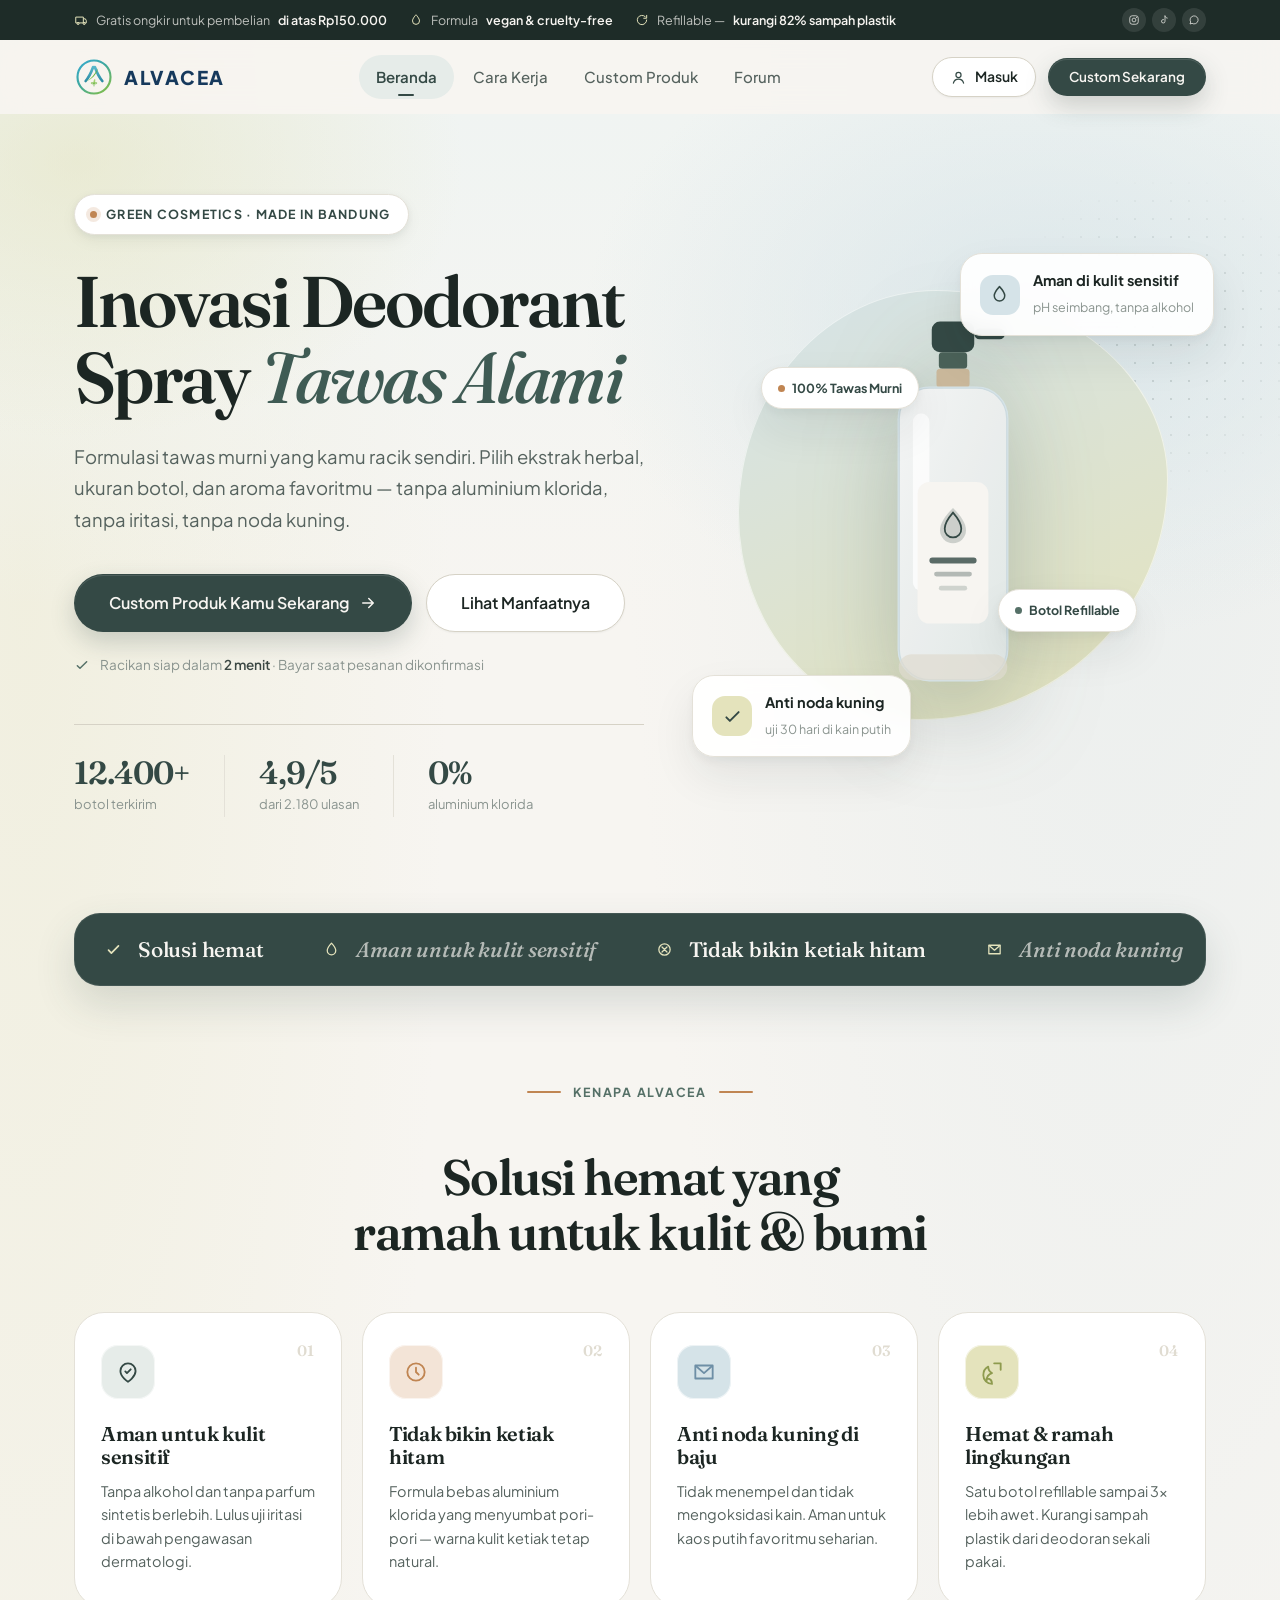
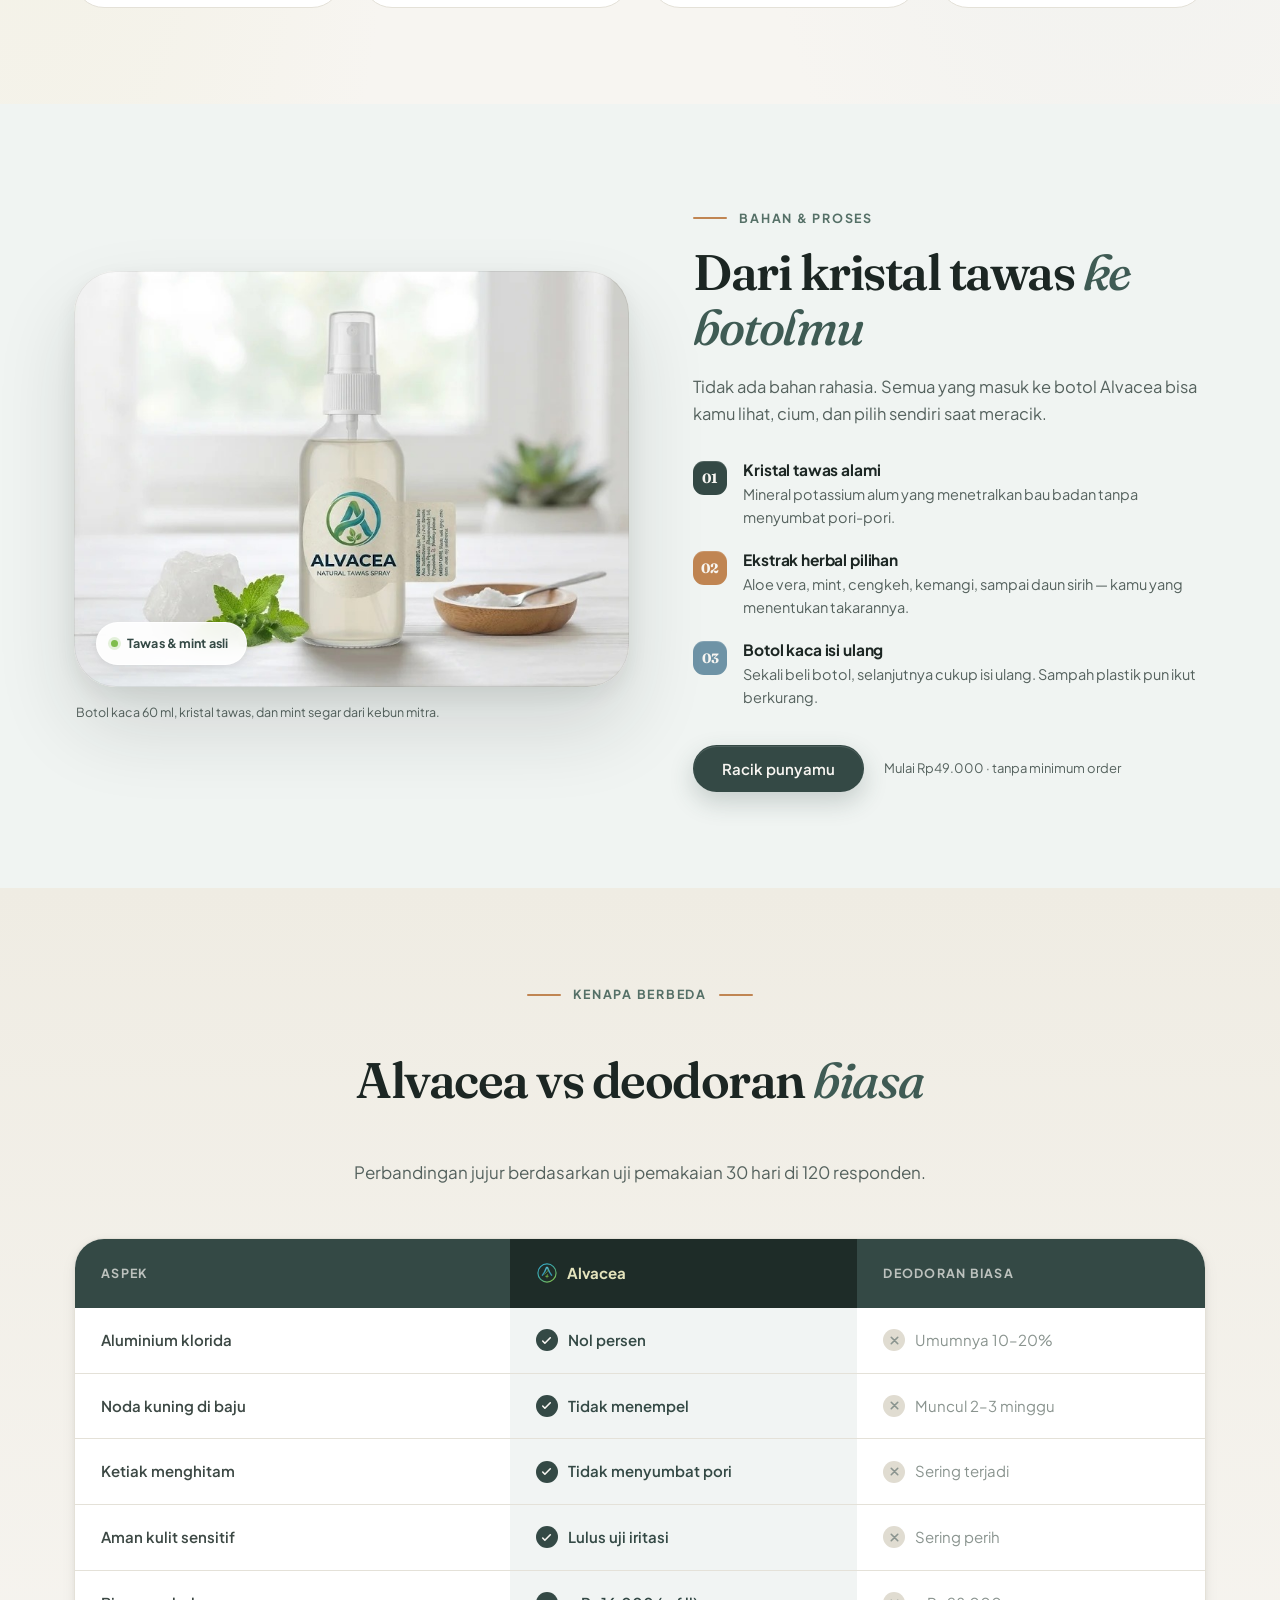
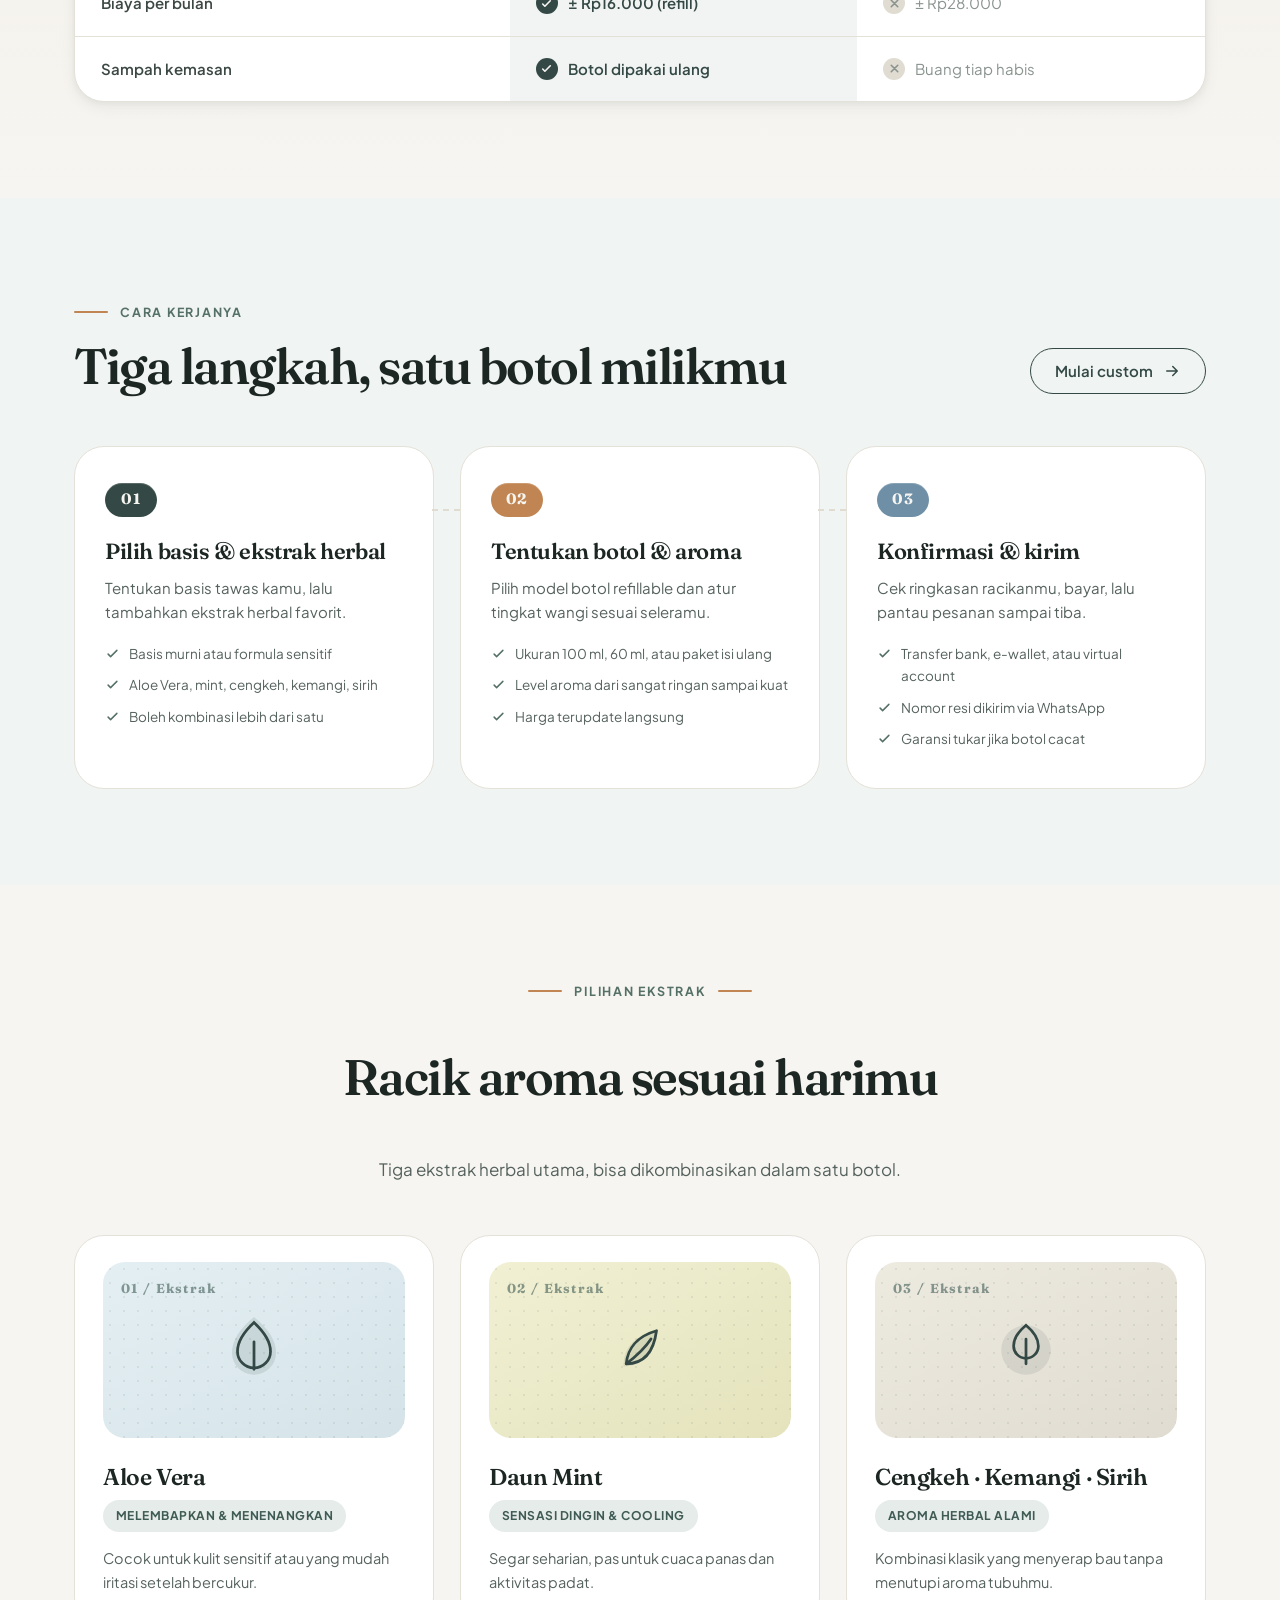
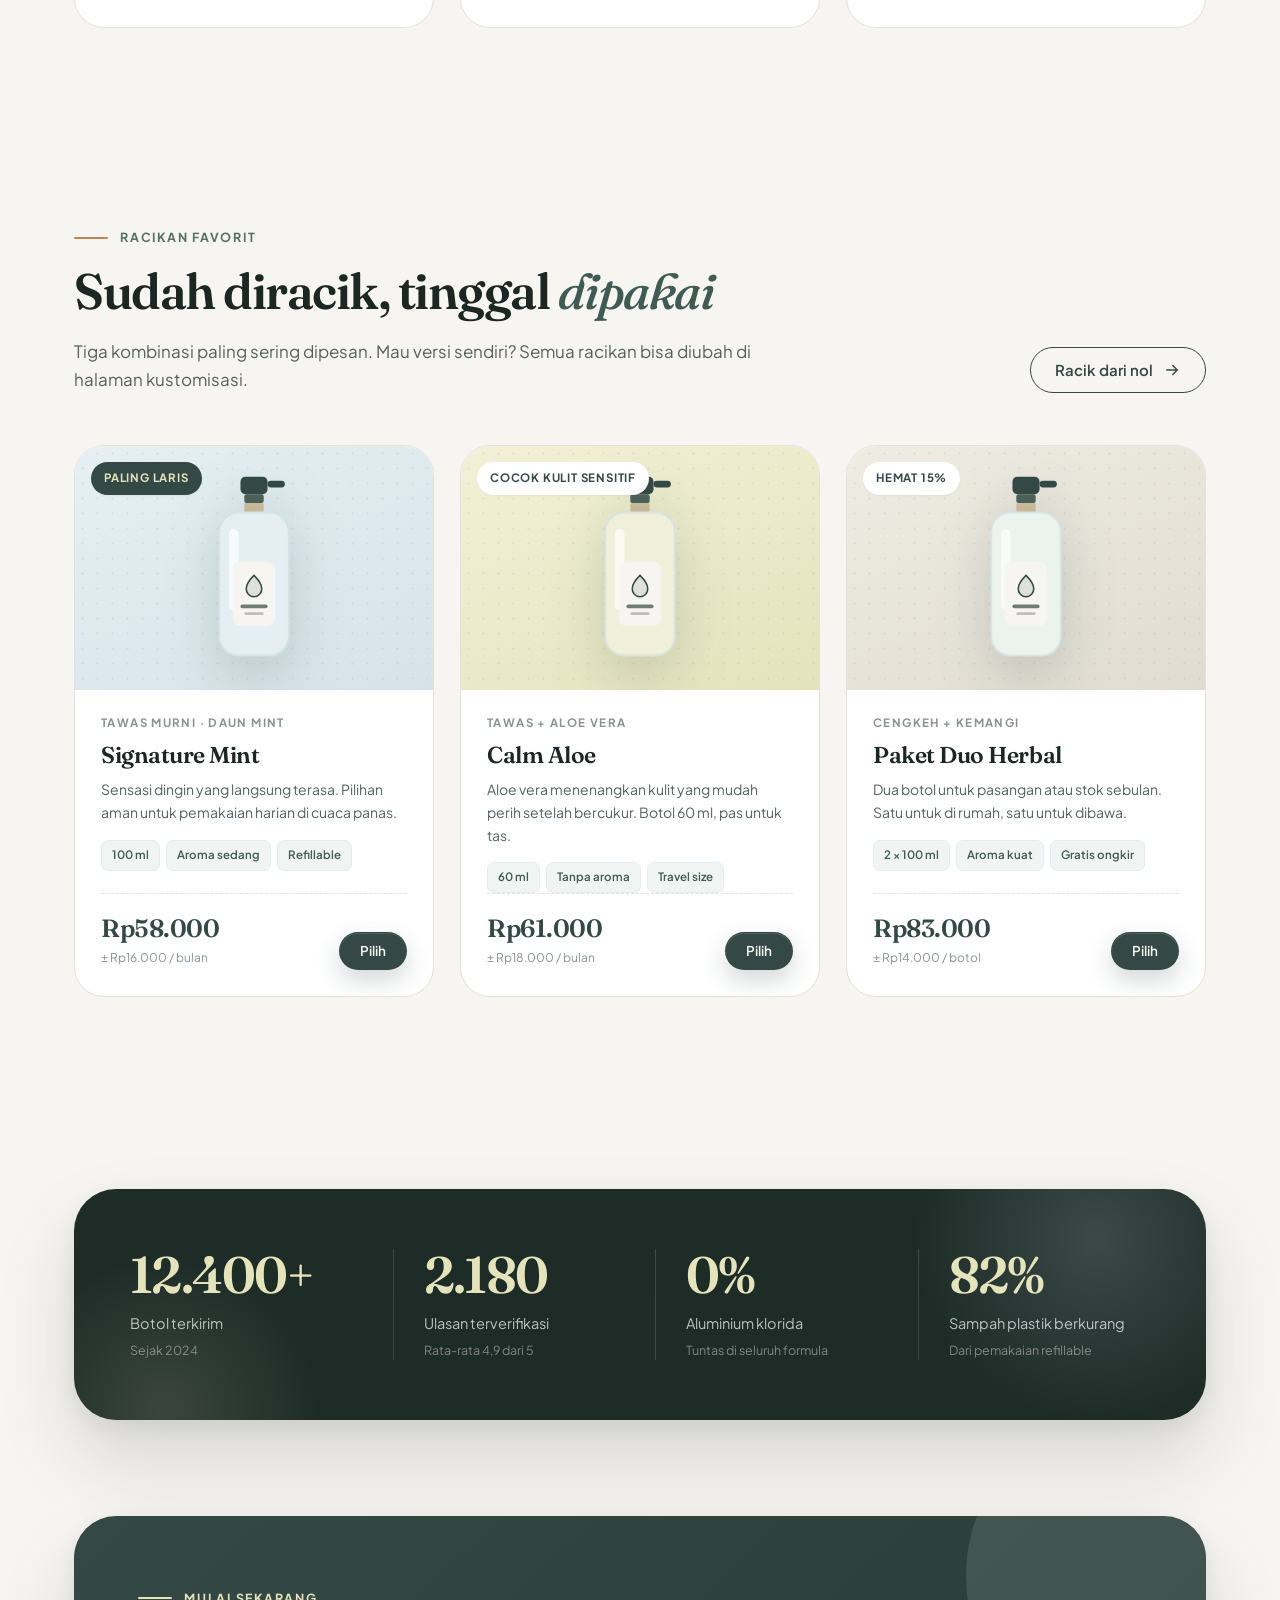
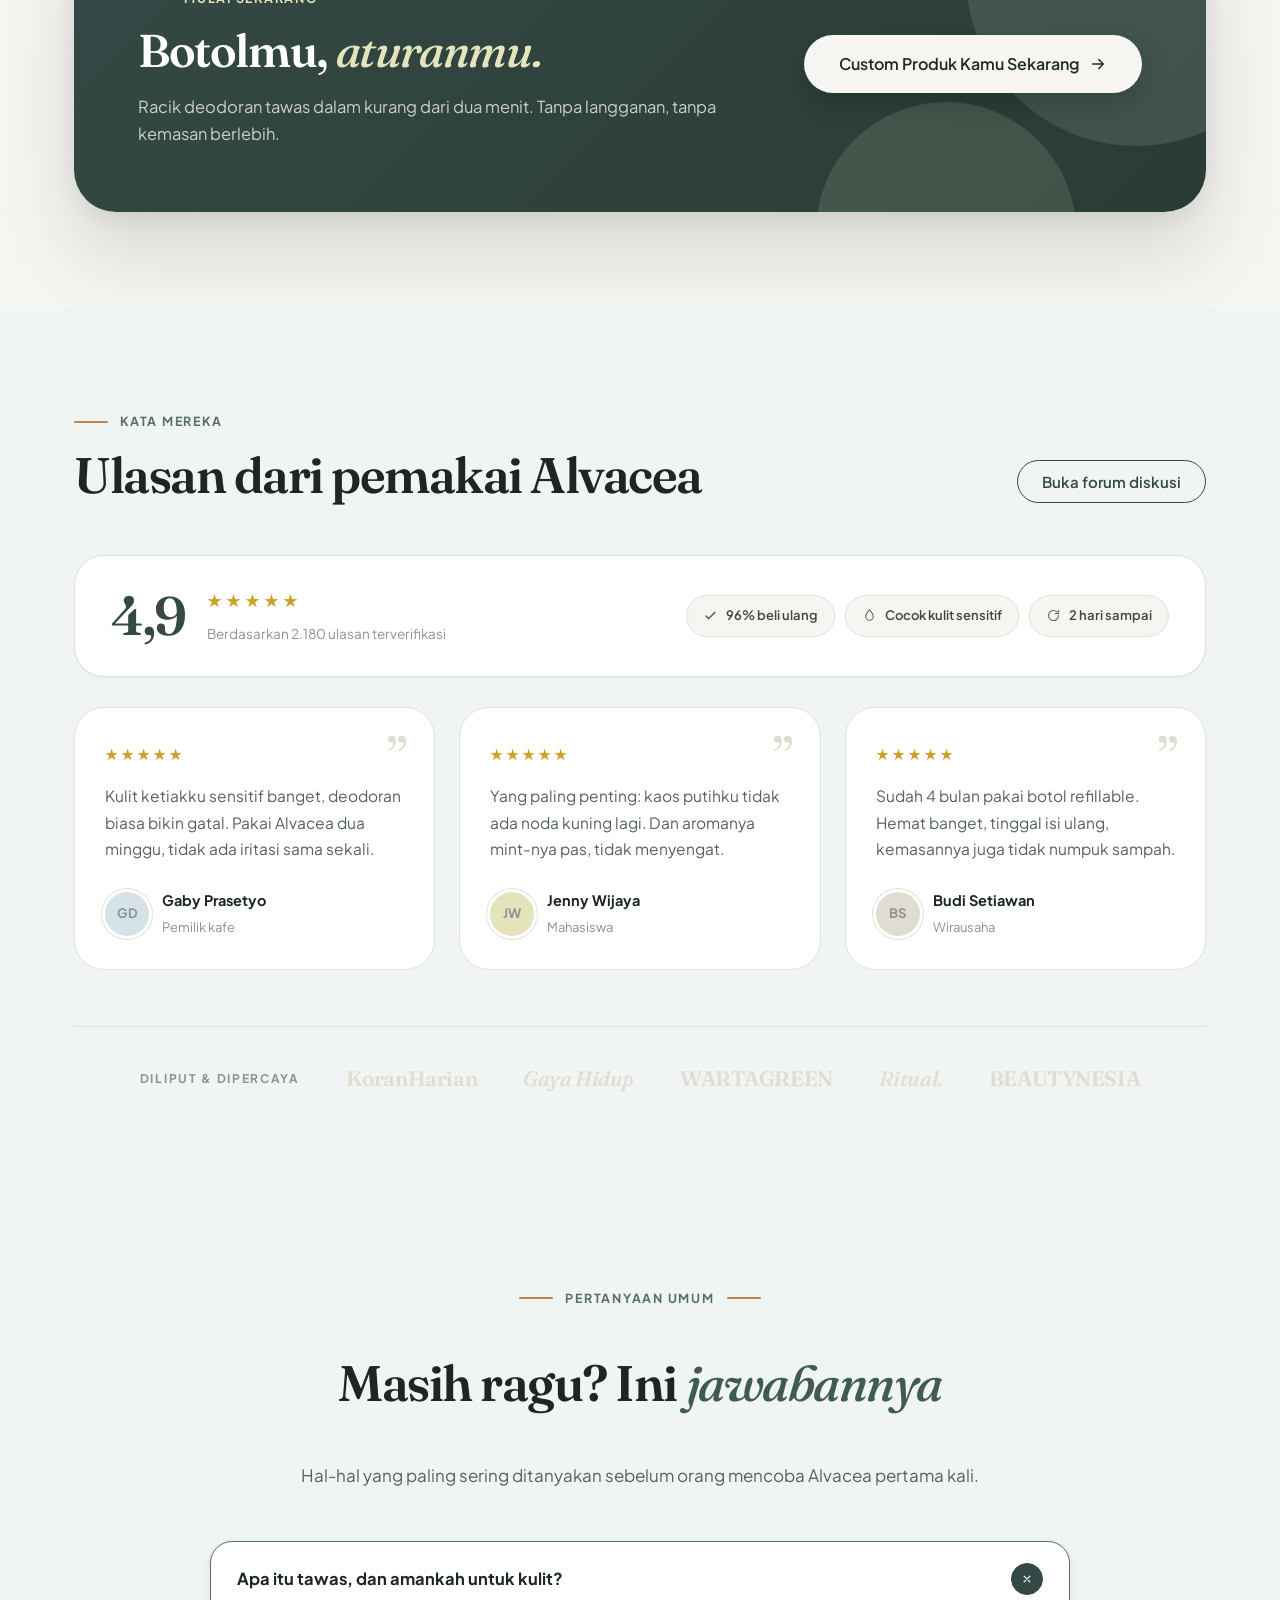
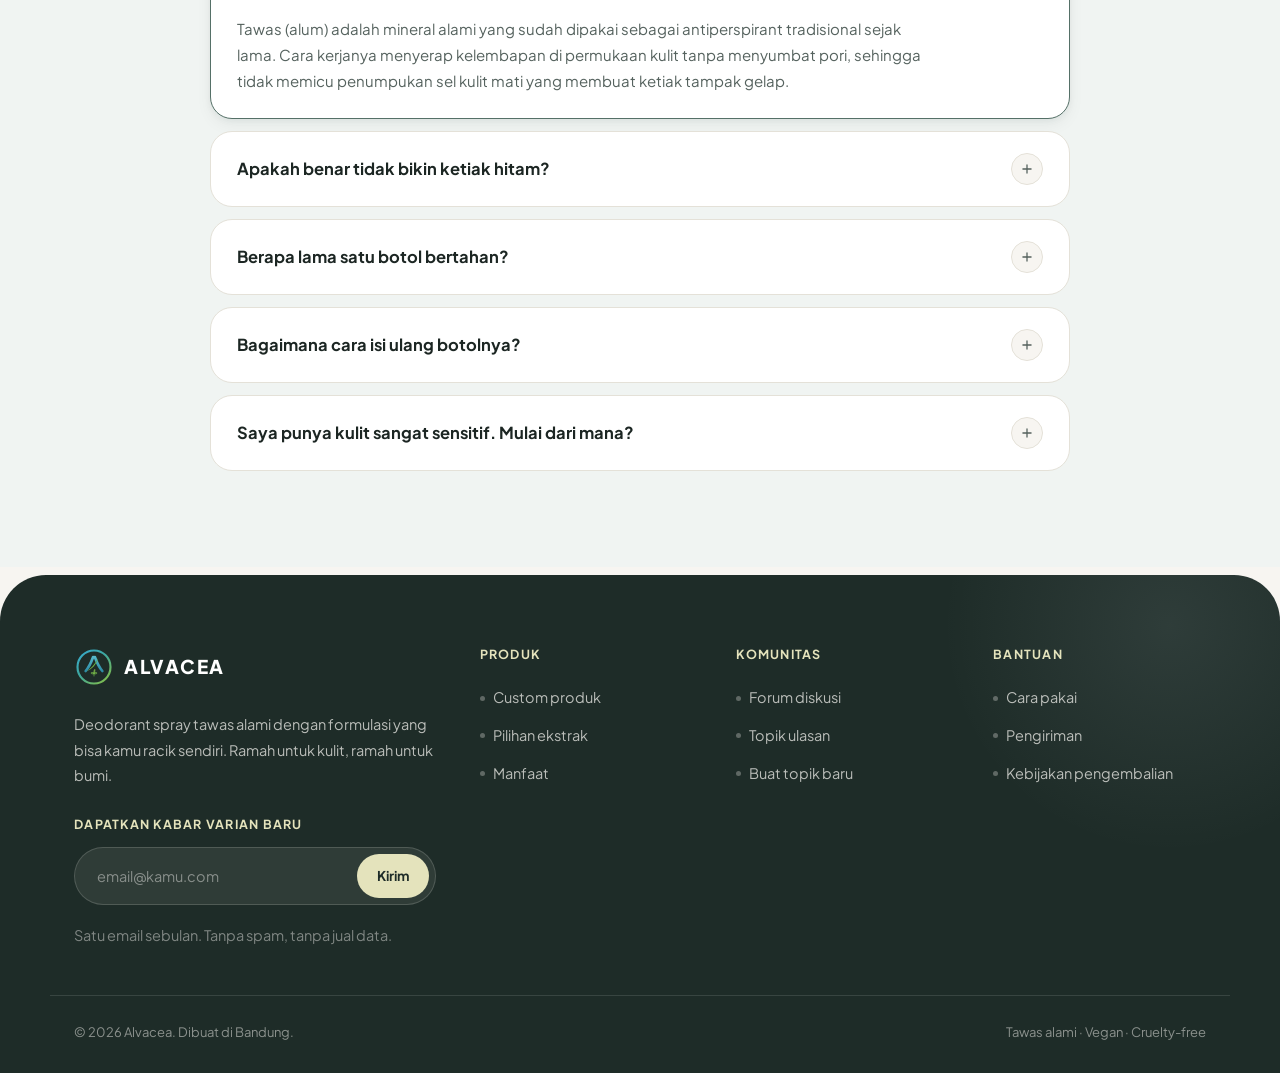
<file: index.html>
<!DOCTYPE html>
<html lang="id">
<head>
<meta charset="UTF-8">
<meta name="viewport" content="width=device-width, initial-scale=1.0">
<title>Alvacea — Inovasi Deodorant Spray Tawas Alami</title>
<meta name="description" content="Deodorant spray tawas alami: hemat, aman untuk kulit sensitif, tidak bikin ketiak hitam, dan anti noda kuning. Custom formulamu sendiri.">
<link rel="preconnect" href="https://fonts.googleapis.com">
<link rel="preconnect" href="https://fonts.gstatic.com" crossorigin>
<link href="https://fonts.googleapis.com/css2?family=Fraunces:opsz,wght@9..144,500;9..144,600;9..144,700&family=Plus+Jakarta+Sans:wght@400;500;600;700;800&display=swap" rel="stylesheet">
<link rel="icon" href="assets/logo-mark.svg" type="image/svg+xml">
<link rel="stylesheet" href="css/style.css?v=12">
</head>
<body>

<div class="topbar">
  <div class="container topbar-inner">
    <div class="topbar-list">
      <span class="topbar-item">
        <svg viewBox="0 0 24 24" fill="none"><path d="M3 7h13v10H3zM16 10h3.5L21 13v4h-5" stroke="currentColor" stroke-width="1.7" stroke-linejoin="round"/><circle cx="7" cy="18" r="1.8" stroke="currentColor" stroke-width="1.7"/><circle cx="17.5" cy="18" r="1.8" stroke="currentColor" stroke-width="1.7"/></svg>
        Gratis ongkir untuk pembelian <strong>di atas Rp150.000</strong>
      </span>
      <span class="topbar-item">
        <svg viewBox="0 0 24 24" fill="none"><path d="M12 3s6 6.4 6 10.5A6 6 0 0 1 6 13.5C6 9.4 12 3 12 3Z" stroke="currentColor" stroke-width="1.7" stroke-linejoin="round"/></svg>
        Formula <strong>vegan &amp; cruelty-free</strong>
      </span>
      <span class="topbar-item">
        <svg viewBox="0 0 24 24" fill="none"><path d="M20 12a8 8 0 1 1-2.34-5.66" stroke="currentColor" stroke-width="1.7" stroke-linecap="round"/><path d="M20 4v5h-5" stroke="currentColor" stroke-width="1.7" stroke-linecap="round" stroke-linejoin="round"/></svg>
        Refillable — <strong>kurangi 82% sampah plastik</strong>
      </span>
    </div>

    <div class="topbar-social">
      <a href="#" aria-label="Instagram"><svg viewBox="0 0 24 24" fill="none"><rect x="3.5" y="3.5" width="17" height="17" rx="5" stroke="currentColor" stroke-width="1.8"/><circle cx="12" cy="12" r="3.8" stroke="currentColor" stroke-width="1.8"/><circle cx="17" cy="7" r="1.2" fill="currentColor"/></svg></a>
      <a href="#" aria-label="TikTok"><svg viewBox="0 0 24 24" fill="none"><path d="M14 4v10.5a3.5 3.5 0 1 1-3-3.46" stroke="currentColor" stroke-width="1.8" stroke-linecap="round"/><path d="M14 4c.6 2.4 2.2 3.8 4.5 4.2" stroke="currentColor" stroke-width="1.8" stroke-linecap="round"/></svg></a>
      <a href="#" aria-label="WhatsApp"><svg viewBox="0 0 24 24" fill="none"><path d="M4 20l1.4-4A8 8 0 1 1 8 18.6L4 20Z" stroke="currentColor" stroke-width="1.8" stroke-linejoin="round"/></svg></a>
    </div>
  </div>
</div>

<header class="site-header" id="siteHeader">
  <div class="container header-inner">
    <a href="index.html" class="brand" aria-label="Alvacea beranda">
      <img class="brand-logo" src="assets/logo-mark.svg" alt="" width="40" height="40">
      <span class="brand-name">Alvacea</span>
    </a>

    <nav class="main-nav" id="mainNav" aria-label="Navigasi utama">
      <a href="index.html" class="nav-link is-active">Beranda</a>
      <a href="index.html#cara-kerja" class="nav-link">Cara Kerja</a>
      <a href="custom.html" class="nav-link">Custom Produk</a>
      <a href="forum.html" class="nav-link">Forum</a>
    </nav>

    <div class="header-actions">
      <div class="auth-slot" data-auth-slot></div>
      <a href="custom.html" class="btn btn-primary btn-sm">Custom Sekarang</a>
      <button class="nav-toggle" id="navToggle" aria-label="Buka menu" aria-expanded="false">
        <span></span><span></span>
      </button>
    </div>
  </div>
</header>

<main>

  <!-- ============ HERO ============ -->
  <section class="hero">
    <div class="container hero-grid">
      <div class="hero-copy">
        <span class="eyebrow">
          <span class="dot"></span>
          Green cosmetics · Made in Bandung
        </span>

        <h1 class="hero-title">
          Inovasi Deodorant<br>
          Spray <em>Tawas Alami</em>
        </h1>

        <p class="hero-lead">
          Formulasi tawas murni yang kamu racik sendiri. Pilih ekstrak herbal,
          ukuran botol, dan aroma favoritmu — tanpa aluminium klorida, tanpa
          iritasi, tanpa noda kuning.
        </p>

        <div class="hero-cta">
          <a href="custom.html" class="btn btn-primary btn-lg">
            Custom Produk Kamu Sekarang
            <svg class="ic" viewBox="0 0 24 24" fill="none" aria-hidden="true"><path d="M5 12h14m-6-6 6 6-6 6" stroke="currentColor" stroke-width="2" stroke-linecap="round" stroke-linejoin="round"/></svg>
          </a>
          <a href="#manfaat" class="btn btn-ghost btn-lg">Lihat Manfaatnya</a>
        </div>

        <p class="hero-note">
          <svg viewBox="0 0 24 24" fill="none"><path d="m5 13 4 4L19 7" stroke="currentColor" stroke-width="2.2" stroke-linecap="round" stroke-linejoin="round"/></svg>
          <span>Racikan siap dalam <strong>2 menit</strong> · Bayar saat pesanan dikonfirmasi</span>
        </p>

        <div class="hero-stats">
          <div class="stat">
            <strong>12.400+</strong>
            <span>botol terkirim</span>
          </div>
          <div class="stat">
            <strong>4,9/5</strong>
            <span>dari 2.180 ulasan</span>
          </div>
          <div class="stat">
            <strong>0%</strong>
            <span>aluminium klorida</span>
          </div>
        </div>
      </div>

      <div class="hero-visual">
        <div class="hero-blob" aria-hidden="true"></div>

        <div class="hero-card hero-card--top">
          <span class="hc-icon hc-icon--sky">
            <svg viewBox="0 0 24 24" fill="none"><path d="M12 3s6 6.4 6 10.5A6 6 0 0 1 6 13.5C6 9.4 12 3 12 3Z" stroke="currentColor" stroke-width="1.7" stroke-linejoin="round"/></svg>
          </span>
          <div>
            <strong>Aman di kulit sensitif</strong>
            <span>pH seimbang, tanpa alkohol</span>
          </div>
        </div>

        <div class="bottle-stage">
          <svg class="bottle" viewBox="0 0 200 340" fill="none" aria-label="Ilustrasi botol deodoran spray Alvacea">
            <defs>
              <linearGradient id="glass" x1="0" y1="0" x2="1" y2="1">
                <stop offset="0" stop-color="#FFFFFF"/>
                <stop offset="1" stop-color="#EAF0EE"/>
              </linearGradient>
            </defs>
            <!-- spray head -->
            <rect x="82" y="14" width="36" height="26" rx="7" fill="#344945"/>
            <rect x="118" y="20" width="26" height="9" rx="4.5" fill="#344945"/>
            <rect x="88" y="40" width="24" height="14" rx="3" fill="#4A6158"/>
            <!-- neck -->
            <rect x="86" y="54" width="28" height="16" rx="3" fill="#C9B79A"/>
            <!-- body -->
            <rect x="54" y="70" width="92" height="248" rx="26" fill="url(#glass)" stroke="#D5E3E8" stroke-width="2"/>
            <rect x="54" y="70" width="92" height="248" rx="26" fill="#344945" opacity=".05"/>
            <!-- highlight -->
            <rect x="66" y="92" width="14" height="150" rx="7" fill="#FFFFFF" opacity=".75"/>
            <!-- label -->
            <rect x="70" y="150" width="60" height="120" rx="10" fill="#F7F5F1"/>
            <path d="M100 172c-7 7-11 13-11 19a11 11 0 0 0 22 0c0-6-4-12-11-19Z" fill="#344945" opacity=".22"/>
            <path d="M100 176c-4 4.6-7 9-7 13.5A7 7 0 0 0 100 197a7 7 0 0 0 7-7.5c0-4.5-3-8.9-7-13.5Z" stroke="#344945" stroke-width="1.5"/>
            <rect x="80" y="214" width="40" height="5" rx="2.5" fill="#344945" opacity=".8"/>
            <rect x="84" y="226" width="32" height="4" rx="2" fill="#344945" opacity=".35"/>
            <rect x="88" y="238" width="24" height="4" rx="2" fill="#344945" opacity=".2"/>
            <!-- base -->
            <rect x="54" y="296" width="92" height="22" rx="11" fill="#E0DCD1" opacity=".7"/>
          </svg>

          <span class="float-chip float-chip--a">100% Tawas Murni</span>
          <span class="float-chip float-chip--b">Botol Refillable</span>
        </div>

        <div class="hero-card hero-card--bottom">
          <span class="hc-icon hc-icon--honey">
            <svg viewBox="0 0 24 24" fill="none"><path d="m5 13 4 4L19 7" stroke="currentColor" stroke-width="2.2" stroke-linecap="round" stroke-linejoin="round"/></svg>
          </span>
          <div>
            <strong>Anti noda kuning</strong>
            <span>uji 30 hari di kain putih</span>
          </div>
        </div>
      </div>
    </div>
  </section>

  <!-- ============ MARQUEE ============ -->
  <div class="marquee" aria-hidden="true">
    <div class="marquee-track">
      <div class="marquee-group">
        <span class="marquee-item"><svg viewBox="0 0 24 24" fill="none"><path d="m5 13 4 4L19 7" stroke="currentColor" stroke-width="2.4" stroke-linecap="round" stroke-linejoin="round"/></svg> Solusi hemat</span>
        <span class="marquee-item is-alt"><svg viewBox="0 0 24 24" fill="none"><path d="M12 3s6 6.4 6 10.5A6 6 0 0 1 6 13.5C6 9.4 12 3 12 3Z" stroke="currentColor" stroke-width="1.8" stroke-linejoin="round"/></svg> Aman untuk kulit sensitif</span>
        <span class="marquee-item"><svg viewBox="0 0 24 24" fill="none"><circle cx="12" cy="12" r="8" stroke="currentColor" stroke-width="1.8"/><path d="m8.5 8.5 7 7M15.5 8.5l-7 7" stroke="currentColor" stroke-width="1.8" stroke-linecap="round"/></svg> Tidak bikin ketiak hitam</span>
        <span class="marquee-item is-alt"><svg viewBox="0 0 24 24" fill="none"><path d="M4 6h16v12H4z" stroke="currentColor" stroke-width="1.8" stroke-linejoin="round"/><path d="M4 6l8 7 8-7" stroke="currentColor" stroke-width="1.8" stroke-linejoin="round"/></svg> Anti noda kuning</span>
        <span class="marquee-item"><svg viewBox="0 0 24 24" fill="none"><path d="M20 12a8 8 0 1 1-2.34-5.66" stroke="currentColor" stroke-width="1.8" stroke-linecap="round"/><path d="M20 4v5h-5" stroke="currentColor" stroke-width="1.8" stroke-linecap="round" stroke-linejoin="round"/></svg> Botol refillable</span>
      </div>
      <div class="marquee-group">
        <span class="marquee-item"><svg viewBox="0 0 24 24" fill="none"><path d="m5 13 4 4L19 7" stroke="currentColor" stroke-width="2.4" stroke-linecap="round" stroke-linejoin="round"/></svg> Solusi hemat</span>
        <span class="marquee-item is-alt"><svg viewBox="0 0 24 24" fill="none"><path d="M12 3s6 6.4 6 10.5A6 6 0 0 1 6 13.5C6 9.4 12 3 12 3Z" stroke="currentColor" stroke-width="1.8" stroke-linejoin="round"/></svg> Aman untuk kulit sensitif</span>
        <span class="marquee-item"><svg viewBox="0 0 24 24" fill="none"><circle cx="12" cy="12" r="8" stroke="currentColor" stroke-width="1.8"/><path d="m8.5 8.5 7 7M15.5 8.5l-7 7" stroke="currentColor" stroke-width="1.8" stroke-linecap="round"/></svg> Tidak bikin ketiak hitam</span>
        <span class="marquee-item is-alt"><svg viewBox="0 0 24 24" fill="none"><path d="M4 6h16v12H4z" stroke="currentColor" stroke-width="1.8" stroke-linejoin="round"/><path d="M4 6l8 7 8-7" stroke="currentColor" stroke-width="1.8" stroke-linejoin="round"/></svg> Anti noda kuning</span>
        <span class="marquee-item"><svg viewBox="0 0 24 24" fill="none"><path d="M20 12a8 8 0 1 1-2.34-5.66" stroke="currentColor" stroke-width="1.8" stroke-linecap="round"/><path d="M20 4v5h-5" stroke="currentColor" stroke-width="1.8" stroke-linecap="round" stroke-linejoin="round"/></svg> Botol refillable</span>
      </div>
    </div>
  </div>

  <!-- ============ MANFAAT ============ -->
  <section class="section" id="manfaat">
    <div class="container">
      <div class="section-head section-head--center">
        <span class="kicker">Kenapa Alvacea</span>
        <h2 class="section-title">Solusi hemat yang<br>ramah untuk kulit &amp; bumi</h2>
      </div>

      <div class="benefit-grid">
        <article class="benefit-card reveal">
          <span class="benefit-index">01</span>
          <span class="benefit-ic">
            <svg viewBox="0 0 24 24" fill="none"><path d="M12 21s-7-4.6-7-10a7 7 0 0 1 14 0c0 5.4-7 10-7 10Z" stroke="currentColor" stroke-width="1.7"/><path d="M9.5 11.5 11 13l3.5-3.5" stroke="currentColor" stroke-width="1.7" stroke-linecap="round" stroke-linejoin="round"/></svg>
          </span>
          <h3>Aman untuk kulit sensitif</h3>
          <p>Tanpa alkohol dan tanpa parfum sintetis berlebih. Lulus uji iritasi di bawah pengawasan dermatologi.</p>
        </article>

        <article class="benefit-card reveal" data-delay="1">
          <span class="benefit-index">02</span>
          <span class="benefit-ic">
            <svg viewBox="0 0 24 24" fill="none"><circle cx="12" cy="12" r="8" stroke="currentColor" stroke-width="1.7"/><path d="M12 8v4l2.5 2.5" stroke="currentColor" stroke-width="1.7" stroke-linecap="round"/></svg>
          </span>
          <h3>Tidak bikin ketiak hitam</h3>
          <p>Formula bebas aluminium klorida yang menyumbat pori-pori — warna kulit ketiak tetap natural.</p>
        </article>

        <article class="benefit-card reveal" data-delay="2">
          <span class="benefit-index">03</span>
          <span class="benefit-ic">
            <svg viewBox="0 0 24 24" fill="none"><path d="M4 6h16v12H4z" stroke="currentColor" stroke-width="1.7" stroke-linejoin="round"/><path d="M4 6l8 7 8-7" stroke="currentColor" stroke-width="1.7" stroke-linejoin="round"/></svg>
          </span>
          <h3>Anti noda kuning di baju</h3>
          <p>Tidak menempel dan tidak mengoksidasi kain. Aman untuk kaos putih favoritmu seharian.</p>
        </article>

        <article class="benefit-card reveal" data-delay="3">
          <span class="benefit-index">04</span>
          <span class="benefit-ic">
            <svg viewBox="0 0 24 24" fill="none"><path d="M7 20c0-4 2-6 5-7-2-1-3.5-3-3.5-6C5.6 8.5 4 11.6 4 15a8 8 0 0 0 8 8c0-3-1.5-5-5-5" stroke="currentColor" stroke-width="1.7" stroke-linecap="round" stroke-linejoin="round"/><path d="M14 4h6v6" stroke="currentColor" stroke-width="1.7" stroke-linecap="round" stroke-linejoin="round"/></svg>
          </span>
          <h3>Hemat &amp; ramah lingkungan</h3>
          <p>Satu botol refillable sampai 3× lebih awet. Kurangi sampah plastik dari deodoran sekali pakai.</p>
        </article>
      </div>
    </div>
  </section>

  <!-- ============ FOTO PRODUK ============ -->
  <section class="section section--tint" id="bahan">
    <div class="container story">
      <figure class="story-figure reveal">
        <div class="story-media">
          <img src="assets/produk.png"
               alt="Botol spray Alvacea di samping kristal tawas, daun mint, dan mangkuk kayu"
               loading="lazy" decoding="async"
               onerror="this.closest('.story-media').classList.add('no-photo')">
          <span class="story-fallback" aria-hidden="true">
            <svg viewBox="0 0 24 24" fill="none"><rect x="3" y="4.5" width="18" height="15" rx="2.5" stroke="currentColor" stroke-width="1.5"/><circle cx="8.6" cy="9.8" r="1.6" stroke="currentColor" stroke-width="1.5"/><path d="M4 17l5-4.6 4 3.2 3-2.4 4 3.6" stroke="currentColor" stroke-width="1.5" stroke-linecap="round" stroke-linejoin="round"/></svg>
            Foto produk
          </span>
          <span class="story-tag"><span class="dot"></span>Tawas &amp; mint asli</span>
        </div>
        <figcaption class="story-caption">Botol kaca 60 ml, kristal tawas, dan mint segar dari kebun mitra.</figcaption>
      </figure>

      <div class="story-copy reveal" data-delay="1">
        <span class="kicker">Bahan &amp; proses</span>
        <h2 class="section-title">Dari kristal tawas <em>ke botolmu</em></h2>
        <p>Tidak ada bahan rahasia. Semua yang masuk ke botol Alvacea bisa kamu lihat, cium, dan pilih sendiri saat meracik.</p>

        <ol class="story-list">
          <li>
            <span class="story-num">01</span>
            <div>
              <h3>Kristal tawas alami</h3>
              <p>Mineral potassium alum yang menetralkan bau badan tanpa menyumbat pori-pori.</p>
            </div>
          </li>
          <li>
            <span class="story-num">02</span>
            <div>
              <h3>Ekstrak herbal pilihan</h3>
              <p>Aloe vera, mint, cengkeh, kemangi, sampai daun sirih — kamu yang menentukan takarannya.</p>
            </div>
          </li>
          <li>
            <span class="story-num">03</span>
            <div>
              <h3>Botol kaca isi ulang</h3>
              <p>Sekali beli botol, selanjutnya cukup isi ulang. Sampah plastik pun ikut berkurang.</p>
            </div>
          </li>
        </ol>

        <div class="story-cta">
          <a href="custom.html" class="btn btn-primary">Racik punyamu</a>
          <span class="story-note">Mulai Rp49.000 · tanpa minimum order</span>
        </div>
      </div>
    </div>
  </section>

  <!-- ============ PERBANDINGAN ============ -->
  <section class="section section--stone" id="bandingkan">
    <div class="container">
      <div class="section-head section-head--center">
        <span class="kicker">Kenapa berbeda</span>
        <h2 class="section-title">Alvacea vs deodoran <em>biasa</em></h2>
        <p class="section-sub">Perbandingan jujur berdasarkan uji pemakaian 30 hari di 120 responden.</p>
      </div>

      <div class="compare reveal">
        <div class="compare-row compare-head" style="display:contents">
          <div class="compare-cell">Aspek</div>
          <div class="compare-cell">
            <span class="compare-brand">
              <img class="brand-logo brand-logo--sm" src="assets/logo-mark.svg" alt="" width="22" height="22">
              Alvacea
            </span>
          </div>
          <div class="compare-cell">Deodoran biasa</div>
        </div>

        <div class="compare-row" style="display:contents">
          <div class="compare-cell">Aluminium klorida</div>
          <div class="compare-cell"><span class="mark mark--yes"><svg viewBox="0 0 24 24" fill="none"><path d="m5 13 4 4L19 7" stroke="currentColor" stroke-width="3" stroke-linecap="round" stroke-linejoin="round"/></svg></span> Nol persen</div>
          <div class="compare-cell"><span class="mark mark--no"><svg viewBox="0 0 24 24" fill="none"><path d="M6 6l12 12M18 6 6 18" stroke="currentColor" stroke-width="3" stroke-linecap="round"/></svg></span> Umumnya 10–20%</div>
        </div>

        <div class="compare-row" style="display:contents">
          <div class="compare-cell">Noda kuning di baju</div>
          <div class="compare-cell"><span class="mark mark--yes"><svg viewBox="0 0 24 24" fill="none"><path d="m5 13 4 4L19 7" stroke="currentColor" stroke-width="3" stroke-linecap="round" stroke-linejoin="round"/></svg></span> Tidak menempel</div>
          <div class="compare-cell"><span class="mark mark--no"><svg viewBox="0 0 24 24" fill="none"><path d="M6 6l12 12M18 6 6 18" stroke="currentColor" stroke-width="3" stroke-linecap="round"/></svg></span> Muncul 2–3 minggu</div>
        </div>

        <div class="compare-row" style="display:contents">
          <div class="compare-cell">Ketiak menghitam</div>
          <div class="compare-cell"><span class="mark mark--yes"><svg viewBox="0 0 24 24" fill="none"><path d="m5 13 4 4L19 7" stroke="currentColor" stroke-width="3" stroke-linecap="round" stroke-linejoin="round"/></svg></span> Tidak menyumbat pori</div>
          <div class="compare-cell"><span class="mark mark--no"><svg viewBox="0 0 24 24" fill="none"><path d="M6 6l12 12M18 6 6 18" stroke="currentColor" stroke-width="3" stroke-linecap="round"/></svg></span> Sering terjadi</div>
        </div>

        <div class="compare-row" style="display:contents">
          <div class="compare-cell">Aman kulit sensitif</div>
          <div class="compare-cell"><span class="mark mark--yes"><svg viewBox="0 0 24 24" fill="none"><path d="m5 13 4 4L19 7" stroke="currentColor" stroke-width="3" stroke-linecap="round" stroke-linejoin="round"/></svg></span> Lulus uji iritasi</div>
          <div class="compare-cell"><span class="mark mark--no"><svg viewBox="0 0 24 24" fill="none"><path d="M6 6l12 12M18 6 6 18" stroke="currentColor" stroke-width="3" stroke-linecap="round"/></svg></span> Sering perih</div>
        </div>

        <div class="compare-row" style="display:contents">
          <div class="compare-cell">Biaya per bulan</div>
          <div class="compare-cell"><span class="mark mark--yes"><svg viewBox="0 0 24 24" fill="none"><path d="m5 13 4 4L19 7" stroke="currentColor" stroke-width="3" stroke-linecap="round" stroke-linejoin="round"/></svg></span> ± Rp16.000 (refill)</div>
          <div class="compare-cell"><span class="mark mark--no"><svg viewBox="0 0 24 24" fill="none"><path d="M6 6l12 12M18 6 6 18" stroke="currentColor" stroke-width="3" stroke-linecap="round"/></svg></span> ± Rp28.000</div>
        </div>

        <div class="compare-row" style="display:contents">
          <div class="compare-cell">Sampah kemasan</div>
          <div class="compare-cell"><span class="mark mark--yes"><svg viewBox="0 0 24 24" fill="none"><path d="m5 13 4 4L19 7" stroke="currentColor" stroke-width="3" stroke-linecap="round" stroke-linejoin="round"/></svg></span> Botol dipakai ulang</div>
          <div class="compare-cell"><span class="mark mark--no"><svg viewBox="0 0 24 24" fill="none"><path d="M6 6l12 12M18 6 6 18" stroke="currentColor" stroke-width="3" stroke-linecap="round"/></svg></span> Buang tiap habis</div>
        </div>
      </div>
    </div>
  </section>

  <!-- ============ CARA KERJA ============ -->
  <section class="section section--tint" id="cara-kerja">
    <div class="container">
      <div class="section-head">
        <div>
          <span class="kicker">Cara kerjanya</span>
          <h2 class="section-title">Tiga langkah, satu botol milikmu</h2>
        </div>
        <a href="custom.html" class="btn btn-outline">Mulai custom
          <svg class="ic" viewBox="0 0 24 24" fill="none"><path d="M5 12h14m-6-6 6 6-6 6" stroke="currentColor" stroke-width="2" stroke-linecap="round" stroke-linejoin="round"/></svg>
        </a>
      </div>

      <ol class="steps">
        <li class="step reveal">
          <span class="step-num">01</span>
          <h3>Pilih basis &amp; ekstrak herbal</h3>
          <p>Tentukan basis tawas kamu, lalu tambahkan ekstrak herbal favorit.</p>
          <ul class="step-list">
            <li><svg viewBox="0 0 24 24" fill="none"><path d="m5 13 4 4L19 7" stroke="currentColor" stroke-width="2.4" stroke-linecap="round" stroke-linejoin="round"/></svg> Basis murni atau formula sensitif</li>
            <li><svg viewBox="0 0 24 24" fill="none"><path d="m5 13 4 4L19 7" stroke="currentColor" stroke-width="2.4" stroke-linecap="round" stroke-linejoin="round"/></svg> Aloe Vera, mint, cengkeh, kemangi, sirih</li>
            <li><svg viewBox="0 0 24 24" fill="none"><path d="m5 13 4 4L19 7" stroke="currentColor" stroke-width="2.4" stroke-linecap="round" stroke-linejoin="round"/></svg> Boleh kombinasi lebih dari satu</li>
          </ul>
        </li>
        <li class="step reveal" data-delay="1">
          <span class="step-num">02</span>
          <h3>Tentukan botol &amp; aroma</h3>
          <p>Pilih model botol refillable dan atur tingkat wangi sesuai seleramu.</p>
          <ul class="step-list">
            <li><svg viewBox="0 0 24 24" fill="none"><path d="m5 13 4 4L19 7" stroke="currentColor" stroke-width="2.4" stroke-linecap="round" stroke-linejoin="round"/></svg> Ukuran 100 ml, 60 ml, atau paket isi ulang</li>
            <li><svg viewBox="0 0 24 24" fill="none"><path d="m5 13 4 4L19 7" stroke="currentColor" stroke-width="2.4" stroke-linecap="round" stroke-linejoin="round"/></svg> Level aroma dari sangat ringan sampai kuat</li>
            <li><svg viewBox="0 0 24 24" fill="none"><path d="m5 13 4 4L19 7" stroke="currentColor" stroke-width="2.4" stroke-linecap="round" stroke-linejoin="round"/></svg> Harga terupdate langsung</li>
          </ul>
        </li>
        <li class="step reveal" data-delay="2">
          <span class="step-num">03</span>
          <h3>Konfirmasi &amp; kirim</h3>
          <p>Cek ringkasan racikanmu, bayar, lalu pantau pesanan sampai tiba.</p>
          <ul class="step-list">
            <li><svg viewBox="0 0 24 24" fill="none"><path d="m5 13 4 4L19 7" stroke="currentColor" stroke-width="2.4" stroke-linecap="round" stroke-linejoin="round"/></svg> Transfer bank, e-wallet, atau virtual account</li>
            <li><svg viewBox="0 0 24 24" fill="none"><path d="m5 13 4 4L19 7" stroke="currentColor" stroke-width="2.4" stroke-linecap="round" stroke-linejoin="round"/></svg> Nomor resi dikirim via WhatsApp</li>
            <li><svg viewBox="0 0 24 24" fill="none"><path d="m5 13 4 4L19 7" stroke="currentColor" stroke-width="2.4" stroke-linecap="round" stroke-linejoin="round"/></svg> Garansi tukar jika botol cacat</li>
          </ul>
        </li>
      </ol>
    </div>
  </section>

  <!-- ============ EKSTRAK ============ -->
  <section class="section" id="ekstrak">
    <div class="container">
      <div class="section-head section-head--center">
        <span class="kicker">Pilihan ekstrak</span>
        <h2 class="section-title">Racik aroma sesuai harimu</h2>
        <p class="section-sub">Tiga ekstrak herbal utama, bisa dikombinasikan dalam satu botol.</p>
      </div>

      <div class="extract-grid">
        <article class="extract-card reveal">
          <div class="extract-visual extract-visual--sky">
            <span class="extract-index">01 / Ekstrak</span>
            <svg viewBox="0 0 64 64" fill="none" aria-hidden="true">
              <path d="M32 8c10 8 16 17 16 26a16 16 0 0 1-32 0C16 25 22 16 32 8Z" fill="#344945" opacity=".12"/>
              <path d="M32 12c7 6.5 12 13.5 12 21a12 12 0 0 1-24 0c0-7.5 5-14.5 12-21Z" stroke="#344945" stroke-width="2"/>
              <path d="M32 26v20" stroke="#344945" stroke-width="2" stroke-linecap="round"/>
            </svg>
          </div>
          <h3>Aloe Vera</h3>
          <p class="extract-tag">Melembapkan &amp; menenangkan</p>
          <p>Cocok untuk kulit sensitif atau yang mudah iritasi setelah bercukur.</p>
        </article>

        <article class="extract-card reveal" data-delay="1">
          <div class="extract-visual extract-visual--honey">
            <span class="extract-index">02 / Ekstrak</span>
            <svg viewBox="0 0 64 64" fill="none" aria-hidden="true">
              <path d="M20 44c0-12 6-22 24-26-2 16-10 26-24 26Z" fill="#344945" opacity=".12"/>
              <path d="M22 42c1-11 8-20 22-24-2 15-9 24-22 24Z" stroke="#344945" stroke-width="2" stroke-linejoin="round"/>
              <path d="M22 42c8-6 14-12 18-18" stroke="#344945" stroke-width="2" stroke-linecap="round"/>
            </svg>
          </div>
          <h3>Daun Mint</h3>
          <p class="extract-tag">Sensasi dingin &amp; cooling</p>
          <p>Segar seharian, pas untuk cuaca panas dan aktivitas padat.</p>
        </article>

        <article class="extract-card reveal" data-delay="2">
          <div class="extract-visual extract-visual--stone">
            <span class="extract-index">03 / Ekstrak</span>
            <svg viewBox="0 0 64 64" fill="none" aria-hidden="true">
              <circle cx="32" cy="32" r="18" fill="#344945" opacity=".1"/>
              <path d="M32 14c6 5 9 10 9 15a9 9 0 0 1-18 0c0-5 3-10 9-15Z" stroke="#344945" stroke-width="2"/>
              <path d="M32 24v18" stroke="#344945" stroke-width="2" stroke-linecap="round"/>
            </svg>
          </div>
          <h3>Cengkeh · Kemangi · Sirih</h3>
          <p class="extract-tag">Aroma herbal alami</p>
          <p>Kombinasi klasik yang menyerap bau tanpa menutupi aroma tubuhmu.</p>
        </article>
      </div>
    </div>
  </section>

  <!-- ============ RACIKAN FAVORIT ============ -->
  <section class="section" id="racikan">
    <div class="container">
      <div class="section-head">
        <div>
          <span class="kicker">Racikan favorit</span>
          <h2 class="section-title">Sudah diracik, tinggal <em>dipakai</em></h2>
          <p class="section-sub">Tiga kombinasi paling sering dipesan. Mau versi sendiri? Semua racikan bisa diubah di halaman kustomisasi.</p>
        </div>
        <a href="custom.html" class="btn btn-outline">Racik dari nol
          <svg class="ic" viewBox="0 0 24 24" fill="none"><path d="M5 12h14m-6-6 6 6-6 6" stroke="currentColor" stroke-width="2" stroke-linecap="round" stroke-linejoin="round"/></svg>
        </a>
      </div>

      <div class="product-grid">
        <article class="product-card reveal">
          <div class="product-media product-media--sky">
            <span class="product-badge product-badge--hot">Paling laris</span>
            <svg class="product-bottle" viewBox="0 0 120 200" fill="none" style="--liq:#CFE2E9" aria-hidden="true">
              <rect x="46" y="6" width="28" height="18" rx="5" fill="#344945"/>
              <rect x="74" y="10" width="18" height="7" rx="3.5" fill="#344945"/>
              <rect x="50" y="24" width="20" height="9" rx="2" fill="#4A6158"/>
              <rect x="50" y="33" width="20" height="10" rx="2" fill="#C9B79A"/>
              <rect x="24" y="43" width="72" height="148" rx="20" fill="#FFFFFF" stroke="#D5E3E8" stroke-width="2"/>
              <rect x="24" y="43" width="72" height="148" rx="20" fill="var(--liq)" opacity=".55"/>
              <rect x="34" y="60" width="10" height="84" rx="5" fill="#FFFFFF" opacity=".7"/>
              <rect x="38" y="94" width="44" height="66" rx="8" fill="#F7F5F1"/>
              <path d="M60 108c-5 5-8 9-8 13.5A8 8 0 0 0 60 130a8 8 0 0 0 8-8.5c0-4.5-3-8.5-8-13.5Z" stroke="#344945" stroke-width="1.6" fill="#344945" fill-opacity=".12"/>
              <rect x="46" y="138" width="28" height="4" rx="2" fill="#344945" opacity=".7"/>
              <rect x="50" y="146" width="20" height="3" rx="1.5" fill="#344945" opacity=".3"/>
            </svg>
          </div>
          <div class="product-body">
            <span class="product-kicker">Tawas murni · Daun mint</span>
            <h3 class="product-name">Signature Mint</h3>
            <p class="product-desc">Sensasi dingin yang langsung terasa. Pilihan aman untuk pemakaian harian di cuaca panas.</p>
            <div class="product-notes">
              <span class="product-note">100 ml</span>
              <span class="product-note">Aroma sedang</span>
              <span class="product-note">Refillable</span>
            </div>
            <div class="product-foot">
              <div class="product-price">
                <strong>Rp58.000</strong>
                <span>± Rp16.000 / bulan</span>
              </div>
              <a href="custom.html" class="btn btn-primary btn-sm">Pilih</a>
            </div>
          </div>
        </article>

        <article class="product-card reveal" data-delay="1">
          <div class="product-media product-media--honey">
            <span class="product-badge">Cocok kulit sensitif</span>
            <svg class="product-bottle" viewBox="0 0 120 200" fill="none" style="--liq:#E4E3BC" aria-hidden="true">
              <rect x="46" y="6" width="28" height="18" rx="5" fill="#344945"/>
              <rect x="74" y="10" width="18" height="7" rx="3.5" fill="#344945"/>
              <rect x="50" y="24" width="20" height="9" rx="2" fill="#4A6158"/>
              <rect x="50" y="33" width="20" height="10" rx="2" fill="#C9B79A"/>
              <rect x="24" y="43" width="72" height="148" rx="20" fill="#FFFFFF" stroke="#D5E3E8" stroke-width="2"/>
              <rect x="24" y="43" width="72" height="148" rx="20" fill="var(--liq)" opacity=".55"/>
              <rect x="34" y="60" width="10" height="84" rx="5" fill="#FFFFFF" opacity=".7"/>
              <rect x="38" y="94" width="44" height="66" rx="8" fill="#F7F5F1"/>
              <path d="M60 108c-5 5-8 9-8 13.5A8 8 0 0 0 60 130a8 8 0 0 0 8-8.5c0-4.5-3-8.5-8-13.5Z" stroke="#344945" stroke-width="1.6" fill="#344945" fill-opacity=".12"/>
              <rect x="46" y="138" width="28" height="4" rx="2" fill="#344945" opacity=".7"/>
              <rect x="50" y="146" width="20" height="3" rx="1.5" fill="#344945" opacity=".3"/>
            </svg>
          </div>
          <div class="product-body">
            <span class="product-kicker">Tawas + aloe vera</span>
            <h3 class="product-name">Calm Aloe</h3>
            <p class="product-desc">Aloe vera menenangkan kulit yang mudah perih setelah bercukur. Botol 60 ml, pas untuk tas.</p>
            <div class="product-notes">
              <span class="product-note">60 ml</span>
              <span class="product-note">Tanpa aroma</span>
              <span class="product-note">Travel size</span>
            </div>
            <div class="product-foot">
              <div class="product-price">
                <strong>Rp61.000</strong>
                <span>± Rp18.000 / bulan</span>
              </div>
              <a href="custom.html" class="btn btn-primary btn-sm">Pilih</a>
            </div>
          </div>
        </article>

        <article class="product-card reveal" data-delay="2">
          <div class="product-media product-media--stone">
            <span class="product-badge">Hemat 15%</span>
            <svg class="product-bottle" viewBox="0 0 120 200" fill="none" style="--liq:#DCE7DE" aria-hidden="true">
              <rect x="46" y="6" width="28" height="18" rx="5" fill="#344945"/>
              <rect x="74" y="10" width="18" height="7" rx="3.5" fill="#344945"/>
              <rect x="50" y="24" width="20" height="9" rx="2" fill="#4A6158"/>
              <rect x="50" y="33" width="20" height="10" rx="2" fill="#C9B79A"/>
              <rect x="24" y="43" width="72" height="148" rx="20" fill="#FFFFFF" stroke="#D5E3E8" stroke-width="2"/>
              <rect x="24" y="43" width="72" height="148" rx="20" fill="var(--liq)" opacity=".55"/>
              <rect x="34" y="60" width="10" height="84" rx="5" fill="#FFFFFF" opacity=".7"/>
              <rect x="38" y="94" width="44" height="66" rx="8" fill="#F7F5F1"/>
              <path d="M60 108c-5 5-8 9-8 13.5A8 8 0 0 0 60 130a8 8 0 0 0 8-8.5c0-4.5-3-8.5-8-13.5Z" stroke="#344945" stroke-width="1.6" fill="#344945" fill-opacity=".12"/>
              <rect x="46" y="138" width="28" height="4" rx="2" fill="#344945" opacity=".7"/>
              <rect x="50" y="146" width="20" height="3" rx="1.5" fill="#344945" opacity=".3"/>
            </svg>
          </div>
          <div class="product-body">
            <span class="product-kicker">Cengkeh + kemangi</span>
            <h3 class="product-name">Paket Duo Herbal</h3>
            <p class="product-desc">Dua botol untuk pasangan atau stok sebulan. Satu untuk di rumah, satu untuk dibawa.</p>
            <div class="product-notes">
              <span class="product-note">2 × 100 ml</span>
              <span class="product-note">Aroma kuat</span>
              <span class="product-note">Gratis ongkir</span>
            </div>
            <div class="product-foot">
              <div class="product-price">
                <strong>Rp83.000</strong>
                <span>± Rp14.000 / botol</span>
              </div>
              <a href="custom.html" class="btn btn-primary btn-sm">Pilih</a>
            </div>
          </div>
        </article>
      </div>
    </div>
  </section>

  <!-- ============ STATISTIK ============ -->
  <section class="section">
    <div class="container">
      <div class="stat-band reveal">
        <div class="band-item">
          <div class="band-num">12.400+</div>
          <div class="band-label">Botol terkirim</div>
          <div class="band-sub">Sejak 2024</div>
        </div>
        <div class="band-item">
          <div class="band-num">2.180</div>
          <div class="band-label">Ulasan terverifikasi</div>
          <div class="band-sub">Rata-rata 4,9 dari 5</div>
        </div>
        <div class="band-item">
          <div class="band-num">0%</div>
          <div class="band-label">Aluminium klorida</div>
          <div class="band-sub">Tuntas di seluruh formula</div>
        </div>
        <div class="band-item">
          <div class="band-num">82%</div>
          <div class="band-label">Sampah plastik berkurang</div>
          <div class="band-sub">Dari pemakaian refillable</div>
        </div>
      </div>
    </div>
  </section>

  <!-- ============ CTA ============ -->
  <section class="section" style="padding-top:0">
    <div class="container">
      <div class="cta-band reveal">
        <div class="cta-copy">
          <span class="kicker">Mulai sekarang</span>
          <h2>Botolmu, <em>aturanmu.</em></h2>
          <p>Racik deodoran tawas dalam kurang dari dua menit. Tanpa langganan, tanpa kemasan berlebih.</p>
        </div>
        <a href="custom.html" class="btn btn-light btn-lg">
          Custom Produk Kamu Sekarang
          <svg class="ic" viewBox="0 0 24 24" fill="none"><path d="M5 12h14m-6-6 6 6-6 6" stroke="currentColor" stroke-width="2" stroke-linecap="round" stroke-linejoin="round"/></svg>
        </a>
      </div>
    </div>
  </section>

  <!-- ============ ULASAN ============ -->
  <section class="section section--tint" id="ulasan">
    <div class="container">
      <div class="section-head">
        <div>
          <span class="kicker">Kata mereka</span>
          <h2 class="section-title">Ulasan dari pemakai Alvacea</h2>
        </div>
        <a href="forum.html" class="btn btn-outline">Buka forum diskusi</a>
      </div>

      <div class="reviews-head reveal">
        <div class="rating-score">
          <div class="rating-big">4,9</div>
          <div class="rating-meta">
            <div class="stars" aria-hidden="true">★★★★★</div>
            <span>Berdasarkan 2.180 ulasan terverifikasi</span>
          </div>
        </div>
        <div class="rating-badges">
          <span class="rating-badge">
            <svg viewBox="0 0 24 24" fill="none"><path d="m5 13 4 4L19 7" stroke="currentColor" stroke-width="2.4" stroke-linecap="round" stroke-linejoin="round"/></svg>
            96% beli ulang
          </span>
          <span class="rating-badge">
            <svg viewBox="0 0 24 24" fill="none"><path d="M12 3s6 6.4 6 10.5A6 6 0 0 1 6 13.5C6 9.4 12 3 12 3Z" stroke="currentColor" stroke-width="1.8" stroke-linejoin="round"/></svg>
            Cocok kulit sensitif
          </span>
          <span class="rating-badge">
            <svg viewBox="0 0 24 24" fill="none"><path d="M20 12a8 8 0 1 1-2.34-5.66" stroke="currentColor" stroke-width="1.8" stroke-linecap="round"/><path d="M20 4v5h-5" stroke="currentColor" stroke-width="1.8" stroke-linecap="round" stroke-linejoin="round"/></svg>
            2 hari sampai
          </span>
        </div>
      </div>

      <div class="review-grid">
        <figure class="review-card reveal">
          <span class="review-quote" aria-hidden="true">”</span>
          <div class="stars" aria-label="Rating 5 dari 5">★★★★★</div>
          <blockquote>Kulit ketiakku sensitif banget, deodoran biasa bikin gatal. Pakai Alvacea dua minggu, tidak ada iritasi sama sekali.</blockquote>
          <figcaption>
            <span class="avatar" style="--av:#D5E3E8">GD</span>
            <div><strong>Gaby Prasetyo</strong><span>Pemilik kafe</span></div>
          </figcaption>
        </figure>

        <figure class="review-card reveal" data-delay="1">
          <span class="review-quote" aria-hidden="true">”</span>
          <div class="stars" aria-label="Rating 5 dari 5">★★★★★</div>
          <blockquote>Yang paling penting: kaos putihku tidak ada noda kuning lagi. Dan aromanya mint-nya pas, tidak menyengat.</blockquote>
          <figcaption>
            <span class="avatar" style="--av:#E4E3BC">JW</span>
            <div><strong>Jenny Wijaya</strong><span>Mahasiswa</span></div>
          </figcaption>
        </figure>

        <figure class="review-card reveal" data-delay="2">
          <span class="review-quote" aria-hidden="true">”</span>
          <div class="stars" aria-label="Rating 5 dari 5">★★★★★</div>
          <blockquote>Sudah 4 bulan pakai botol refillable. Hemat banget, tinggal isi ulang, kemasannya juga tidak numpuk sampah.</blockquote>
          <figcaption>
            <span class="avatar" style="--av:#E0DCD1">BS</span>
            <div><strong>Budi Setiawan</strong><span>Wirausaha</span></div>
          </figcaption>
        </figure>
      </div>

      <div class="press reveal">
        <span class="press-label">Diliput &amp; dipercaya</span>
        <span class="press-item">KoranHarian</span>
        <span class="press-item is-italic">Gaya Hidup</span>
        <span class="press-item">WARTAGREEN</span>
        <span class="press-item is-italic">Ritual.</span>
        <span class="press-item">BEAUTYNESIA</span>
      </div>
    </div>
  </section>

  <!-- ============ FAQ ============ -->
  <section class="section section--tint" id="faq">
    <div class="container">
      <div class="section-head section-head--center">
        <span class="kicker">Pertanyaan umum</span>
        <h2 class="section-title">Masih ragu? Ini <em>jawabannya</em></h2>
        <p class="section-sub">Hal-hal yang paling sering ditanyakan sebelum orang mencoba Alvacea pertama kali.</p>
      </div>

      <div class="faq" id="faqList">
        <div class="faq-item is-open">
          <button class="faq-q" type="button" aria-expanded="true">
            Apa itu tawas, dan amankah untuk kulit?
            <span class="faq-icon" aria-hidden="true">
              <svg viewBox="0 0 24 24" fill="none"><path d="M12 5v14M5 12h14" stroke="currentColor" stroke-width="2.2" stroke-linecap="round"/></svg>
            </span>
          </button>
          <div class="faq-a"><div>
            <p>Tawas (alum) adalah mineral alami yang sudah dipakai sebagai antiperspirant tradisional sejak lama. Cara kerjanya menyerap kelembapan di permukaan kulit tanpa menyumbat pori, sehingga tidak memicu penumpukan sel kulit mati yang membuat ketiak tampak gelap.</p>
          </div></div>
        </div>

        <div class="faq-item">
          <button class="faq-q" type="button" aria-expanded="false">
            Apakah benar tidak bikin ketiak hitam?
            <span class="faq-icon" aria-hidden="true">
              <svg viewBox="0 0 24 24" fill="none"><path d="M12 5v14M5 12h14" stroke="currentColor" stroke-width="2.2" stroke-linecap="round"/></svg>
            </span>
          </button>
          <div class="faq-a"><div>
            <p>Ketiak menghitam umumnya disebabkan aluminium klorida yang menyumbat pori dan iritasi berulang. Formula kami bebas aluminium klorida dan alkohol, jadi tidak ada penumpukan residu. Pada uji 30 hari, 94% responden melaporkan warna kulit ketiak tidak berubah.</p>
          </div></div>
        </div>

        <div class="faq-item">
          <button class="faq-q" type="button" aria-expanded="false">
            Berapa lama satu botol bertahan?
            <span class="faq-icon" aria-hidden="true">
              <svg viewBox="0 0 24 24" fill="none"><path d="M12 5v14M5 12h14" stroke="currentColor" stroke-width="2.2" stroke-linecap="round"/></svg>
            </span>
          </button>
          <div class="faq-a"><div>
            <p>Botol 100 ml cukup untuk sekitar 6–8 minggu pemakaian rutin (2–3 semprotan per ketiak per hari). Kalau kamu memakai paket isi ulang, biaya per bulannya turun jadi sekitar Rp16.000.</p>
          </div></div>
        </div>

        <div class="faq-item">
          <button class="faq-q" type="button" aria-expanded="false">
            Bagaimana cara isi ulang botolnya?
            <span class="faq-icon" aria-hidden="true">
              <svg viewBox="0 0 24 24" fill="none"><path d="M12 5v14M5 12h14" stroke="currentColor" stroke-width="2.2" stroke-linecap="round"/></svg>
            </span>
          </button>
          <div class="faq-a"><div>
            <p>Beli paket isi ulang (refill pack) berisi larutan tawas pekat. Buka kepala spray, tuang isi refill ke botol yang sudah dicuci, lalu kencangkan kembali. Satu botol dirancang untuk dipakai ulang puluhan kali.</p>
          </div></div>
        </div>

        <div class="faq-item">
          <button class="faq-q" type="button" aria-expanded="false">
            Saya punya kulit sangat sensitif. Mulai dari mana?
            <span class="faq-icon" aria-hidden="true">
              <svg viewBox="0 0 24 24" fill="none"><path d="M12 5v14M5 12h14" stroke="currentColor" stroke-width="2.2" stroke-linecap="round"/></svg>
            </span>
          </button>
          <div class="faq-a"><div>
            <p>Mulai dari basis “Tawas + Aloe Vera”, pilih “Tanpa aroma”, dan set intensitas aroma ke sangat ringan. Coba 3–4 hari pertama di area kecil. Kalau nyaman, kamu bisa menambahkan ekstrak lain satu per satu.</p>
          </div></div>
        </div>
      </div>
    </div>
  </section>

</main>

<footer class="site-footer">
  <div class="container footer-grid">
    <div class="footer-brand">
      <a href="index.html" class="brand">
        <img class="brand-logo" src="assets/logo-mark.svg" alt="" width="40" height="40">
        <span class="brand-name">Alvacea</span>
      </a>
      <p>Deodorant spray tawas alami dengan formulasi yang bisa kamu racik sendiri. Ramah untuk kulit, ramah untuk bumi.</p>

      <div class="newsletter">
        <span class="newsletter-label">Dapatkan kabar varian baru</span>
        <form class="newsletter-form" id="newsletterForm">
          <input type="email" placeholder="email@kamu.com" aria-label="Alamat email" required>
          <button type="submit">Kirim</button>
        </form>
        <p class="newsletter-note">Satu email sebulan. Tanpa spam, tanpa jual data.</p>
      </div>
    </div>

    <div class="footer-col">
      <h4>Produk</h4>
      <a href="custom.html">Custom produk</a>
      <a href="index.html#ekstrak">Pilihan ekstrak</a>
      <a href="index.html#manfaat">Manfaat</a>
    </div>

    <div class="footer-col">
      <h4>Komunitas</h4>
      <a href="forum.html">Forum diskusi</a>
      <a href="forum.html#topik">Topik ulasan</a>
      <a href="forum.html#buat">Buat topik baru</a>
    </div>

    <div class="footer-col">
      <h4>Bantuan</h4>
      <a href="#">Cara pakai</a>
      <a href="#">Pengiriman</a>
      <a href="#">Kebijakan pengembalian</a>
    </div>
  </div>

  <div class="container footer-bottom">
    <span>© 2026 Alvacea. Dibuat di Bandung.</span>
    <span>Tawas alami · Vegan · Cruelty-free</span>
  </div>
</footer>

<script src="js/auth.js?v=2"></script>
<script src="js/main.js?v=4"></script>
</body>
</html>
</file>
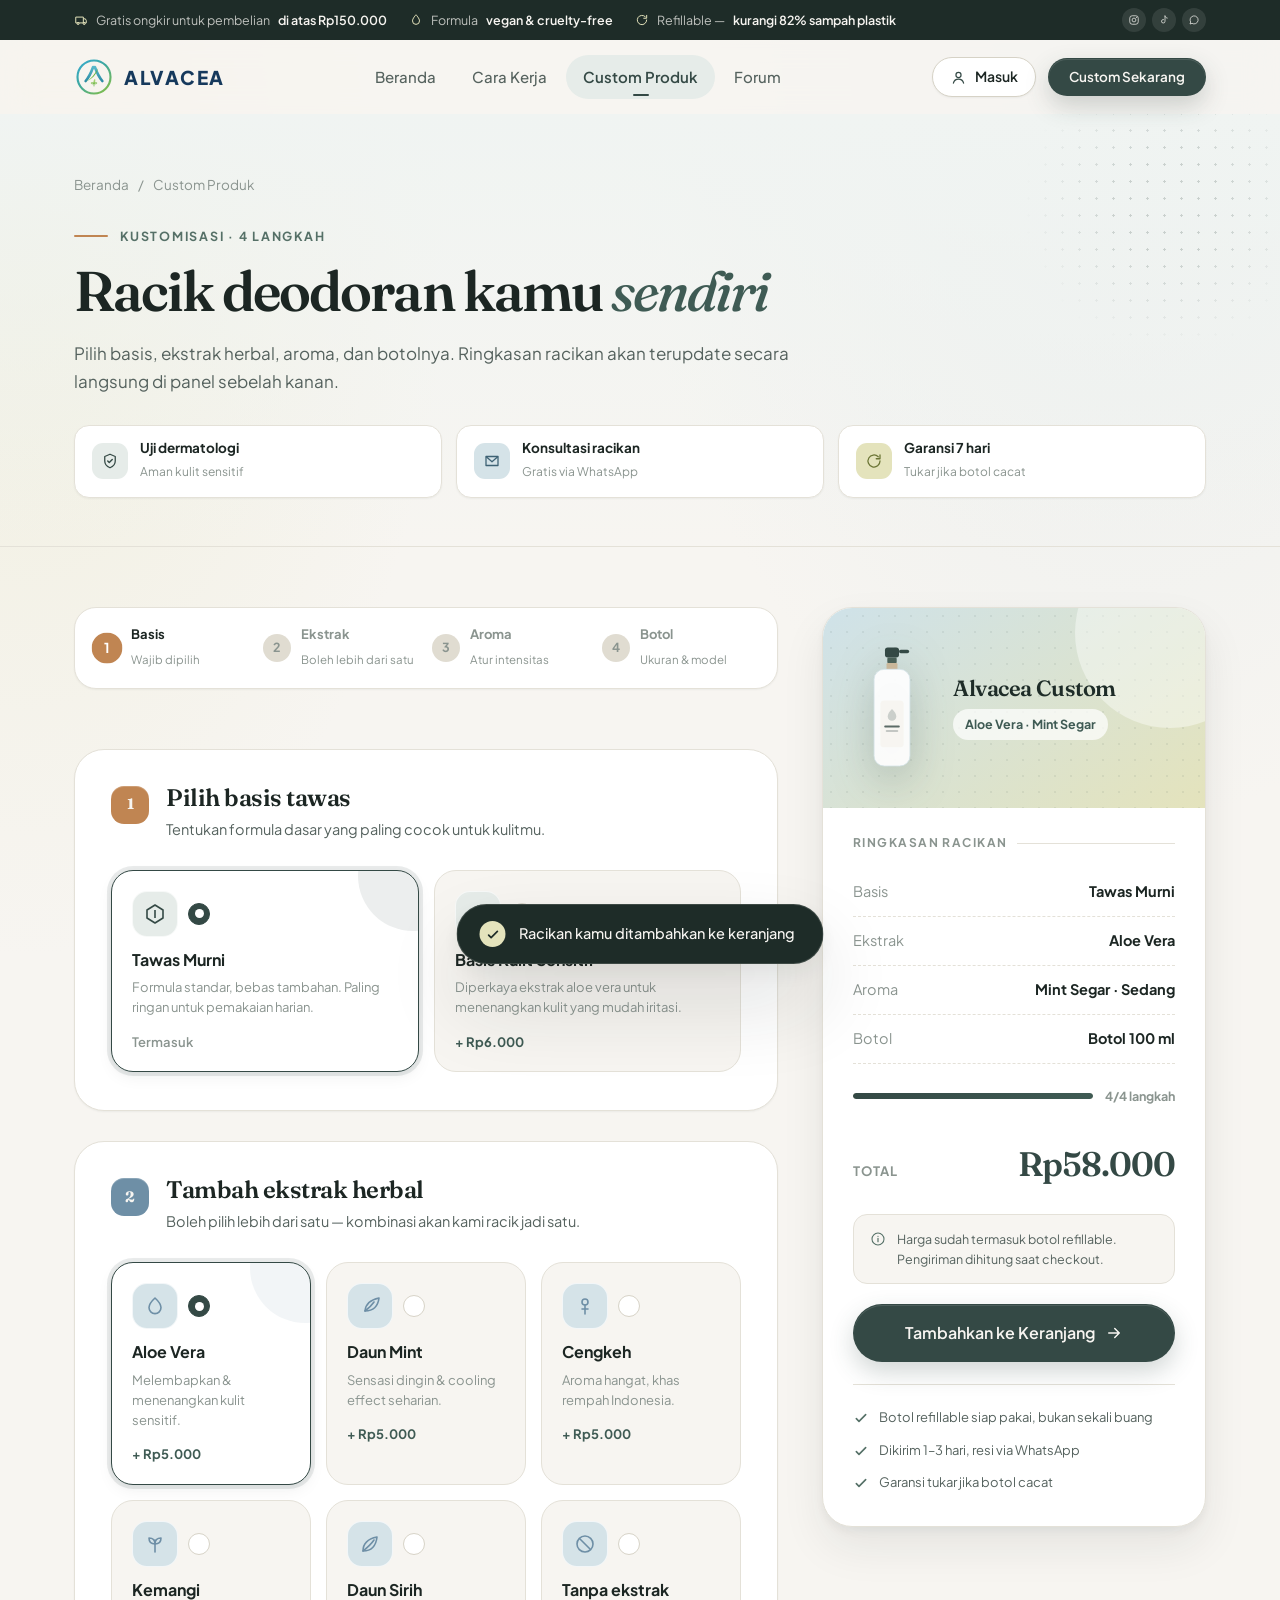
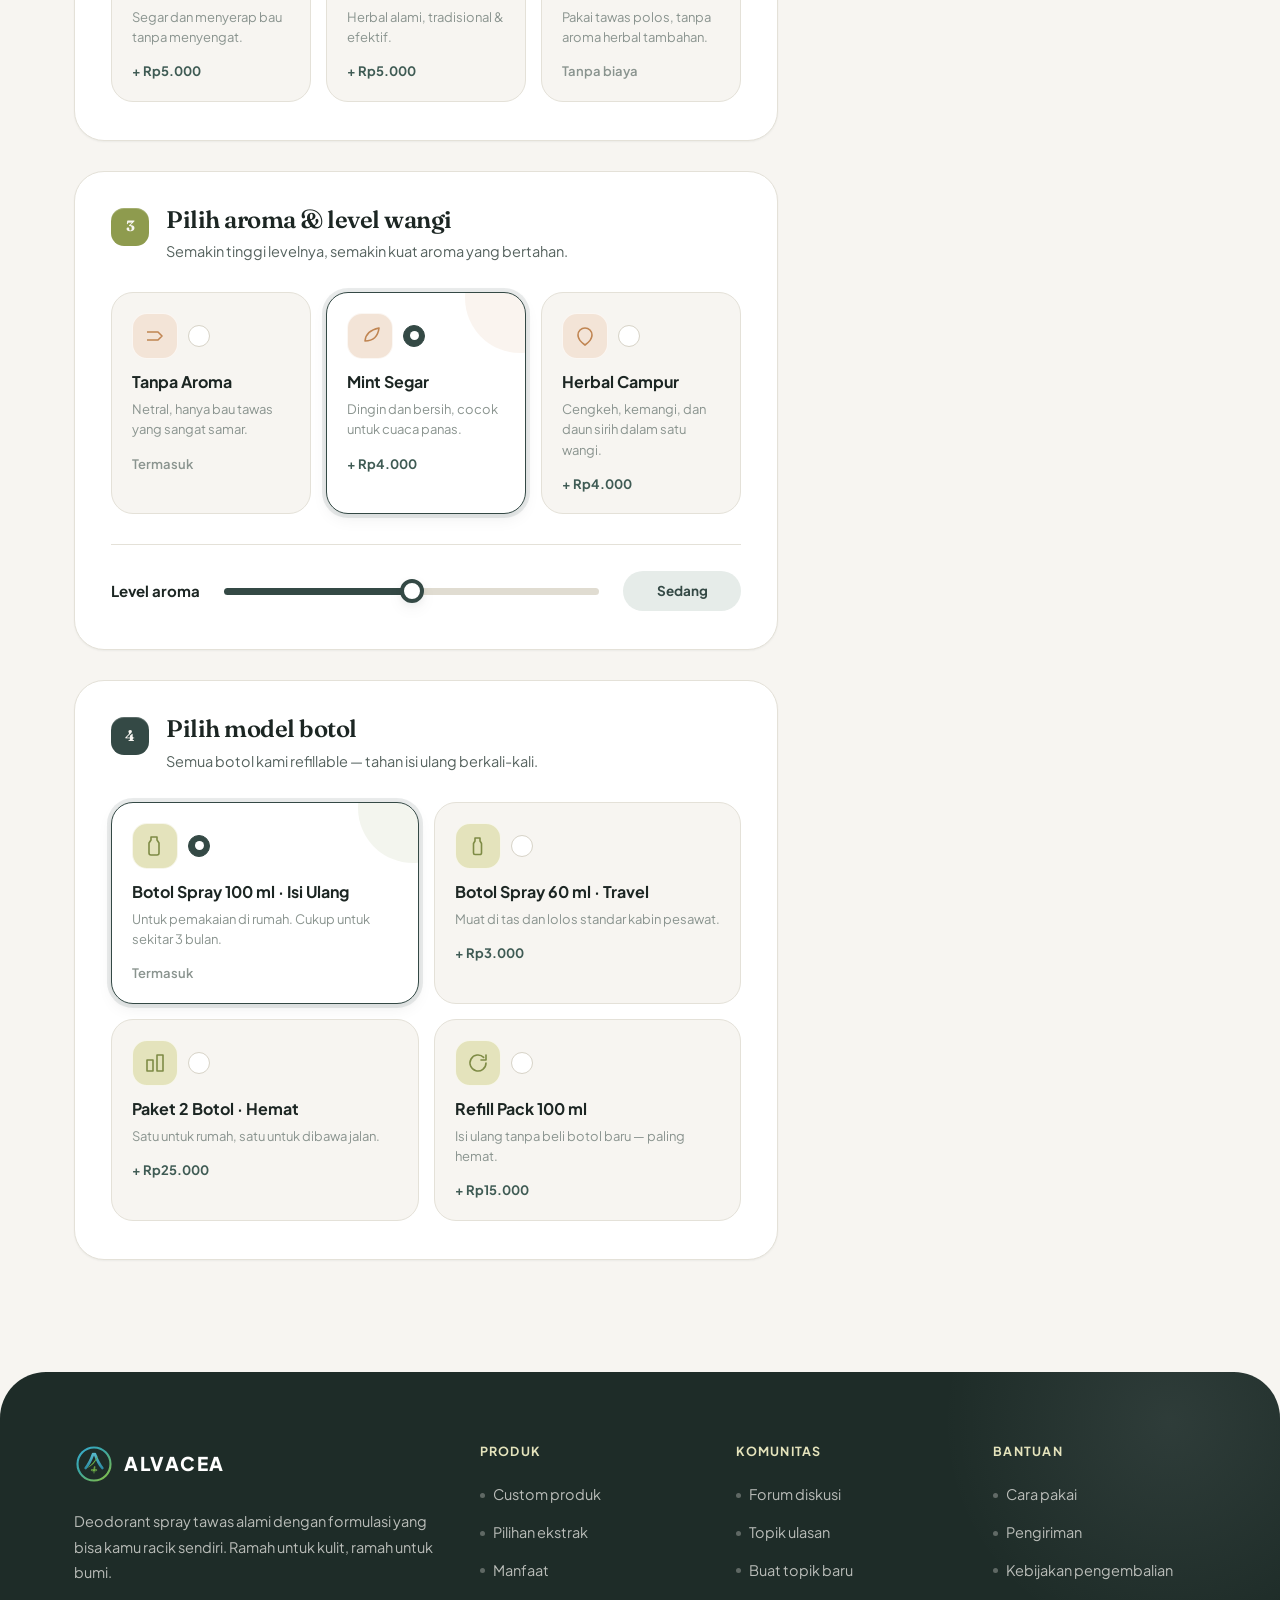
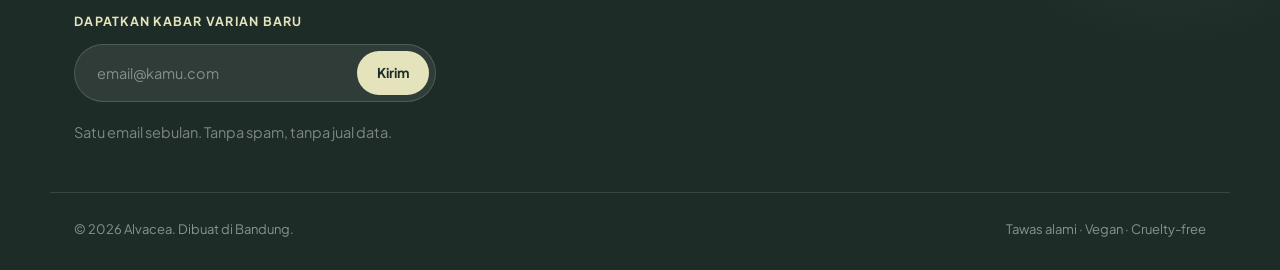
<file: custom.html>
<!DOCTYPE html>
<html lang="id">
<head>
<meta charset="UTF-8">
<meta name="viewport" content="width=device-width, initial-scale=1.0">
<title>Custom Produk — Alvacea</title>
<meta name="description" content="Racik deodorant spray tawas alami kamu sendiri: pilih ekstrak herbal, ukuran botol refillable, dan level aroma.">
<link rel="preconnect" href="https://fonts.googleapis.com">
<link rel="preconnect" href="https://fonts.gstatic.com" crossorigin>
<link href="https://fonts.googleapis.com/css2?family=Fraunces:opsz,wght@9..144,500;9..144,600;9..144,700&family=Plus+Jakarta+Sans:wght@400;500;600;700;800&display=swap" rel="stylesheet">
<link rel="icon" href="assets/logo-mark.svg" type="image/svg+xml">
<link rel="stylesheet" href="css/style.css?v=12">
</head>
<body>

<div class="topbar">
  <div class="container topbar-inner">
    <div class="topbar-list">
      <span class="topbar-item">
        <svg viewBox="0 0 24 24" fill="none"><path d="M3 7h13v10H3zM16 10h3.5L21 13v4h-5" stroke="currentColor" stroke-width="1.7" stroke-linejoin="round"/><circle cx="7" cy="18" r="1.8" stroke="currentColor" stroke-width="1.7"/><circle cx="17.5" cy="18" r="1.8" stroke="currentColor" stroke-width="1.7"/></svg>
        Gratis ongkir untuk pembelian <strong>di atas Rp150.000</strong>
      </span>
      <span class="topbar-item">
        <svg viewBox="0 0 24 24" fill="none"><path d="M12 3s6 6.4 6 10.5A6 6 0 0 1 6 13.5C6 9.4 12 3 12 3Z" stroke="currentColor" stroke-width="1.7" stroke-linejoin="round"/></svg>
        Formula <strong>vegan &amp; cruelty-free</strong>
      </span>
      <span class="topbar-item">
        <svg viewBox="0 0 24 24" fill="none"><path d="M20 12a8 8 0 1 1-2.34-5.66" stroke="currentColor" stroke-width="1.7" stroke-linecap="round"/><path d="M20 4v5h-5" stroke="currentColor" stroke-width="1.7" stroke-linecap="round" stroke-linejoin="round"/></svg>
        Refillable — <strong>kurangi 82% sampah plastik</strong>
      </span>
    </div>

    <div class="topbar-social">
      <a href="#" aria-label="Instagram"><svg viewBox="0 0 24 24" fill="none"><rect x="3.5" y="3.5" width="17" height="17" rx="5" stroke="currentColor" stroke-width="1.8"/><circle cx="12" cy="12" r="3.8" stroke="currentColor" stroke-width="1.8"/><circle cx="17" cy="7" r="1.2" fill="currentColor"/></svg></a>
      <a href="#" aria-label="TikTok"><svg viewBox="0 0 24 24" fill="none"><path d="M14 4v10.5a3.5 3.5 0 1 1-3-3.46" stroke="currentColor" stroke-width="1.8" stroke-linecap="round"/><path d="M14 4c.6 2.4 2.2 3.8 4.5 4.2" stroke="currentColor" stroke-width="1.8" stroke-linecap="round"/></svg></a>
      <a href="#" aria-label="WhatsApp"><svg viewBox="0 0 24 24" fill="none"><path d="M4 20l1.4-4A8 8 0 1 1 8 18.6L4 20Z" stroke="currentColor" stroke-width="1.8" stroke-linejoin="round"/></svg></a>
    </div>
  </div>
</div>

<header class="site-header" id="siteHeader">
  <div class="container header-inner">
    <a href="index.html" class="brand" aria-label="Alvacea beranda">
      <img class="brand-logo" src="assets/logo-mark.svg" alt="" width="40" height="40">
      <span class="brand-name">Alvacea</span>
    </a>

    <nav class="main-nav" id="mainNav" aria-label="Navigasi utama">
      <a href="index.html" class="nav-link">Beranda</a>
      <a href="index.html#cara-kerja" class="nav-link">Cara Kerja</a>
      <a href="custom.html" class="nav-link is-active">Custom Produk</a>
      <a href="forum.html" class="nav-link">Forum</a>
    </nav>

    <div class="header-actions">
      <div class="auth-slot" data-auth-slot></div>
      <a href="custom.html" class="btn btn-primary btn-sm">Custom Sekarang</a>
      <button class="nav-toggle" id="navToggle" aria-label="Buka menu" aria-expanded="false">
        <span></span><span></span>
      </button>
    </div>
  </div>
</header>

<main>

  <section class="page-head">
    <div class="container">
      <nav class="breadcrumbs" aria-label="Breadcrumb">
        <a href="index.html">Beranda</a>
        <span>/</span>
        <span>Custom Produk</span>
      </nav>
      <span class="kicker">Kustomisasi · 4 langkah</span>
      <h1 class="page-title">Racik deodoran kamu <em>sendiri</em></h1>
      <p>Pilih basis, ekstrak herbal, aroma, dan botolnya. Ringkasan racikan akan terupdate secara langsung di panel sebelah kanan.</p>

      <div class="trust-bar">
        <div class="trust-item">
          <span class="trust-ic" aria-hidden="true">
            <svg viewBox="0 0 24 24" fill="none"><path d="M12 3l7 3v6c0 4.2-3 7.4-7 9-4-1.6-7-4.8-7-9V6l7-3Z" stroke="currentColor" stroke-width="1.7" stroke-linejoin="round"/><path d="m9 12 2 2 4-4" stroke="currentColor" stroke-width="1.9" stroke-linecap="round" stroke-linejoin="round"/></svg>
          </span>
          <div><strong>Uji dermatologi</strong><span>Aman kulit sensitif</span></div>
        </div>
        <div class="trust-item">
          <span class="trust-ic" aria-hidden="true">
            <svg viewBox="0 0 24 24" fill="none"><path d="M4 6h16v12H4z" stroke="currentColor" stroke-width="1.7" stroke-linejoin="round"/><path d="M4 6l8 7 8-7" stroke="currentColor" stroke-width="1.7" stroke-linejoin="round"/></svg>
          </span>
          <div><strong>Konsultasi racikan</strong><span>Gratis via WhatsApp</span></div>
        </div>
        <div class="trust-item">
          <span class="trust-ic" aria-hidden="true">
            <svg viewBox="0 0 24 24" fill="none"><path d="M20 12a8 8 0 1 1-2.34-5.66" stroke="currentColor" stroke-width="1.7" stroke-linecap="round"/><path d="M20 4v5h-5" stroke="currentColor" stroke-width="1.7" stroke-linecap="round" stroke-linejoin="round"/></svg>
          </span>
          <div><strong>Garansi 7 hari</strong><span>Tukar jika botol cacat</span></div>
        </div>
      </div>
    </div>
  </section>

  <div class="container">
    <div class="custom-layout">

      <!-- ============ PILIHAN ============ -->
      <div class="custom-steps">

        <!-- Rail langkah -->
        <div class="step-rail" id="stepRail" aria-label="Progres langkah">
          <div class="rail-item" data-rail="basis">
            <span class="rail-dot">1</span>
            <span class="rail-text"><strong>Basis</strong><span>Wajib dipilih</span></span>
          </div>
          <div class="rail-item" data-rail="ekstrak">
            <span class="rail-dot">2</span>
            <span class="rail-text"><strong>Ekstrak</strong><span>Boleh lebih dari satu</span></span>
          </div>
          <div class="rail-item" data-rail="aroma">
            <span class="rail-dot">3</span>
            <span class="rail-text"><strong>Aroma</strong><span>Atur intensitas</span></span>
          </div>
          <div class="rail-item" data-rail="botol">
            <span class="rail-dot">4</span>
            <span class="rail-text"><strong>Botol</strong><span>Ukuran &amp; model</span></span>
          </div>
        </div>

        <!-- Basis -->
        <section class="option-group" id="basis">
          <div class="group-head">
            <span class="group-num">1</span>
            <div>
              <h2>Pilih basis tawas</h2>
              <p>Tentukan formula dasar yang paling cocok untuk kulitmu.</p>
            </div>
          </div>

          <div class="option-grid option-grid--2" data-group="basis" data-mode="single">
            <button type="button" class="option is-selected" data-value="Tawas Murni" data-price="0">
              <span class="option-top">
                <span class="option-ic">
                  <svg viewBox="0 0 24 24" fill="none"><path d="M12 3 4 8v8l8 5 8-5V8l-8-5Z" stroke="currentColor" stroke-width="1.6" stroke-linejoin="round"/><path d="M12 8v8" stroke="currentColor" stroke-width="1.6"/></svg>
                </span>
                <span class="option-check"></span>
              </span>
              <span class="option-name">Tawas Murni</span>
              <span class="option-desc">Formula standar, bebas tambahan. Paling ringan untuk pemakaian harian.</span>
              <span class="option-price is-free">Termasuk</span>
            </button>

            <button type="button" class="option" data-value="Tawas + Aloe Vera" data-price="6000">
              <span class="option-top">
                <span class="option-ic">
                  <svg viewBox="0 0 24 24" fill="none"><path d="M12 4c4 3.6 6 6.9 6 9.6A6 6 0 0 1 6 13.6C6 10.9 8 7.6 12 4Z" stroke="currentColor" stroke-width="1.6" stroke-linejoin="round"/><path d="M12 10v8" stroke="currentColor" stroke-width="1.6" stroke-linecap="round"/></svg>
                </span>
                <span class="option-check"></span>
              </span>
              <span class="option-name">Basis Kulit Sensitif</span>
              <span class="option-desc">Diperkaya ekstrak aloe vera untuk menenangkan kulit yang mudah iritasi.</span>
              <span class="option-price">+ Rp6.000</span>
            </button>
          </div>
        </section>

        <!-- Ekstrak herbal -->
        <section class="option-group" id="ekstrak">
          <div class="group-head">
            <span class="group-num">2</span>
            <div>
              <h2>Tambah ekstrak herbal</h2>
              <p>Boleh pilih lebih dari satu — kombinasi akan kami racik jadi satu.</p>
            </div>
          </div>

          <div class="option-grid option-grid--3" data-group="ekstrak" data-mode="multi">
            <button type="button" class="option is-selected" data-value="Aloe Vera" data-price="5000">
              <span class="option-top">
                <span class="option-ic">
                  <svg viewBox="0 0 24 24" fill="none"><path d="M12 4c4 3.6 6 6.9 6 9.6A6 6 0 0 1 6 13.6C6 10.9 8 7.6 12 4Z" stroke="currentColor" stroke-width="1.6" stroke-linejoin="round"/></svg>
                </span>
                <span class="option-check"></span>
              </span>
              <span class="option-name">Aloe Vera</span>
              <span class="option-desc">Melembapkan &amp; menenangkan kulit sensitif.</span>
              <span class="option-price">+ Rp5.000</span>
            </button>

            <button type="button" class="option" data-value="Daun Mint" data-price="5000">
              <span class="option-top">
                <span class="option-ic">
                  <svg viewBox="0 0 24 24" fill="none"><path d="M7 17c.5-6 4-11 14-13-1 8-5 13-14 13Z" stroke="currentColor" stroke-width="1.6" stroke-linejoin="round"/><path d="M7 17c4-3 7-6 9-9" stroke="currentColor" stroke-width="1.6" stroke-linecap="round"/></svg>
                </span>
                <span class="option-check"></span>
              </span>
              <span class="option-name">Daun Mint</span>
              <span class="option-desc">Sensasi dingin &amp; cooling effect seharian.</span>
              <span class="option-price">+ Rp5.000</span>
            </button>

            <button type="button" class="option" data-value="Cengkeh" data-price="5000">
              <span class="option-top">
                <span class="option-ic">
                  <svg viewBox="0 0 24 24" fill="none"><circle cx="12" cy="8" r="3" stroke="currentColor" stroke-width="1.6"/><path d="M12 11v9M9 15h6" stroke="currentColor" stroke-width="1.6" stroke-linecap="round"/></svg>
                </span>
                <span class="option-check"></span>
              </span>
              <span class="option-name">Cengkeh</span>
              <span class="option-desc">Aroma hangat, khas rempah Indonesia.</span>
              <span class="option-price">+ Rp5.000</span>
            </button>

            <button type="button" class="option" data-value="Kemangi" data-price="5000">
              <span class="option-top">
                <span class="option-ic">
                  <svg viewBox="0 0 24 24" fill="none"><path d="M12 20V8" stroke="currentColor" stroke-width="1.6" stroke-linecap="round"/><path d="M12 12c-4 0-6-2-6-6 4 0 6 2 6 6Zm0 0c4 0 6-2 6-6-4 0-6 2-6 6Z" stroke="currentColor" stroke-width="1.6" stroke-linejoin="round"/></svg>
                </span>
                <span class="option-check"></span>
              </span>
              <span class="option-name">Kemangi</span>
              <span class="option-desc">Segar dan menyerap bau tanpa menyengat.</span>
              <span class="option-price">+ Rp5.000</span>
            </button>

            <button type="button" class="option" data-value="Daun Sirih" data-price="5000">
              <span class="option-top">
                <span class="option-ic">
                  <svg viewBox="0 0 24 24" fill="none"><path d="M5 19c0-7 4-12 14-14-1 9-6 14-14 14Z" stroke="currentColor" stroke-width="1.6" stroke-linejoin="round"/><path d="M5 19c5-4 9-8 11-11" stroke="currentColor" stroke-width="1.6" stroke-linecap="round"/></svg>
                </span>
                <span class="option-check"></span>
              </span>
              <span class="option-name">Daun Sirih</span>
              <span class="option-desc">Herbal alami, tradisional &amp; efektif.</span>
              <span class="option-price">+ Rp5.000</span>
            </button>

            <button type="button" class="option" data-value="Tanpa Ekstrak" data-price="0" data-none="true">
              <span class="option-top">
                <span class="option-ic">
                  <svg viewBox="0 0 24 24" fill="none"><circle cx="12" cy="12" r="8" stroke="currentColor" stroke-width="1.6"/><path d="m7 7 10 10" stroke="currentColor" stroke-width="1.6" stroke-linecap="round"/></svg>
                </span>
                <span class="option-check"></span>
              </span>
              <span class="option-name">Tanpa ekstrak</span>
              <span class="option-desc">Pakai tawas polos, tanpa aroma herbal tambahan.</span>
              <span class="option-price is-free">Tanpa biaya</span>
            </button>
          </div>
        </section>

        <!-- Aroma -->
        <section class="option-group" id="aroma">
          <div class="group-head">
            <span class="group-num">3</span>
            <div>
              <h2>Pilih aroma &amp; level wangi</h2>
              <p>Semakin tinggi levelnya, semakin kuat aroma yang bertahan.</p>
            </div>
          </div>

          <div class="option-grid option-grid--3" data-group="aroma" data-mode="single">
            <button type="button" class="option" data-value="Tanpa Aroma" data-price="0">
              <span class="option-top">
                <span class="option-ic">
                  <svg viewBox="0 0 24 24" fill="none"><path d="M4 8h11l4 4-4 4H4" stroke="currentColor" stroke-width="1.6" stroke-linejoin="round"/></svg>
                </span>
                <span class="option-check"></span>
              </span>
              <span class="option-name">Tanpa Aroma</span>
              <span class="option-desc">Netral, hanya bau tawas yang sangat samar.</span>
              <span class="option-price is-free">Termasuk</span>
            </button>

            <button type="button" class="option is-selected" data-value="Mint Segar" data-price="4000">
              <span class="option-top">
                <span class="option-ic">
                  <svg viewBox="0 0 24 24" fill="none"><path d="M7 17c.5-6 4-11 14-13-1 8-5 13-14 13Z" stroke="currentColor" stroke-width="1.6" stroke-linejoin="round"/></svg>
                </span>
                <span class="option-check"></span>
              </span>
              <span class="option-name">Mint Segar</span>
              <span class="option-desc">Dingin dan bersih, cocok untuk cuaca panas.</span>
              <span class="option-price">+ Rp4.000</span>
            </button>

            <button type="button" class="option" data-value="Herbal Campur" data-price="4000">
              <span class="option-top">
                <span class="option-ic">
                  <svg viewBox="0 0 24 24" fill="none"><path d="M12 21s-7-4.6-7-10a7 7 0 0 1 14 0c0 5.4-7 10-7 10Z" stroke="currentColor" stroke-width="1.6"/></svg>
                </span>
                <span class="option-check"></span>
              </span>
              <span class="option-name">Herbal Campur</span>
              <span class="option-desc">Cengkeh, kemangi, dan daun sirih dalam satu wangi.</span>
              <span class="option-price">+ Rp4.000</span>
            </button>
          </div>

          <div class="scent-row">
            <label for="scentLevel">Level aroma</label>
            <input type="range" min="1" max="5" value="3" step="1" class="scent-slider" id="scentLevel">
            <output class="scent-value" id="scentValue" for="scentLevel">Sedang</output>
          </div>
        </section>

        <!-- Botol -->
        <section class="option-group" id="botol">
          <div class="group-head">
            <span class="group-num">4</span>
            <div>
              <h2>Pilih model botol</h2>
              <p>Semua botol kami refillable — tahan isi ulang berkali-kali.</p>
            </div>
          </div>

          <div class="option-grid option-grid--2" data-group="botol" data-mode="single">
            <button type="button" class="option is-selected" data-value="Botol 100 ml" data-price="0">
              <span class="option-top">
                <span class="option-ic">
                  <svg viewBox="0 0 24 24" fill="none"><path d="M10 3h4v3l2 3v10a2 2 0 0 1-2 2H8a2 2 0 0 1-2-2V9l2-3V3Z" stroke="currentColor" stroke-width="1.6" stroke-linejoin="round"/></svg>
                </span>
                <span class="option-check"></span>
              </span>
              <span class="option-name">Botol Spray 100 ml · Isi Ulang</span>
              <span class="option-desc">Untuk pemakaian di rumah. Cukup untuk sekitar 3 bulan.</span>
              <span class="option-price is-free">Termasuk</span>
            </button>

            <button type="button" class="option" data-value="Botol 60 ml" data-price="3000">
              <span class="option-top">
                <span class="option-ic">
                  <svg viewBox="0 0 24 24" fill="none"><path d="M10 4h4v3l1.5 2.5V19a1.5 1.5 0 0 1-1.5 1.5H9A1.5 1.5 0 0 1 7.5 19V9.5L9 7V4Z" stroke="currentColor" stroke-width="1.6" stroke-linejoin="round"/></svg>
                </span>
                <span class="option-check"></span>
              </span>
              <span class="option-name">Botol Spray 60 ml · Travel</span>
              <span class="option-desc">Muat di tas dan lolos standar kabin pesawat.</span>
              <span class="option-price">+ Rp3.000</span>
            </button>

            <button type="button" class="option" data-value="Paket 2 Botol" data-price="25000">
              <span class="option-top">
                <span class="option-ic">
                  <svg viewBox="0 0 24 24" fill="none"><path d="M4 9h6v11H4zM14 4h6v16h-6z" stroke="currentColor" stroke-width="1.6" stroke-linejoin="round"/></svg>
                </span>
                <span class="option-check"></span>
              </span>
              <span class="option-name">Paket 2 Botol · Hemat</span>
              <span class="option-desc">Satu untuk rumah, satu untuk dibawa jalan.</span>
              <span class="option-price">+ Rp25.000</span>
            </button>

            <button type="button" class="option" data-value="Paket Isi Ulang" data-price="15000">
              <span class="option-top">
                <span class="option-ic">
                  <svg viewBox="0 0 24 24" fill="none"><path d="M20 12a8 8 0 1 1-2.34-5.66" stroke="currentColor" stroke-width="1.6" stroke-linecap="round"/><path d="M20 4v5h-5" stroke="currentColor" stroke-width="1.6" stroke-linecap="round" stroke-linejoin="round"/></svg>
                </span>
                <span class="option-check"></span>
              </span>
              <span class="option-name">Refill Pack 100 ml</span>
              <span class="option-desc">Isi ulang tanpa beli botol baru — paling hemat.</span>
              <span class="option-price">+ Rp15.000</span>
            </button>
          </div>
        </section>

      </div>

      <!-- ============ RINGKASAN ============ -->
      <aside class="summary" aria-live="polite">
        <div class="summary-preview">
          <svg class="mini-bottle" viewBox="0 0 200 340" fill="none" aria-hidden="true">
            <rect x="82" y="14" width="36" height="26" rx="7" fill="#344945"/>
            <rect x="118" y="20" width="26" height="9" rx="4.5" fill="#344945"/>
            <rect x="88" y="40" width="24" height="14" rx="3" fill="#4A6158"/>
            <rect x="86" y="54" width="28" height="16" rx="3" fill="#C9B79A"/>
            <rect x="54" y="70" width="92" height="248" rx="26" fill="#FFFFFF" opacity=".92"/>
            <rect x="54" y="70" width="92" height="248" rx="26" stroke="#D5E3E8" stroke-width="2" fill="none"/>
            <rect x="70" y="150" width="60" height="120" rx="10" fill="#F7F5F1"/>
            <path d="M100 172c-7 7-11 13-11 19a11 11 0 0 0 22 0c0-6-4-12-11-19Z" fill="#344945" opacity=".22"/>
            <rect x="80" y="214" width="40" height="5" rx="2.5" fill="#344945" opacity=".8"/>
            <rect x="84" y="226" width="32" height="4" rx="2" fill="#344945" opacity=".35"/>
          </svg>

          <div class="summary-name">
            <h3>Alvacea Custom</h3>
            <span id="summaryFlavor">Aloe Vera · Mint Segar</span>
          </div>
        </div>

        <div class="summary-body">
          <h4>Ringkasan racikan</h4>

          <ul class="summary-list">
            <li><span>Basis</span><span id="sumBasis">Tawas Murni</span></li>
            <li><span>Ekstrak</span><span id="sumEkstrak">Aloe Vera</span></li>
            <li><span>Aroma</span><span id="sumAroma">Mint Segar · Sedang</span></li>
            <li><span>Botol</span><span id="sumBotol">Botol 100 ml</span></li>
          </ul>

          <div class="summary-progress">
            <div class="progress-track"><div class="progress-fill" id="progressFill"></div></div>
            <span class="progress-text" id="progressText">4/4 langkah</span>
          </div>

          <div class="summary-total">
            <span>Total</span>
            <strong id="sumTotal">Rp49.000</strong>
          </div>

          <p class="summary-note">
            <svg viewBox="0 0 24 24" fill="none"><circle cx="12" cy="12" r="9" stroke="currentColor" stroke-width="1.6"/><path d="M12 11v5M12 8h.01" stroke="currentColor" stroke-width="1.8" stroke-linecap="round"/></svg>
            Harga sudah termasuk botol refillable. Pengiriman dihitung saat checkout.
          </p>

          <button class="btn btn-primary btn-lg btn-block" id="orderBtn">
            Tambahkan ke Keranjang
            <svg class="ic" viewBox="0 0 24 24" fill="none"><path d="M5 12h14m-6-6 6 6-6 6" stroke="currentColor" stroke-width="2" stroke-linecap="round" stroke-linejoin="round"/></svg>
          </button>

          <ul class="summary-perks">
            <li>
              <svg viewBox="0 0 24 24" fill="none"><path d="m5 13 4 4L19 7" stroke="currentColor" stroke-width="2.4" stroke-linecap="round" stroke-linejoin="round"/></svg>
              Botol refillable siap pakai, bukan sekali buang
            </li>
            <li>
              <svg viewBox="0 0 24 24" fill="none"><path d="m5 13 4 4L19 7" stroke="currentColor" stroke-width="2.4" stroke-linecap="round" stroke-linejoin="round"/></svg>
              Dikirim 1–3 hari, resi via WhatsApp
            </li>
            <li>
              <svg viewBox="0 0 24 24" fill="none"><path d="m5 13 4 4L19 7" stroke="currentColor" stroke-width="2.4" stroke-linecap="round" stroke-linejoin="round"/></svg>
              Garansi tukar jika botol cacat
            </li>
          </ul>
        </div>
      </aside>

    </div>
  </div>

</main>

<div class="toast" id="toast" role="status">
  <span class="toast-icon" aria-hidden="true">
    <svg viewBox="0 0 24 24" fill="none"><path d="m5 13 4 4L19 7" stroke="currentColor" stroke-width="2.8" stroke-linecap="round" stroke-linejoin="round"/></svg>
  </span>
  <span id="toastText">Racikan kamu ditambahkan ke keranjang</span>
</div>

<footer class="site-footer">
  <div class="container footer-grid">
    <div class="footer-brand">
      <a href="index.html" class="brand">
        <img class="brand-logo" src="assets/logo-mark.svg" alt="" width="40" height="40">
        <span class="brand-name">Alvacea</span>
      </a>
      <p>Deodorant spray tawas alami dengan formulasi yang bisa kamu racik sendiri. Ramah untuk kulit, ramah untuk bumi.</p>

      <div class="newsletter">
        <span class="newsletter-label">Dapatkan kabar varian baru</span>
        <form class="newsletter-form" id="newsletterForm">
          <input type="email" placeholder="email@kamu.com" aria-label="Alamat email" required>
          <button type="submit">Kirim</button>
        </form>
        <p class="newsletter-note">Satu email sebulan. Tanpa spam, tanpa jual data.</p>
      </div>
    </div>

    <div class="footer-col">
      <h4>Produk</h4>
      <a href="custom.html">Custom produk</a>
      <a href="index.html#ekstrak">Pilihan ekstrak</a>
      <a href="index.html#manfaat">Manfaat</a>
    </div>

    <div class="footer-col">
      <h4>Komunitas</h4>
      <a href="forum.html">Forum diskusi</a>
      <a href="forum.html#topik">Topik ulasan</a>
      <a href="forum.html#buat">Buat topik baru</a>
    </div>

    <div class="footer-col">
      <h4>Bantuan</h4>
      <a href="#">Cara pakai</a>
      <a href="#">Pengiriman</a>
      <a href="#">Kebijakan pengembalian</a>
    </div>
  </div>

  <div class="container footer-bottom">
    <span>© 2026 Alvacea. Dibuat di Bandung.</span>
    <span>Tawas alami · Vegan · Cruelty-free</span>
  </div>
</footer>

<script src="js/auth.js?v=2"></script>
<script src="js/main.js?v=4"></script>
<script src="js/custom.js?v=5"></script>
</body>
</html>
</file>
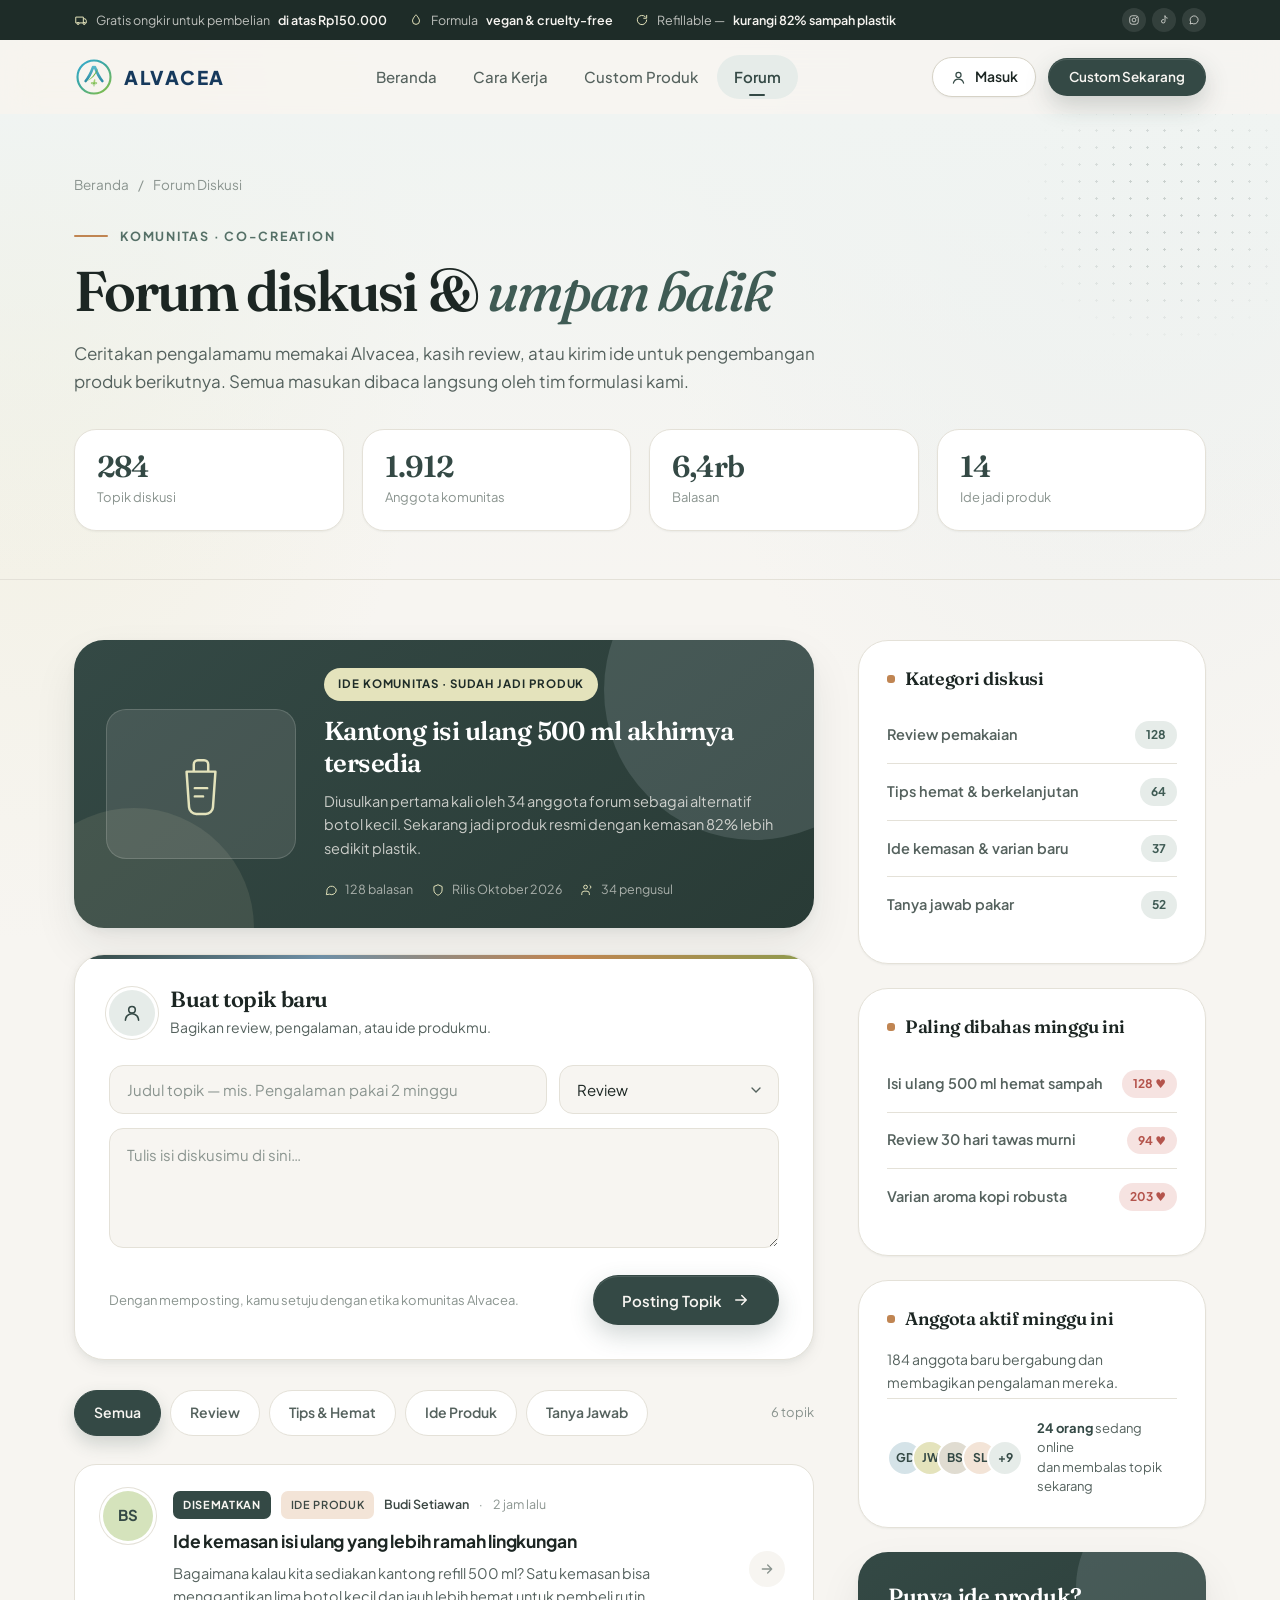
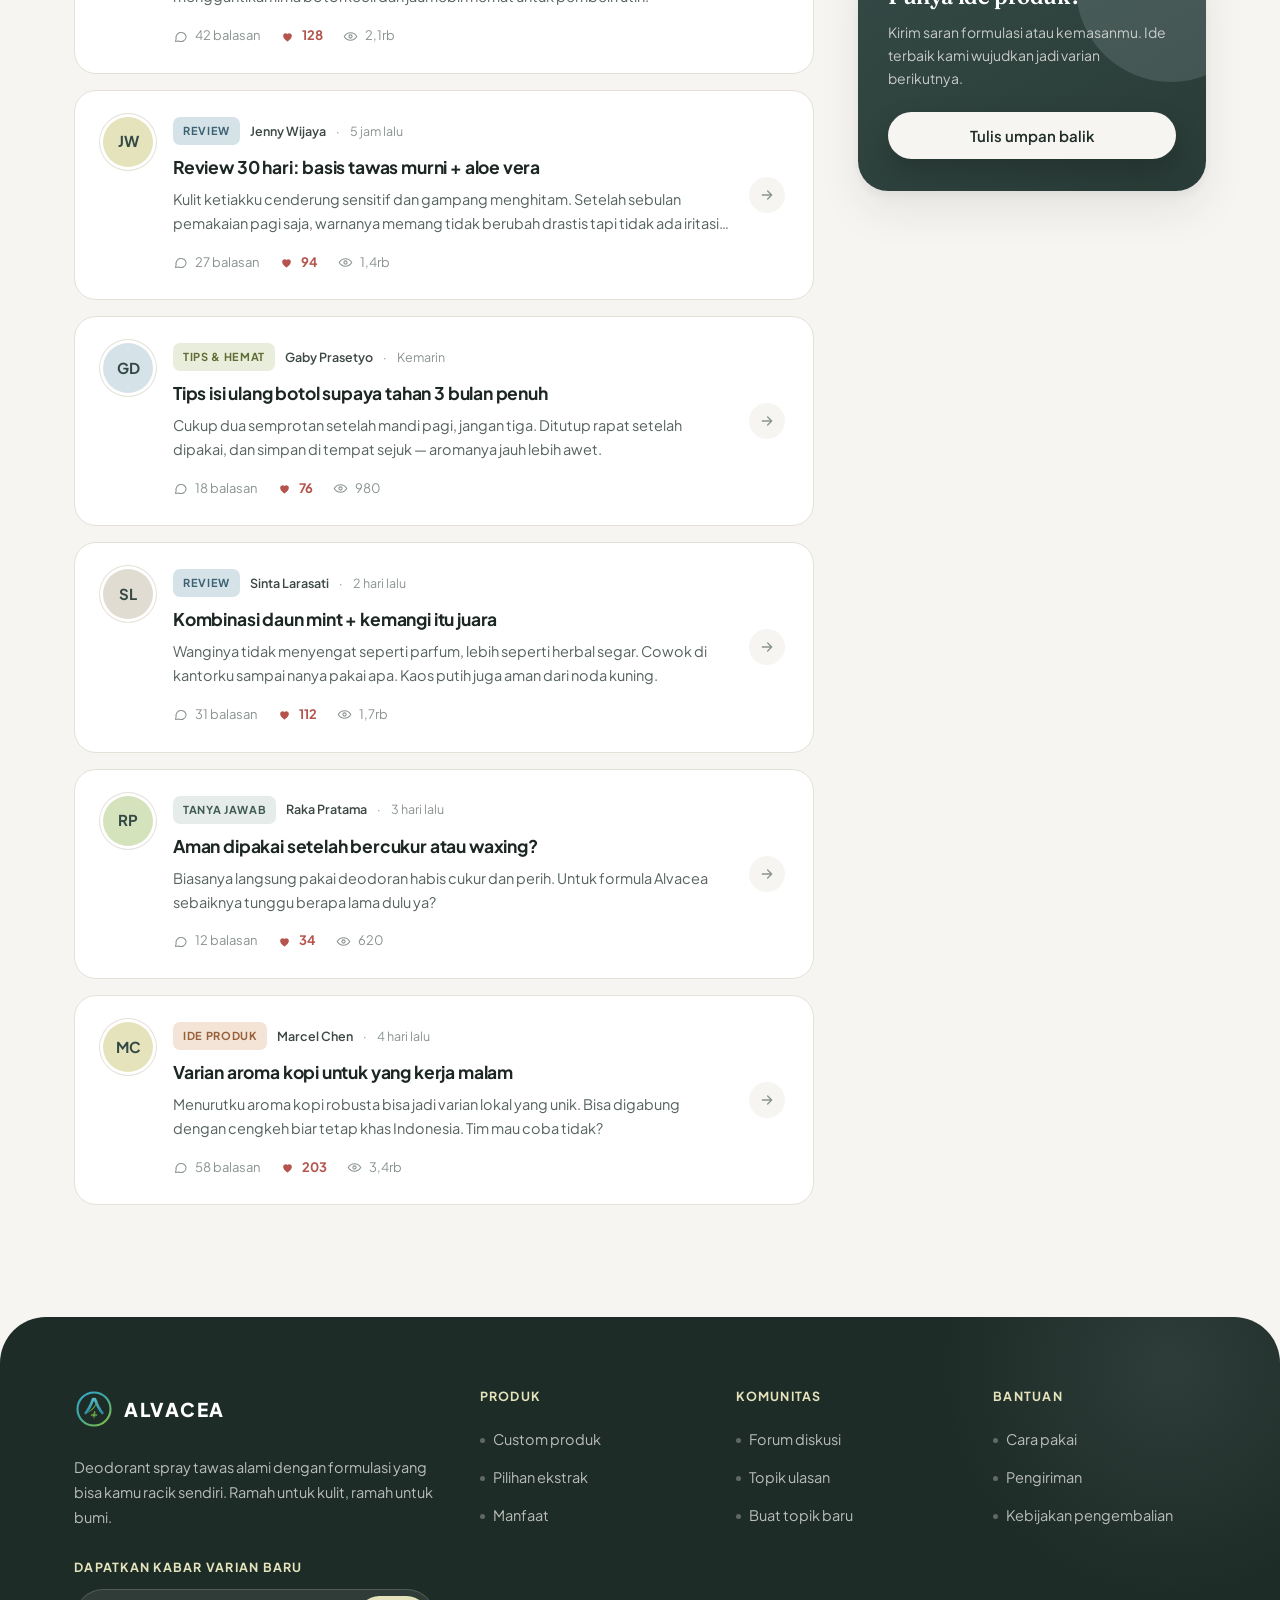
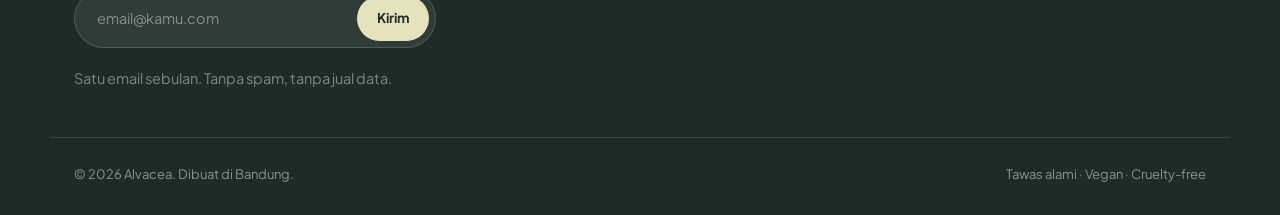
<file: forum.html>
<!DOCTYPE html>
<html lang="id">
<head>
<meta charset="UTF-8">
<meta name="viewport" content="width=device-width, initial-scale=1.0">
<title>Forum Diskusi &amp; Co-Creation — Alvacea</title>
<meta name="description" content="Forum komunitas Alvacea: berbagi pengalaman pakai, review, tips hemat, dan ide pengembangan produk bersama.">
<link rel="preconnect" href="https://fonts.googleapis.com">
<link rel="preconnect" href="https://fonts.gstatic.com" crossorigin>
<link href="https://fonts.googleapis.com/css2?family=Fraunces:opsz,wght@9..144,500;9..144,600;9..144,700&family=Plus+Jakarta+Sans:wght@400;500;600;700;800&display=swap" rel="stylesheet">
<link rel="icon" href="assets/logo-mark.svg" type="image/svg+xml">
<link rel="stylesheet" href="css/style.css?v=12">
</head>
<body>

<div class="topbar">
  <div class="container topbar-inner">
    <div class="topbar-list">
      <span class="topbar-item">
        <svg viewBox="0 0 24 24" fill="none"><path d="M3 7h13v10H3zM16 10h3.5L21 13v4h-5" stroke="currentColor" stroke-width="1.7" stroke-linejoin="round"/><circle cx="7" cy="18" r="1.8" stroke="currentColor" stroke-width="1.7"/><circle cx="17.5" cy="18" r="1.8" stroke="currentColor" stroke-width="1.7"/></svg>
        Gratis ongkir untuk pembelian <strong>di atas Rp150.000</strong>
      </span>
      <span class="topbar-item">
        <svg viewBox="0 0 24 24" fill="none"><path d="M12 3s6 6.4 6 10.5A6 6 0 0 1 6 13.5C6 9.4 12 3 12 3Z" stroke="currentColor" stroke-width="1.7" stroke-linejoin="round"/></svg>
        Formula <strong>vegan &amp; cruelty-free</strong>
      </span>
      <span class="topbar-item">
        <svg viewBox="0 0 24 24" fill="none"><path d="M20 12a8 8 0 1 1-2.34-5.66" stroke="currentColor" stroke-width="1.7" stroke-linecap="round"/><path d="M20 4v5h-5" stroke="currentColor" stroke-width="1.7" stroke-linecap="round" stroke-linejoin="round"/></svg>
        Refillable — <strong>kurangi 82% sampah plastik</strong>
      </span>
    </div>

    <div class="topbar-social">
      <a href="#" aria-label="Instagram"><svg viewBox="0 0 24 24" fill="none"><rect x="3.5" y="3.5" width="17" height="17" rx="5" stroke="currentColor" stroke-width="1.8"/><circle cx="12" cy="12" r="3.8" stroke="currentColor" stroke-width="1.8"/><circle cx="17" cy="7" r="1.2" fill="currentColor"/></svg></a>
      <a href="#" aria-label="TikTok"><svg viewBox="0 0 24 24" fill="none"><path d="M14 4v10.5a3.5 3.5 0 1 1-3-3.46" stroke="currentColor" stroke-width="1.8" stroke-linecap="round"/><path d="M14 4c.6 2.4 2.2 3.8 4.5 4.2" stroke="currentColor" stroke-width="1.8" stroke-linecap="round"/></svg></a>
      <a href="#" aria-label="WhatsApp"><svg viewBox="0 0 24 24" fill="none"><path d="M4 20l1.4-4A8 8 0 1 1 8 18.6L4 20Z" stroke="currentColor" stroke-width="1.8" stroke-linejoin="round"/></svg></a>
    </div>
  </div>
</div>

<header class="site-header" id="siteHeader">
  <div class="container header-inner">
    <a href="index.html" class="brand" aria-label="Alvacea beranda">
      <img class="brand-logo" src="assets/logo-mark.svg" alt="" width="40" height="40">
      <span class="brand-name">Alvacea</span>
    </a>

    <nav class="main-nav" id="mainNav" aria-label="Navigasi utama">
      <a href="index.html" class="nav-link">Beranda</a>
      <a href="index.html#cara-kerja" class="nav-link">Cara Kerja</a>
      <a href="custom.html" class="nav-link">Custom Produk</a>
      <a href="forum.html" class="nav-link is-active">Forum</a>
    </nav>

    <div class="header-actions">
      <div class="auth-slot" data-auth-slot></div>
      <a href="custom.html" class="btn btn-primary btn-sm">Custom Sekarang</a>
      <button class="nav-toggle" id="navToggle" aria-label="Buka menu" aria-expanded="false">
        <span></span><span></span>
      </button>
    </div>
  </div>
</header>

<main>

  <section class="page-head">
    <div class="container">
      <nav class="breadcrumbs" aria-label="Breadcrumb">
        <a href="index.html">Beranda</a>
        <span>/</span>
        <span>Forum Diskusi</span>
      </nav>
      <span class="kicker">Komunitas · Co-creation</span>
      <h1 class="page-title">Forum diskusi &amp; <em>umpan balik</em></h1>
      <p>Ceritakan pengalamamu memakai Alvacea, kasih review, atau kirim ide untuk pengembangan produk berikutnya. Semua masukan dibaca langsung oleh tim formulasi kami.</p>

      <div class="forum-stats">
        <div class="forum-stat">
          <strong>284</strong>
          <span>Topik diskusi</span>
        </div>
        <div class="forum-stat">
          <strong>1.912</strong>
          <span>Anggota komunitas</span>
        </div>
        <div class="forum-stat">
          <strong>6,4rb</strong>
          <span>Balasan</span>
        </div>
        <div class="forum-stat">
          <strong>14</strong>
          <span>Ide jadi produk</span>
        </div>
      </div>
    </div>
  </section>

  <div class="container">
    <div class="forum-layout">

      <!-- ============ KOLOM UTAMA ============ -->
      <div>

        <!-- Ide komunitas yang jadi produk -->
        <a class="featured reveal" href="#topik">
          <div class="featured-media" aria-hidden="true">
            <svg viewBox="0 0 64 64" fill="none">
              <path d="M18 20h28l-2.4 34.4A7 7 0 0 1 36.6 61H27.4a7 7 0 0 1-7-6.6L18 20Z" stroke="currentColor" stroke-width="2.4" stroke-linejoin="round"/>
              <path d="M25 20v-7a4 4 0 0 1 4-4h6a4 4 0 0 1 4 4v7" stroke="currentColor" stroke-width="2.4" stroke-linejoin="round"/>
              <path d="M26 36h12M26 44h8" stroke="currentColor" stroke-width="2.4" stroke-linecap="round"/>
            </svg>
          </div>
          <div class="featured-body">
            <span class="featured-label">Ide komunitas · sudah jadi produk</span>
            <h2>Kantong isi ulang 500 ml akhirnya tersedia</h2>
            <p>Diusulkan pertama kali oleh 34 anggota forum sebagai alternatif botol kecil. Sekarang jadi produk resmi dengan kemasan 82% lebih sedikit plastik.</p>
            <div class="featured-meta">
              <span><svg viewBox="0 0 24 24" fill="none"><path d="M21 12a8 8 0 0 1-11.6 7.1L4 20l1-4.6A8 8 0 1 1 21 12Z" stroke="currentColor" stroke-width="1.7" stroke-linejoin="round"/></svg> 128 balasan</span>
              <span><svg viewBox="0 0 24 24" fill="none"><path d="M12 3l7 3v6c0 4.2-3 7.4-7 9-4-1.6-7-4.8-7-9V6l7-3Z" stroke="currentColor" stroke-width="1.7" stroke-linejoin="round"/></svg> Rilis Oktober 2026</span>
              <span><svg viewBox="0 0 24 24" fill="none"><path d="M16 20v-2a4 4 0 0 0-4-4H7a4 4 0 0 0-4 4v2" stroke="currentColor" stroke-width="1.7" stroke-linecap="round"/><circle cx="9.5" cy="7" r="3.2" stroke="currentColor" stroke-width="1.7"/><path d="M17 4.2a3.2 3.2 0 0 1 0 5.6" stroke="currentColor" stroke-width="1.7" stroke-linecap="round"/></svg> 34 pengusul</span>
            </div>
          </div>
        </a>

        <!-- Buat topik -->
        <section class="composer" id="buat">
          <div class="composer-head">
            <span class="composer-avatar" aria-hidden="true">
              <svg viewBox="0 0 24 24" fill="none"><circle cx="12" cy="8.5" r="3.6" stroke="currentColor" stroke-width="1.7"/><path d="M4.8 20a7.2 7.2 0 0 1 14.4 0" stroke="currentColor" stroke-width="1.7" stroke-linecap="round"/></svg>
            </span>
            <div>
              <h2>Buat topik baru</h2>
              <p>Bagikan review, pengalaman, atau ide produkmu.</p>
            </div>
          </div>

          <form id="composerForm">
            <div class="composer-row">
              <input class="input" type="text" id="topicTitle" placeholder="Judul topik — mis. Pengalaman pakai 2 minggu" maxlength="90" required>
              <select class="select" id="topicCategory" style="max-width:220px">
                <option value="review">Review</option>
                <option value="tips">Tips &amp; Hemat</option>
                <option value="ide">Ide Produk</option>
                <option value="tanya">Tanya Jawab</option>
              </select>
            </div>

            <textarea class="textarea" id="topicBody" placeholder="Tulis isi diskusimu di sini…" maxlength="600" required></textarea>

            <div class="composer-actions">
              <span class="composer-hint">Dengan memposting, kamu setuju dengan etika komunitas Alvacea.</span>
              <button type="submit" class="btn btn-primary">
                Posting Topik
                <svg class="ic" viewBox="0 0 24 24" fill="none"><path d="M5 12h14m-6-6 6 6-6 6" stroke="currentColor" stroke-width="2" stroke-linecap="round" stroke-linejoin="round"/></svg>
              </button>
            </div>
          </form>
        </section>

        <!-- Filter -->
        <div class="forum-toolbar" id="topik">
          <div class="chips" id="filterChips" role="tablist" aria-label="Filter kategori">
            <button class="chip is-active" data-filter="semua">Semua</button>
            <button class="chip" data-filter="review">Review</button>
            <button class="chip" data-filter="tips">Tips &amp; Hemat</button>
            <button class="chip" data-filter="ide">Ide Produk</button>
            <button class="chip" data-filter="tanya">Tanya Jawab</button>
          </div>
          <span class="composer-hint" id="threadCount">6 topik</span>
        </div>

        <!-- Daftar topik -->
        <div class="thread-list" id="threadList">

          <article class="thread" data-category="ide">
            <span class="thread-avatar" style="--av:#D5E3BC">BS</span>
            <div class="thread-main">
              <div class="thread-meta">
                <span class="tag tag--pinned">Disematkan</span>
                <span class="tag tag--honey">Ide Produk</span>
                <span>Budi Setiawan</span>
                <span>·</span>
                <span>2 jam lalu</span>
              </div>
              <h3>Ide kemasan isi ulang yang lebih ramah lingkungan</h3>
              <p class="thread-excerpt">Bagaimana kalau kita sediakan kantong refill 500 ml? Satu kemasan bisa menggantikan lima botol kecil dan jauh lebih hemat untuk pembeli rutin.</p>
              <div class="thread-stats">
                <span><svg viewBox="0 0 24 24" fill="none"><path d="M21 12a8 8 0 0 1-11.6 7.1L4 20l1-4.6A8 8 0 1 1 21 12Z" stroke="currentColor" stroke-width="1.7" stroke-linejoin="round"/></svg> 42 balasan</span>
                <span class="is-liked"><svg viewBox="0 0 24 24" fill="currentColor"><path d="M12 20s-7-4.4-7-9.2A4.2 4.2 0 0 1 12 8a4.2 4.2 0 0 1 7 2.8C19 15.6 12 20 12 20Z"/></svg> 128</span>
                <span><svg viewBox="0 0 24 24" fill="none"><path d="M2 12s3.5-6 10-6 10 6 10 6-3.5 6-10 6-10-6-10-6Z" stroke="currentColor" stroke-width="1.7"/><circle cx="12" cy="12" r="2.6" stroke="currentColor" stroke-width="1.7"/></svg> 2,1rb</span>
              </div>
            </div>
            <span class="thread-arrow" aria-hidden="true"><svg viewBox="0 0 24 24" fill="none"><path d="M5 12h14m-6-6 6 6-6 6" stroke="currentColor" stroke-width="2" stroke-linecap="round" stroke-linejoin="round"/></svg></span>
          </article>

          <article class="thread" data-category="review">
            <span class="thread-avatar" style="--av:#E4E3BC">JW</span>
            <div class="thread-main">
              <div class="thread-meta">
                <span class="tag tag--sky">Review</span>
                <span>Jenny Wijaya</span>
                <span>·</span>
                <span>5 jam lalu</span>
              </div>
              <h3>Review 30 hari: basis tawas murni + aloe vera</h3>
              <p class="thread-excerpt">Kulit ketiakku cenderung sensitif dan gampang menghitam. Setelah sebulan pemakaian pagi saja, warnanya memang tidak berubah drastis tapi tidak ada iritasi sama sekali.</p>
              <div class="thread-stats">
                <span><svg viewBox="0 0 24 24" fill="none"><path d="M21 12a8 8 0 0 1-11.6 7.1L4 20l1-4.6A8 8 0 1 1 21 12Z" stroke="currentColor" stroke-width="1.7" stroke-linejoin="round"/></svg> 27 balasan</span>
                <span class="is-liked"><svg viewBox="0 0 24 24" fill="currentColor"><path d="M12 20s-7-4.4-7-9.2A4.2 4.2 0 0 1 12 8a4.2 4.2 0 0 1 7 2.8C19 15.6 12 20 12 20Z"/></svg> 94</span>
                <span><svg viewBox="0 0 24 24" fill="none"><path d="M2 12s3.5-6 10-6 10 6 10 6-3.5 6-10 6-10-6-10-6Z" stroke="currentColor" stroke-width="1.7"/><circle cx="12" cy="12" r="2.6" stroke="currentColor" stroke-width="1.7"/></svg> 1,4rb</span>
              </div>
            </div>
            <span class="thread-arrow" aria-hidden="true"><svg viewBox="0 0 24 24" fill="none"><path d="M5 12h14m-6-6 6 6-6 6" stroke="currentColor" stroke-width="2" stroke-linecap="round" stroke-linejoin="round"/></svg></span>
          </article>

          <article class="thread" data-category="tips">
            <span class="thread-avatar" style="--av:#D5E3E8">GD</span>
            <div class="thread-main">
              <div class="thread-meta">
                <span class="tag tag--green">Tips &amp; Hemat</span>
                <span>Gaby Prasetyo</span>
                <span>·</span>
                <span>Kemarin</span>
              </div>
              <h3>Tips isi ulang botol supaya tahan 3 bulan penuh</h3>
              <p class="thread-excerpt">Cukup dua semprotan setelah mandi pagi, jangan tiga. Ditutup rapat setelah dipakai, dan simpan di tempat sejuk — aromanya jauh lebih awet.</p>
              <div class="thread-stats">
                <span><svg viewBox="0 0 24 24" fill="none"><path d="M21 12a8 8 0 0 1-11.6 7.1L4 20l1-4.6A8 8 0 1 1 21 12Z" stroke="currentColor" stroke-width="1.7" stroke-linejoin="round"/></svg> 18 balasan</span>
                <span class="is-liked"><svg viewBox="0 0 24 24" fill="currentColor"><path d="M12 20s-7-4.4-7-9.2A4.2 4.2 0 0 1 12 8a4.2 4.2 0 0 1 7 2.8C19 15.6 12 20 12 20Z"/></svg> 76</span>
                <span><svg viewBox="0 0 24 24" fill="none"><path d="M2 12s3.5-6 10-6 10 6 10 6-3.5 6-10 6-10-6-10-6Z" stroke="currentColor" stroke-width="1.7"/><circle cx="12" cy="12" r="2.6" stroke="currentColor" stroke-width="1.7"/></svg> 980</span>
              </div>
            </div>
            <span class="thread-arrow" aria-hidden="true"><svg viewBox="0 0 24 24" fill="none"><path d="M5 12h14m-6-6 6 6-6 6" stroke="currentColor" stroke-width="2" stroke-linecap="round" stroke-linejoin="round"/></svg></span>
          </article>

          <article class="thread" data-category="review">
            <span class="thread-avatar" style="--av:#E0DCD1">SL</span>
            <div class="thread-main">
              <div class="thread-meta">
                <span class="tag tag--sky">Review</span>
                <span>Sinta Larasati</span>
                <span>·</span>
                <span>2 hari lalu</span>
              </div>
              <h3>Kombinasi daun mint + kemangi itu juara</h3>
              <p class="thread-excerpt">Wanginya tidak menyengat seperti parfum, lebih seperti herbal segar. Cowok di kantorku sampai nanya pakai apa. Kaos putih juga aman dari noda kuning.</p>
              <div class="thread-stats">
                <span><svg viewBox="0 0 24 24" fill="none"><path d="M21 12a8 8 0 0 1-11.6 7.1L4 20l1-4.6A8 8 0 1 1 21 12Z" stroke="currentColor" stroke-width="1.7" stroke-linejoin="round"/></svg> 31 balasan</span>
                <span class="is-liked"><svg viewBox="0 0 24 24" fill="currentColor"><path d="M12 20s-7-4.4-7-9.2A4.2 4.2 0 0 1 12 8a4.2 4.2 0 0 1 7 2.8C19 15.6 12 20 12 20Z"/></svg> 112</span>
                <span><svg viewBox="0 0 24 24" fill="none"><path d="M2 12s3.5-6 10-6 10 6 10 6-3.5 6-10 6-10-6-10-6Z" stroke="currentColor" stroke-width="1.7"/><circle cx="12" cy="12" r="2.6" stroke="currentColor" stroke-width="1.7"/></svg> 1,7rb</span>
              </div>
            </div>
            <span class="thread-arrow" aria-hidden="true"><svg viewBox="0 0 24 24" fill="none"><path d="M5 12h14m-6-6 6 6-6 6" stroke="currentColor" stroke-width="2" stroke-linecap="round" stroke-linejoin="round"/></svg></span>
          </article>

          <article class="thread" data-category="tanya">
            <span class="thread-avatar" style="--av:#D5E3BC">RP</span>
            <div class="thread-main">
              <div class="thread-meta">
                <span class="tag tag--stone">Tanya Jawab</span>
                <span>Raka Pratama</span>
                <span>·</span>
                <span>3 hari lalu</span>
              </div>
              <h3>Aman dipakai setelah bercukur atau waxing?</h3>
              <p class="thread-excerpt">Biasanya langsung pakai deodoran habis cukur dan perih. Untuk formula Alvacea sebaiknya tunggu berapa lama dulu ya?</p>
              <div class="thread-stats">
                <span><svg viewBox="0 0 24 24" fill="none"><path d="M21 12a8 8 0 0 1-11.6 7.1L4 20l1-4.6A8 8 0 1 1 21 12Z" stroke="currentColor" stroke-width="1.7" stroke-linejoin="round"/></svg> 12 balasan</span>
                <span class="is-liked"><svg viewBox="0 0 24 24" fill="currentColor"><path d="M12 20s-7-4.4-7-9.2A4.2 4.2 0 0 1 12 8a4.2 4.2 0 0 1 7 2.8C19 15.6 12 20 12 20Z"/></svg> 34</span>
                <span><svg viewBox="0 0 24 24" fill="none"><path d="M2 12s3.5-6 10-6 10 6 10 6-3.5 6-10 6-10-6-10-6Z" stroke="currentColor" stroke-width="1.7"/><circle cx="12" cy="12" r="2.6" stroke="currentColor" stroke-width="1.7"/></svg> 620</span>
              </div>
            </div>
            <span class="thread-arrow" aria-hidden="true"><svg viewBox="0 0 24 24" fill="none"><path d="M5 12h14m-6-6 6 6-6 6" stroke="currentColor" stroke-width="2" stroke-linecap="round" stroke-linejoin="round"/></svg></span>
          </article>

          <article class="thread" data-category="ide">
            <span class="thread-avatar" style="--av:#E4E3BC">MC</span>
            <div class="thread-main">
              <div class="thread-meta">
                <span class="tag tag--honey">Ide Produk</span>
                <span>Marcel Chen</span>
                <span>·</span>
                <span>4 hari lalu</span>
              </div>
              <h3>Varian aroma kopi untuk yang kerja malam</h3>
              <p class="thread-excerpt">Menurutku aroma kopi robusta bisa jadi varian lokal yang unik. Bisa digabung dengan cengkeh biar tetap khas Indonesia. Tim mau coba tidak?</p>
              <div class="thread-stats">
                <span><svg viewBox="0 0 24 24" fill="none"><path d="M21 12a8 8 0 0 1-11.6 7.1L4 20l1-4.6A8 8 0 1 1 21 12Z" stroke="currentColor" stroke-width="1.7" stroke-linejoin="round"/></svg> 58 balasan</span>
                <span class="is-liked"><svg viewBox="0 0 24 24" fill="currentColor"><path d="M12 20s-7-4.4-7-9.2A4.2 4.2 0 0 1 12 8a4.2 4.2 0 0 1 7 2.8C19 15.6 12 20 12 20Z"/></svg> 203</span>
                <span><svg viewBox="0 0 24 24" fill="none"><path d="M2 12s3.5-6 10-6 10 6 10 6-3.5 6-10 6-10-6-10-6Z" stroke="currentColor" stroke-width="1.7"/><circle cx="12" cy="12" r="2.6" stroke="currentColor" stroke-width="1.7"/></svg> 3,4rb</span>
              </div>
            </div>
            <span class="thread-arrow" aria-hidden="true"><svg viewBox="0 0 24 24" fill="none"><path d="M5 12h14m-6-6 6 6-6 6" stroke="currentColor" stroke-width="2" stroke-linecap="round" stroke-linejoin="round"/></svg></span>
          </article>

        </div>

        <div class="empty-state" id="emptyState" hidden>
          <h3>Belum ada topik di kategori ini</h3>
          <p>Jadilah yang pertama memulai diskusi.</p>
        </div>

      </div>

      <!-- ============ SIDEBAR ============ -->
      <aside class="forum-side">
        <div class="side-card">
          <h3>Kategori diskusi</h3>
          <ul class="topic-list">
            <li><a href="#topik" class="topic-link" data-jump="review">Review pemakaian <span class="topic-count">128</span></a></li>
            <li><a href="#topik" class="topic-link" data-jump="tips">Tips hemat &amp; berkelanjutan <span class="topic-count">64</span></a></li>
            <li><a href="#topik" class="topic-link" data-jump="ide">Ide kemasan &amp; varian baru <span class="topic-count">37</span></a></li>
            <li><a href="#topik" class="topic-link" data-jump="tanya">Tanya jawab pakar <span class="topic-count">52</span></a></li>
          </ul>
        </div>

        <div class="side-card">
          <h3>Paling dibahas minggu ini</h3>
          <ul class="topic-list">
            <li><a href="#topik" class="topic-link">Isi ulang 500 ml hemat sampah <span class="topic-count is-hot">128 ♥</span></a></li>
            <li><a href="#topik" class="topic-link">Review 30 hari tawas murni <span class="topic-count is-hot">94 ♥</span></a></li>
            <li><a href="#topik" class="topic-link">Varian aroma kopi robusta <span class="topic-count is-hot">203 ♥</span></a></li>
          </ul>
        </div>

        <div class="side-card">
          <h3>Anggota aktif minggu ini</h3>
          <p style="font-size:14px;color:var(--ink-60);margin:0">184 anggota baru bergabung dan membagikan pengalaman mereka.</p>
          <div class="members">
            <span class="member-stack" aria-hidden="true">
              <span style="--av:#D5E3E8">GD</span>
              <span style="--av:#E4E3BC">JW</span>
              <span style="--av:#E0DCD1">BS</span>
              <span style="--av:#F3E4D7">SL</span>
              <span style="--av:#E6ECE9">+9</span>
            </span>
            <p><strong>24 orang</strong> sedang online<br>dan membalas topik sekarang</p>
          </div>
        </div>

        <div class="side-cta">
          <h3>Punya ide produk?</h3>
          <p>Kirim saran formulasi atau kemasanmu. Ide terbaik kami wujudkan jadi varian berikutnya.</p>
          <a href="#buat" class="btn btn-light">Tulis umpan balik</a>
        </div>
      </aside>

    </div>
  </div>

</main>

<footer class="site-footer">
  <div class="container footer-grid">
    <div class="footer-brand">
      <a href="index.html" class="brand">
        <img class="brand-logo" src="assets/logo-mark.svg" alt="" width="40" height="40">
        <span class="brand-name">Alvacea</span>
      </a>
      <p>Deodorant spray tawas alami dengan formulasi yang bisa kamu racik sendiri. Ramah untuk kulit, ramah untuk bumi.</p>

      <div class="newsletter">
        <span class="newsletter-label">Dapatkan kabar varian baru</span>
        <form class="newsletter-form" id="newsletterForm">
          <input type="email" placeholder="email@kamu.com" aria-label="Alamat email" required>
          <button type="submit">Kirim</button>
        </form>
        <p class="newsletter-note">Satu email sebulan. Tanpa spam, tanpa jual data.</p>
      </div>
    </div>

    <div class="footer-col">
      <h4>Produk</h4>
      <a href="custom.html">Custom produk</a>
      <a href="index.html#ekstrak">Pilihan ekstrak</a>
      <a href="index.html#manfaat">Manfaat</a>
    </div>

    <div class="footer-col">
      <h4>Komunitas</h4>
      <a href="forum.html">Forum diskusi</a>
      <a href="forum.html#topik">Topik ulasan</a>
      <a href="forum.html#buat">Buat topik baru</a>
    </div>

    <div class="footer-col">
      <h4>Bantuan</h4>
      <a href="#">Cara pakai</a>
      <a href="#">Pengiriman</a>
      <a href="#">Kebijakan pengembalian</a>
    </div>
  </div>

  <div class="container footer-bottom">
    <span>© 2026 Alvacea. Dibuat di Bandung.</span>
    <span>Tawas alami · Vegan · Cruelty-free</span>
  </div>
</footer>

<script src="js/auth.js?v=2"></script>
<script src="js/main.js?v=4"></script>
<script src="js/forum.js?v=4"></script>
</body>
</html>
</file>
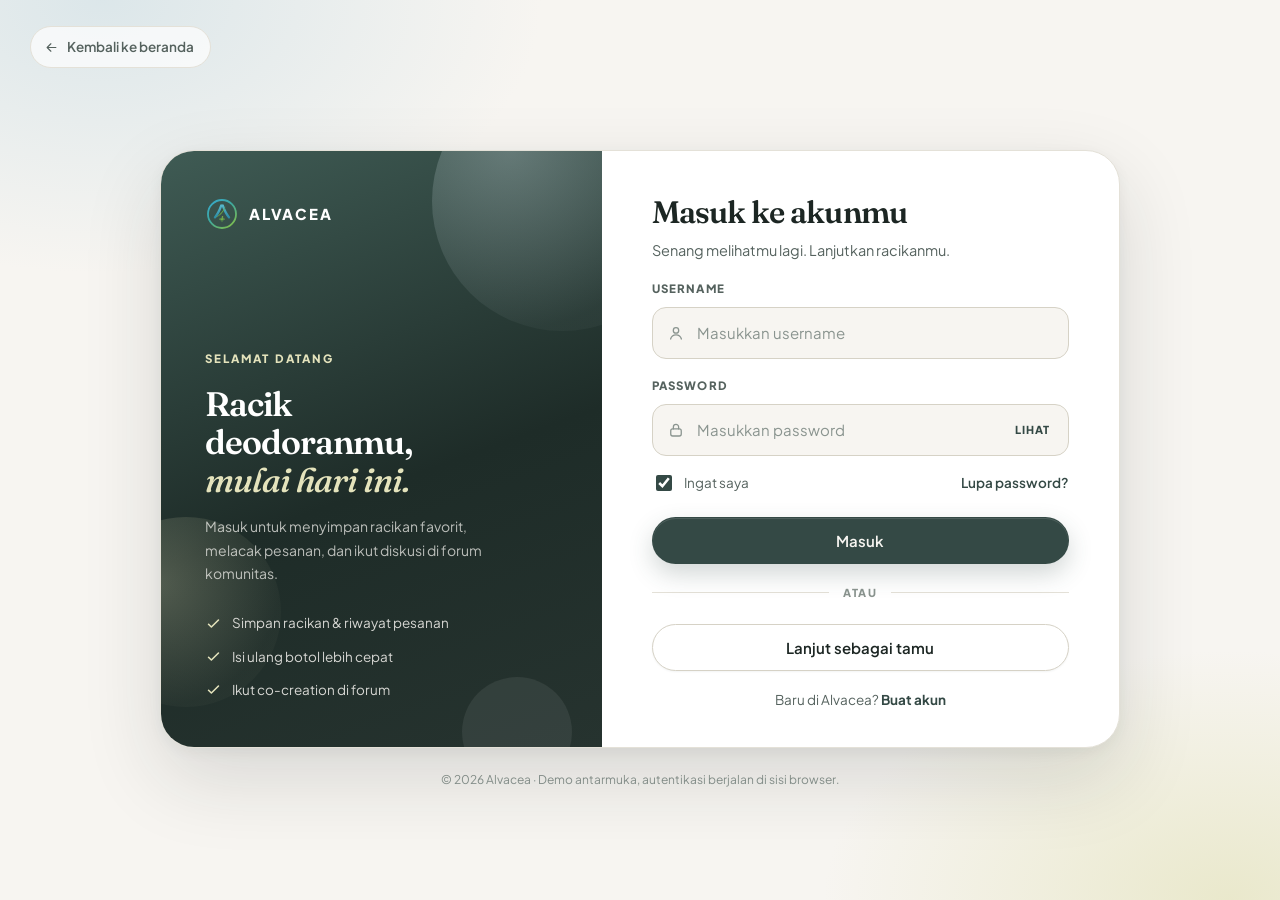
<file: login.html>
<!DOCTYPE html>
<html lang="id">
<head>
<meta charset="UTF-8">
<meta name="viewport" content="width=device-width, initial-scale=1.0">
<title>Masuk — Alvacea</title>
<meta name="description" content="Masuk ke akun Alvacea untuk menyimpan racikan, melacak pesanan, dan ikut diskusi di forum komunitas.">
<link rel="preconnect" href="https://fonts.googleapis.com">
<link rel="preconnect" href="https://fonts.gstatic.com" crossorigin>
<link href="https://fonts.googleapis.com/css2?family=Fraunces:opsz,wght@9..144,500;9..144,600;9..144,700&family=Plus+Jakarta+Sans:wght@400;500;600;700;800&display=swap" rel="stylesheet">
<link rel="icon" href="assets/logo-mark.svg" type="image/svg+xml">
<link rel="stylesheet" href="css/style.css?v=12">
</head>
<body class="auth-page">

<a class="auth-back" href="index.html">
  <svg viewBox="0 0 24 24" fill="none" aria-hidden="true"><path d="M19 12H5m6-6-6 6 6 6" stroke="currentColor" stroke-width="1.8" stroke-linecap="round" stroke-linejoin="round"/></svg>
  Kembali ke beranda
</a>

<main class="auth-card">

  <aside class="auth-aside">
    <a class="auth-brand" href="index.html" aria-label="Alvacea beranda">
      <img src="assets/logo-mark.svg" alt="" width="34" height="34">
      <span>ALVACEA</span>
    </a>

    <div class="auth-aside-body">
      <span class="auth-kicker">Selamat datang</span>
      <h1>Racik deodoranmu, <em>mulai hari ini.</em></h1>
      <p>Masuk untuk menyimpan racikan favorit, melacak pesanan, dan ikut diskusi di forum komunitas.</p>

      <ul class="auth-perks">
        <li>
          <svg viewBox="0 0 24 24" fill="none" aria-hidden="true"><path d="m5 13 4 4L19 7" stroke="currentColor" stroke-width="2.2" stroke-linecap="round" stroke-linejoin="round"/></svg>
          Simpan racikan &amp; riwayat pesanan
        </li>
        <li>
          <svg viewBox="0 0 24 24" fill="none" aria-hidden="true"><path d="m5 13 4 4L19 7" stroke="currentColor" stroke-width="2.2" stroke-linecap="round" stroke-linejoin="round"/></svg>
          Isi ulang botol lebih cepat
        </li>
        <li>
          <svg viewBox="0 0 24 24" fill="none" aria-hidden="true"><path d="m5 13 4 4L19 7" stroke="currentColor" stroke-width="2.2" stroke-linecap="round" stroke-linejoin="round"/></svg>
          Ikut co-creation di forum
        </li>
      </ul>
    </div>

    <span class="auth-orb auth-orb--a" aria-hidden="true"></span>
    <span class="auth-orb auth-orb--b" aria-hidden="true"></span>
    <span class="auth-orb auth-orb--c" aria-hidden="true"></span>
  </aside>

  <section class="auth-main">

    <div id="authFormPanel">
      <h2>Masuk ke akunmu</h2>
      <p class="auth-sub">Senang melihatmu lagi. Lanjutkan racikanmu.</p>

      <form id="loginForm" novalidate>
        <label class="field" for="username">
          <span class="field-label">Username</span>
          <span class="field-box">
            <svg viewBox="0 0 24 24" fill="none" aria-hidden="true"><circle cx="12" cy="8.5" r="3.6" stroke="currentColor" stroke-width="1.7"/><path d="M4.8 20c.9-3.7 3.7-5.6 7.2-5.6s6.3 1.9 7.2 5.6" stroke="currentColor" stroke-width="1.7" stroke-linecap="round"/></svg>
            <input type="text" id="username" name="username" autocomplete="username" placeholder="Masukkan username" required>
          </span>
        </label>

        <label class="field" for="password">
          <span class="field-label">Password</span>
          <span class="field-box">
            <svg viewBox="0 0 24 24" fill="none" aria-hidden="true"><rect x="5" y="10.5" width="14" height="9.5" rx="2.6" stroke="currentColor" stroke-width="1.7"/><path d="M8.5 10.5V8a3.5 3.5 0 0 1 7 0v2.5" stroke="currentColor" stroke-width="1.7" stroke-linecap="round"/></svg>
            <input type="password" id="password" name="password" autocomplete="current-password" placeholder="Masukkan password" required>
            <button type="button" class="field-toggle" id="pwToggle" aria-label="Tampilkan password">Lihat</button>
          </span>
        </label>

        <div class="auth-row">
          <label class="check" for="remember">
            <input type="checkbox" id="remember" checked>
            <span>Ingat saya</span>
          </label>
          <a href="#" class="auth-link" id="forgotLink">Lupa password?</a>
        </div>

        <p class="auth-error" id="loginError" role="alert" hidden></p>
        <p class="auth-note" id="loginNote" hidden></p>

        <button type="submit" class="btn btn-primary btn-block">Masuk</button>

        <div class="auth-divider"><span>atau</span></div>

        <a href="index.html" class="btn btn-ghost btn-block">Lanjut sebagai tamu</a>
      </form>

      <p class="auth-foot">Baru di Alvacea? <a href="#" id="registerLink">Buat akun</a></p>
    </div>

    <div class="auth-done" id="authDone" hidden>
      <span class="auth-avatar auth-avatar--lg" id="doneAvatar" aria-hidden="true">C</span>
      <h2>Kamu sudah masuk</h2>
      <p>Halo, <strong id="doneName">Charlene</strong>. Racikanmu aman tersimpan di akun ini.</p>
      <a href="index.html" class="btn btn-primary btn-block">Lanjut ke beranda</a>
      <a href="custom.html" class="btn btn-ghost btn-block">Buka halaman racik</a>
      <button type="button" class="btn btn-ghost btn-block" id="doneLogout">Keluar dari akun</button>
    </div>

  </section>
</main>

<p class="auth-legal">© 2026 Alvacea · Demo antarmuka, autentikasi berjalan di sisi browser.</p>

<script src="js/auth.js?v=2"></script>
</body>
</html>
</file>
<file: css/style.css>
/* ============================================================
   ALVACEA — Design tokens
   Palet: Shell #F7F5F1 · Stone #E0DCD1 · Sky #D5E3E8
          Honeydew #E4E3BC · Viridian #344945
   ============================================================ */

:root {
  --shell:      #F7F5F1;
  --stone:      #E0DCD1;
  --sky:        #D5E3E8;
  --honeydew:   #E4E3BC;
  --viridian:   #344945;

  --viridian-900: #1E2C28;
  --viridian-800: #293B36;
  --viridian-700: #3F5B54;
  --viridian-500: #557067;
  --viridian-100: #E6ECE9;
  --viridian-050: #F0F4F2;

  --clay:       #C08552;
  --clay-soft:  #F3E4D7;
  --berry:      #B4544C;
  --berry-soft: #F6E3E1;

  /* warna wordmark logo */
  --navy:       #16395C;

  --ink:        #1C2623;
  --ink-70:     #3C4844;
  --ink-60:     #55625E;
  --ink-40:     #8A948F;
  --line:       #E4E1D8;
  --line-strong:#D6D2C6;
  --white:      #FFFFFF;

  --radius-xs:  8px;
  --radius-sm:  12px;
  --radius:     22px;
  --radius-lg:  30px;
  --radius-xl:  42px;

  --shadow-xs:  0 1px 2px rgba(28, 38, 35, .05);
  --shadow-sm:  0 2px 6px rgba(28, 38, 35, .05), 0 6px 16px rgba(28, 38, 35, .05);
  --shadow:     0 4px 10px rgba(28, 38, 35, .05), 0 20px 44px rgba(28, 38, 35, .08);
  --shadow-lg:  0 8px 20px rgba(28, 38, 35, .07), 0 40px 80px rgba(28, 38, 35, .14);
  --ring:       0 0 0 4px rgba(52, 73, 69, .10);

  --font-display: "Fraunces", Georgia, serif;
  --font-body:    "Plus Jakarta Sans", system-ui, -apple-system, sans-serif;

  --container: 1180px;
  --header-h: 74px;
  --topbar-h: 40px;
}

/* ============================================================
   Base
   ============================================================ */

*, *::before, *::after { box-sizing: border-box; }

html { scroll-behavior: smooth; scroll-padding-top: calc(var(--header-h) + var(--topbar-h) + 16px); }

body {
  margin: 0;
  font-family: var(--font-body);
  font-size: 16px;
  line-height: 1.65;
  color: var(--ink);
  background:
    radial-gradient(58% 34% at 88% 0%, rgba(213, 227, 232, .42), transparent 70%),
    radial-gradient(46% 30% at 2% 6%, rgba(228, 227, 188, .34), transparent 72%),
    var(--shell);
  -webkit-font-smoothing: antialiased;
  text-rendering: optimizeLegibility;
}

img, svg { display: block; max-width: 100%; }
a { color: inherit; text-decoration: none; }
button { font: inherit; }
[hidden] { display: none !important; }

h1, h2, h3, h4 {
  font-family: var(--font-display);
  font-weight: 600;
  line-height: 1.14;
  letter-spacing: -.018em;
  margin: 0;
}

p { margin: 0; }

.container {
  width: 100%;
  max-width: var(--container);
  margin-inline: auto;
  padding-inline: 24px;
}

::selection { background: var(--viridian); color: var(--shell); }

/* Scroll reveal ------------------------------------------------ */

.js .reveal {
  opacity: 0;
  transform: translateY(22px);
  transition: opacity .7s cubic-bezier(.22, 1, .36, 1), transform .7s cubic-bezier(.22, 1, .36, 1);
}
.js .reveal.is-visible { opacity: 1; transform: none; }
.js .reveal[data-delay="1"] { transition-delay: .08s; }
.js .reveal[data-delay="2"] { transition-delay: .16s; }
.js .reveal[data-delay="3"] { transition-delay: .24s; }
.js .reveal[data-delay="4"] { transition-delay: .32s; }

/* ============================================================
   Topbar
   ============================================================ */

.topbar {
  background: var(--viridian-900);
  color: rgba(247, 245, 241, .74);
  font-size: 12.5px;
  height: var(--topbar-h);
  display: flex;
  align-items: center;
  overflow: hidden;
  position: relative;
  z-index: 60;
}

.topbar-inner {
  display: flex;
  align-items: center;
  justify-content: space-between;
  gap: 20px;
  width: 100%;
}

.topbar-list { display: flex; align-items: center; gap: 22px; }
.topbar-item { display: inline-flex; align-items: center; gap: 8px; white-space: nowrap; }
.topbar-item svg { width: 14px; height: 14px; color: var(--honeydew); flex: none; }
.topbar-item strong { color: var(--shell); font-weight: 600; }

.topbar-social { display: flex; align-items: center; gap: 6px; }
.topbar-social a {
  width: 24px; height: 24px;
  display: grid; place-items: center;
  border-radius: 50%;
  background: rgba(247, 245, 241, .1);
  color: rgba(247, 245, 241, .8);
  transition: background-color .16s ease, color .16s ease;
}
.topbar-social a:hover { background: var(--honeydew); color: var(--viridian-900); }
.topbar-social svg { width: 12px; height: 12px; }

/* ============================================================
   Buttons
   ============================================================ */

.btn {
  position: relative;
  display: inline-flex;
  align-items: center;
  justify-content: center;
  gap: 10px;
  font-family: var(--font-body);
  font-weight: 600;
  font-size: 15px;
  line-height: 1;
  border: 1px solid transparent;
  border-radius: 999px;
  padding: 15px 28px;
  cursor: pointer;
  white-space: nowrap;
  transition: transform .18s ease, background-color .18s ease,
              color .18s ease, border-color .18s ease, box-shadow .18s ease;
}

.btn:active { transform: translateY(1px); }

.btn .ic { width: 18px; height: 18px; flex: none; transition: transform .18s ease; }
.btn:hover .ic { transform: translateX(4px); }

.btn-primary {
  background: var(--viridian);
  color: var(--shell);
  box-shadow: 0 10px 24px rgba(52, 73, 69, .22), inset 0 1px 0 rgba(255, 255, 255, .12);
}
.btn-primary:hover {
  background: var(--viridian-900);
  box-shadow: 0 16px 34px rgba(52, 73, 69, .3), inset 0 1px 0 rgba(255, 255, 255, .16);
  transform: translateY(-2px);
}

.btn-ghost {
  background: var(--white);
  color: var(--ink);
  border-color: var(--line-strong);
  box-shadow: var(--shadow-xs);
}
.btn-ghost:hover { border-color: var(--viridian-500); transform: translateY(-2px); box-shadow: var(--shadow-sm); }

.btn-outline {
  background: transparent;
  color: var(--viridian);
  border-color: var(--viridian);
  padding: 13px 24px;
}
.btn-outline:hover { background: var(--viridian); color: var(--shell); transform: translateY(-2px); }

.btn-light {
  background: var(--shell);
  color: var(--viridian-900);
  box-shadow: 0 12px 28px rgba(0, 0, 0, .18);
}
.btn-light:hover { background: var(--white); transform: translateY(-2px); }

.btn-lg { padding: 19px 34px; font-size: 16px; }
.btn-sm { padding: 11px 20px; font-size: 13.5px; }
.btn-block { width: 100%; }

/* ============================================================
   Header
   ============================================================ */

.site-header {
  position: sticky;
  top: 0;
  z-index: 50;
  height: var(--header-h);
  background: rgba(247, 245, 241, .86);
  backdrop-filter: blur(16px) saturate(140%);
  border-bottom: 1px solid transparent;
  transition: border-color .2s ease, background-color .2s ease, box-shadow .2s ease;
}
.site-header.is-stuck {
  border-bottom-color: var(--line);
  background: rgba(247, 245, 241, .96);
  box-shadow: 0 8px 24px rgba(28, 38, 35, .06);
}

.header-inner {
  height: var(--header-h);
  display: flex;
  align-items: center;
  justify-content: space-between;
  gap: 24px;
}

.brand { display: inline-flex; align-items: center; gap: 10px; color: var(--viridian); }

.brand-logo {
  width: 40px;
  height: 40px;
  flex: none;
  display: block;
  object-fit: contain;
}
.brand-logo--sm { width: 24px; height: 24px; }

.brand-name {
  font-family: var(--font-body);
  font-weight: 800;
  font-size: 19px;
  letter-spacing: .09em;
  text-transform: uppercase;
  color: var(--navy);
  line-height: 1;
}

.main-nav { display: flex; align-items: center; gap: 2px; }

.nav-link {
  position: relative;
  font-size: 15px;
  font-weight: 500;
  color: var(--ink-60);
  padding: 10px 17px;
  border-radius: 999px;
  transition: color .16s ease, background-color .16s ease;
}
.nav-link:hover { color: var(--ink); background: rgba(224, 220, 209, .55); }
.nav-link.is-active { color: var(--viridian); background: var(--viridian-100); font-weight: 600; }
.nav-link.is-active::after {
  content: "";
  position: absolute;
  left: 50%; bottom: 3px;
  width: 16px; height: 2px;
  border-radius: 2px;
  background: var(--viridian);
  transform: translateX(-50%);
}

.header-actions { display: flex; align-items: center; gap: 12px; }

.nav-toggle {
  display: none;
  width: 42px; height: 42px;
  padding: 0;
  border: 1px solid var(--line-strong);
  border-radius: 13px;
  background: var(--white);
  cursor: pointer;
  flex-direction: column;
  align-items: center;
  justify-content: center;
  gap: 5px;
  box-shadow: var(--shadow-xs);
}
.nav-toggle span {
  display: block; width: 16px; height: 2px; border-radius: 2px;
  background: var(--ink); transition: transform .2s ease;
}
.nav-toggle[aria-expanded="true"] span:first-child { transform: translateY(3.5px) rotate(45deg); }
.nav-toggle[aria-expanded="true"] span:last-child  { transform: translateY(-3.5px) rotate(-45deg); }

/* ============================================================
   Hero
   ============================================================ */

.hero {
  position: relative;
  padding: 80px 0 96px;
  overflow: hidden;
  background:
    linear-gradient(180deg, var(--viridian-050) 0%, rgba(247, 245, 241, 0) 62%);
}

.hero::before {
  content: "";
  position: absolute;
  inset: 0;
  background:
    radial-gradient(52% 58% at 82% 26%, rgba(213, 227, 232, .75), transparent 70%),
    radial-gradient(42% 48% at 6% 6%, rgba(228, 227, 188, .55), transparent 72%);
  pointer-events: none;
}

/* dotted grid decoration */
.hero::after {
  content: "";
  position: absolute;
  top: 60px; right: -40px;
  width: 320px; height: 320px;
  background-image: radial-gradient(rgba(52, 73, 69, .22) 1.4px, transparent 1.4px);
  background-size: 18px 18px;
  mask-image: radial-gradient(circle at center, #000 30%, transparent 72%);
  -webkit-mask-image: radial-gradient(circle at center, #000 30%, transparent 72%);
  pointer-events: none;
  opacity: .7;
}

.hero-grid {
  position: relative;
  z-index: 1;
  display: grid;
  grid-template-columns: 1.06fr .94fr;
  gap: 56px;
  align-items: center;
}

.eyebrow {
  display: inline-flex;
  align-items: center;
  gap: 9px;
  font-size: 12.5px;
  font-weight: 700;
  letter-spacing: .1em;
  text-transform: uppercase;
  color: var(--viridian);
  background: var(--white);
  border: 1px solid var(--line);
  border-radius: 999px;
  padding: 9px 18px 9px 15px;
  box-shadow: var(--shadow-sm);
}
.eyebrow .dot {
  width: 7px; height: 7px; border-radius: 50%;
  background: var(--clay);
  box-shadow: 0 0 0 4px rgba(192, 133, 82, .18);
}

.hero-title {
  font-size: clamp(42px, 5.6vw, 76px);
  font-weight: 600;
  letter-spacing: -.035em;
  line-height: 1.06;
  margin: 28px 0 0;
}
.hero-title em {
  font-style: italic;
  font-weight: 500;
  color: var(--viridian-700);
  position: relative;
}
.hero-title .accent {
  position: relative;
  display: inline-block;
}
.hero-title .accent::after {
  content: "";
  position: absolute;
  left: 0; right: 0; bottom: 6px;
  height: 12px;
  background: var(--honeydew);
  border-radius: 4px;
  z-index: -1;
}

.hero-lead {
  margin-top: 26px;
  font-size: 18.5px;
  line-height: 1.72;
  color: var(--ink-60);
  max-width: 52ch;
}

.hero-cta {
  display: flex;
  flex-wrap: wrap;
  gap: 14px;
  margin-top: 38px;
}

.hero-note {
  display: flex;
  align-items: center;
  gap: 10px;
  margin-top: 22px;
  font-size: 13.5px;
  color: var(--ink-40);
}
.hero-note svg { width: 16px; height: 16px; color: var(--viridian-500); flex: none; }
.hero-note strong { color: var(--ink-70); font-weight: 600; }

.hero-stats {
  display: flex;
  gap: 0;
  margin-top: 48px;
  padding-top: 30px;
  border-top: 1px solid var(--line-strong);
}
.stat { padding-right: 34px; margin-right: 34px; border-right: 1px solid var(--line); }
.stat:last-child { border-right: none; margin-right: 0; padding-right: 0; }
.stat strong {
  display: block;
  font-family: var(--font-display);
  font-size: 32px;
  font-weight: 600;
  letter-spacing: -.03em;
  color: var(--viridian);
  line-height: 1.1;
}
.stat span { font-size: 13px; color: var(--ink-40); }

/* Hero visual -------------------------------------------------- */

.hero-visual {
  position: relative;
  min-height: 520px;
  display: flex;
  align-items: center;
  justify-content: center;
}

.hero-blob {
  position: absolute;
  width: 430px; height: 430px;
  border-radius: 46% 54% 58% 42% / 52% 44% 56% 48%;
  background: linear-gradient(155deg, var(--sky) 0%, var(--honeydew) 100%);
  animation: morph 16s ease-in-out infinite;
  box-shadow: inset 0 0 0 1px rgba(255, 255, 255, .55);
}

@keyframes morph {
  0%, 100% { border-radius: 46% 54% 58% 42% / 52% 44% 56% 48%; transform: rotate(0deg) scale(1); }
  50%      { border-radius: 56% 44% 42% 58% / 44% 58% 42% 56%; transform: rotate(8deg) scale(1.03); }
}

.bottle-stage { position: relative; z-index: 2; }

.bottle {
  width: 236px;
  filter: drop-shadow(0 30px 46px rgba(52, 73, 69, .26));
  animation: float 7s ease-in-out infinite;
}

@keyframes float {
  0%, 100% { transform: translateY(0) rotate(-1deg); }
  50%      { transform: translateY(-14px) rotate(1.5deg); }
}

.float-chip {
  position: absolute;
  display: inline-flex;
  align-items: center;
  gap: 7px;
  font-size: 12.5px;
  font-weight: 700;
  color: var(--viridian);
  background: var(--white);
  border: 1px solid var(--line);
  border-radius: 999px;
  padding: 10px 16px;
  box-shadow: var(--shadow);
  white-space: nowrap;
}
.float-chip::before {
  content: "";
  width: 7px; height: 7px; border-radius: 50%;
  background: var(--clay);
}
.float-chip--a { top: 62px; left: -74px; }
.float-chip--b { bottom: 74px; right: -66px; }
.float-chip--b::before { background: var(--viridian-500); }

.hero-card {
  position: absolute;
  z-index: 3;
  display: flex;
  align-items: center;
  gap: 13px;
  background: rgba(255, 255, 255, .92);
  backdrop-filter: blur(8px);
  border: 1px solid var(--line);
  border-radius: var(--radius);
  padding: 15px 19px;
  box-shadow: var(--shadow);
  max-width: 276px;
}
.hero-card--top    { top: 8px; right: -8px; }
.hero-card--bottom { bottom: 8px; left: -8px; }

.hero-card strong { display: block; font-size: 14.5px; font-weight: 700; }
.hero-card span:not(.hc-icon) { font-size: 12.5px; color: var(--ink-40); }

.hc-icon {
  flex: none;
  width: 40px; height: 40px;
  border-radius: 13px;
  display: grid;
  place-items: center;
  color: var(--viridian);
}
.hc-icon svg { width: 21px; height: 21px; }
.hc-icon--sky   { background: var(--sky); }
.hc-icon--honey { background: var(--honeydew); }
.hc-icon--clay  { background: var(--clay-soft); color: var(--clay); }

/* ============================================================
   Marquee strip
   ============================================================ */

.marquee {
  position: relative;
  width: calc(100% - 48px);
  max-width: calc(var(--container) - 48px);
  margin: 0 auto;
  background: var(--viridian);
  color: var(--shell);
  overflow: hidden;
  padding: 18px 0;
  border-radius: 26px;
  border: 1px solid rgba(255, 255, 255, .08);
  box-shadow: 0 18px 40px rgba(52, 73, 69, .16);
}
.marquee-track {
  display: flex;
  gap: 0;
  width: max-content;
  animation: slide 34s linear infinite;
}
.marquee-group { display: flex; align-items: center; }
.marquee-item {
  display: inline-flex;
  align-items: center;
  gap: 16px;
  font-family: var(--font-display);
  font-size: 21px;
  font-weight: 500;
  letter-spacing: -.01em;
  padding-inline: 30px;
  white-space: nowrap;
}
.marquee-item svg { width: 17px; height: 17px; color: var(--honeydew); flex: none; }
.marquee-item.is-alt { font-style: italic; color: rgba(247, 245, 241, .66); }

@keyframes slide {
  from { transform: translateX(0); }
  to   { transform: translateX(-50%); }
}

/* ============================================================
   Sections
   ============================================================ */

.section { padding: 96px 0; position: relative; }
.section--tint { background: var(--viridian-050); }
.section--stone { background: linear-gradient(180deg, #EFECE3, var(--shell)); }

.section-head {
  display: flex;
  align-items: flex-end;
  justify-content: space-between;
  gap: 32px;
  margin-bottom: 52px;
}
.section-head--center {
  flex-direction: column;
  align-items: center;
  text-align: center;
}

.kicker {
  display: inline-flex;
  align-items: center;
  gap: 12px;
  font-size: 12.5px;
  font-weight: 700;
  letter-spacing: .14em;
  text-transform: uppercase;
  color: var(--viridian-500);
  margin-bottom: 16px;
}
.kicker::before {
  content: "";
  width: 34px; height: 2px;
  background: var(--clay);
  border-radius: 2px;
}
.section-head--center .kicker::after {
  content: "";
  width: 34px; height: 2px;
  background: var(--clay);
  border-radius: 2px;
}

.section-title {
  font-size: clamp(32px, 3.9vw, 50px);
  letter-spacing: -.03em;
  line-height: 1.1;
}
.section-title em { font-style: italic; font-weight: 500; color: var(--viridian-700); }

.section-sub {
  margin-top: 18px;
  font-size: 17px;
  color: var(--ink-60);
  max-width: 58ch;
}

/* ============================================================
   Benefit cards
   ============================================================ */

.benefit-grid {
  display: grid;
  grid-template-columns: repeat(4, 1fr);
  gap: 20px;
}

.benefit-card {
  position: relative;
  background: var(--white);
  border: 1px solid var(--line);
  border-radius: var(--radius-lg);
  padding: 32px 26px 34px;
  overflow: hidden;
  transition: transform .26s cubic-bezier(.22, 1, .36, 1), box-shadow .26s ease, border-color .26s ease;
}
.benefit-card::before {
  content: "";
  position: absolute;
  top: 0; left: 0; right: 0;
  height: 4px;
  background: var(--tone, var(--viridian));
  transform: scaleX(0);
  transform-origin: left;
  transition: transform .35s cubic-bezier(.22, 1, .36, 1);
}
.benefit-card:hover {
  transform: translateY(-6px);
  box-shadow: var(--shadow);
  border-color: var(--stone);
}
.benefit-card:hover::before { transform: scaleX(1); }

.benefit-card:nth-child(1) { --tone: var(--viridian); }
.benefit-card:nth-child(2) { --tone: var(--clay); }
.benefit-card:nth-child(3) { --tone: #6E8FA6; }
.benefit-card:nth-child(4) { --tone: #8E9B4E; }

.benefit-ic {
  display: grid;
  place-items: center;
  width: 54px; height: 54px;
  border-radius: 17px;
  background: var(--tile, var(--viridian-100));
  color: var(--tone, var(--viridian));
  margin-bottom: 24px;
  box-shadow: inset 0 0 0 1px rgba(255, 255, 255, .6);
}
.benefit-ic svg { width: 26px; height: 26px; }
.benefit-card:nth-child(2) .benefit-ic { --tile: var(--clay-soft); }
.benefit-card:nth-child(3) .benefit-ic { --tile: var(--sky); }
.benefit-card:nth-child(4) .benefit-ic { --tile: var(--honeydew); }

.benefit-index {
  position: absolute;
  top: 26px; right: 26px;
  font-family: var(--font-display);
  font-size: 15px;
  font-weight: 600;
  color: var(--stone);
  letter-spacing: .04em;
}

.benefit-card h3 { font-size: 20px; margin-bottom: 11px; }
.benefit-card p  { font-size: 14.5px; color: var(--ink-60); line-height: 1.62; }

/* ============================================================
   Product story (foto produk)
   ============================================================ */

.story {
  display: grid;
  grid-template-columns: 1.04fr .96fr;
  gap: 64px;
  align-items: center;
}

.story-figure { margin: 0; min-width: 0; }

.story-caption {
  margin-top: 16px;
  padding-left: 2px;
  font-size: 12.5px;
  line-height: 1.55;
  color: var(--ink-60);
}

.story-media {
  position: relative;
  aspect-ratio: 4 / 3;
  border-radius: var(--radius-xl);
  overflow: hidden;
  background: linear-gradient(155deg, #F1EEE5 0%, var(--stone) 100%);
  box-shadow: var(--shadow-lg);
  isolation: isolate;
}

.story-media img {
  width: 100%;
  height: 100%;
  display: block;
  object-fit: cover;
  object-position: 50% 56%;
  transition: transform 1.2s cubic-bezier(.22, .61, .36, 1);
}
.story-media:hover img { transform: scale(1.035); }

.story-media::after {
  content: "";
  position: absolute;
  inset: 0;
  border-radius: inherit;
  box-shadow: inset 0 0 0 1px rgba(28, 38, 35, .08);
  pointer-events: none;
  z-index: 1;
}

.story-fallback {
  position: absolute;
  inset: 0;
  display: none;
  place-content: center;
  justify-items: center;
  gap: 12px;
  padding: 28px;
  text-align: center;
  font-size: 12.5px;
  font-weight: 700;
  letter-spacing: .1em;
  text-transform: uppercase;
  color: var(--viridian-500);
}
.story-fallback svg { width: 44px; height: 44px; opacity: .5; }
.story-media.no-photo img { display: none; }
.story-media.no-photo .story-fallback { display: grid; }

.story-tag {
  position: absolute;
  left: 22px;
  bottom: 22px;
  z-index: 2;
  display: inline-flex;
  align-items: center;
  gap: 9px;
  padding: 10px 18px 10px 14px;
  border-radius: 999px;
  background: rgba(255, 255, 255, .92);
  -webkit-backdrop-filter: blur(10px);
  backdrop-filter: blur(10px);
  border: 1px solid rgba(255, 255, 255, .8);
  box-shadow: var(--shadow-sm);
  font-size: 12.5px;
  font-weight: 700;
  letter-spacing: .01em;
  color: var(--viridian);
}
.story-tag .dot {
  width: 7px; height: 7px;
  border-radius: 50%;
  background: #7FBD4C;
  box-shadow: 0 0 0 3px rgba(127, 189, 76, .2);
  flex: none;
}

.story-copy .section-title { max-width: 14ch; }
.story-copy > p {
  margin-top: 18px;
  font-size: 16.5px;
  line-height: 1.66;
  color: var(--ink-60);
  max-width: 44ch;
}

.story-list {
  list-style: none;
  margin: 34px 0 0;
  padding: 0;
  display: grid;
  gap: 22px;
}
.story-list li { display: flex; gap: 16px; align-items: flex-start; }
.story-num {
  flex: none;
  width: 34px; height: 34px;
  display: grid;
  place-items: center;
  border-radius: 11px;
  background: var(--viridian);
  color: var(--shell);
  font-family: var(--font-display);
  font-size: 13.5px;
  font-weight: 700;
  box-shadow: inset 0 1px 0 rgba(255, 255, 255, .14);
}
.story-list li:nth-child(2) .story-num { background: var(--clay); }
.story-list li:nth-child(3) .story-num { background: #6E93A6; }

.story-list h3 {
  font-family: var(--font-body);
  font-size: 15.5px;
  font-weight: 700;
  letter-spacing: -.01em;
  color: var(--ink);
}
.story-list p {
  margin-top: 4px;
  font-size: 14.5px;
  line-height: 1.6;
  color: var(--ink-60);
}

.story-cta {
  margin-top: 36px;
  display: flex;
  align-items: center;
  gap: 20px;
  flex-wrap: wrap;
}
.story-note {
  font-size: 13px;
  color: var(--ink-60);
}

/* ============================================================
   Steps
   ============================================================ */

.steps {
  list-style: none;
  margin: 0; padding: 0;
  display: grid;
  grid-template-columns: repeat(3, 1fr);
  gap: 26px;
}

.step {
  position: relative;
  background: var(--white);
  border: 1px solid var(--line);
  border-radius: var(--radius-lg);
  padding: 36px 30px 38px;
  transition: transform .26s ease, box-shadow .26s ease;
}
.step:hover { transform: translateY(-5px); box-shadow: var(--shadow); }

.step::after {
  content: "";
  position: absolute;
  top: 62px; right: -27px;
  width: 28px;
  border-top: 2px dashed var(--stone);
}
.step:last-child::after { display: none; }

.step-num {
  display: inline-grid;
  place-items: center;
  min-width: 52px; height: 34px;
  padding-inline: 12px;
  border-radius: 999px;
  font-family: var(--font-display);
  font-size: 15px;
  font-weight: 700;
  letter-spacing: .06em;
  color: var(--shell);
  background: var(--viridian);
  margin-bottom: 22px;
  box-shadow: inset 0 1px 0 rgba(255, 255, 255, .18);
}
.step:nth-child(2) .step-num { background: var(--clay); }
.step:nth-child(3) .step-num { background: #6E8FA6; }

.step h3 { font-size: 22px; margin-bottom: 12px; }
.step p  { font-size: 15px; color: var(--ink-60); }

.step-list {
  list-style: none;
  margin: 18px 0 0;
  padding: 0;
  display: flex;
  flex-direction: column;
  gap: 9px;
}
.step-list li {
  display: flex;
  align-items: flex-start;
  gap: 9px;
  font-size: 13.5px;
  color: var(--ink-60);
}
.step-list svg { width: 15px; height: 15px; color: var(--viridian-500); flex: none; margin-top: 3px; }

/* ============================================================
   Extract cards
   ============================================================ */

.extract-grid {
  display: grid;
  grid-template-columns: repeat(3, 1fr);
  gap: 26px;
}

.extract-card {
  position: relative;
  background: var(--white);
  border: 1px solid var(--line);
  border-radius: var(--radius-lg);
  padding: 26px 28px 32px;
  overflow: hidden;
  transition: transform .26s cubic-bezier(.22, 1, .36, 1), box-shadow .26s ease;
}
.extract-card:hover { transform: translateY(-6px); box-shadow: var(--shadow); }

.extract-visual {
  position: relative;
  height: 176px;
  border-radius: var(--radius);
  display: grid;
  place-items: center;
  margin-bottom: 26px;
  overflow: hidden;
}
.extract-visual::after {
  content: "";
  position: absolute;
  inset: 0;
  background-image: radial-gradient(rgba(52, 73, 69, .16) 1.2px, transparent 1.2px);
  background-size: 14px 14px;
  opacity: .55;
}
.extract-visual svg { width: 88px; height: 88px; position: relative; z-index: 1; }
.extract-visual--sky   { background: linear-gradient(150deg, #E4EFF3, var(--sky)); }
.extract-visual--honey { background: linear-gradient(150deg, #F1F0D4, var(--honeydew)); }
.extract-visual--stone { background: linear-gradient(150deg, #EDEAE0, var(--stone)); }

.extract-index {
  position: absolute;
  top: 16px; left: 18px;
  z-index: 1;
  font-family: var(--font-display);
  font-size: 13px;
  font-weight: 700;
  letter-spacing: .1em;
  color: var(--viridian-700);
  opacity: .6;
}

.extract-card h3 { font-size: 23px; margin-bottom: 10px; }

.extract-tag {
  display: inline-block;
  font-size: 12px;
  font-weight: 700;
  letter-spacing: .04em;
  text-transform: uppercase;
  color: var(--viridian-700);
  background: var(--viridian-100);
  border-radius: 999px;
  padding: 6px 13px;
  margin-bottom: 15px;
}

.extract-card > p:last-child { font-size: 14.5px; color: var(--ink-60); }

/* ============================================================
   Stat band (dark)
   ============================================================ */

.stat-band {
  background: var(--viridian-900);
  color: var(--shell);
  border-radius: var(--radius-xl);
  padding: 60px 56px;
  display: grid;
  grid-template-columns: repeat(4, 1fr);
  gap: 30px;
  position: relative;
  overflow: hidden;
  box-shadow: var(--shadow-lg);
}
.stat-band::before {
  content: "";
  position: absolute;
  top: -140px; right: -80px;
  width: 380px; height: 380px;
  border-radius: 50%;
  background: radial-gradient(circle, rgba(213, 227, 232, .16), transparent 68%);
}
.stat-band::after {
  content: "";
  position: absolute;
  left: -70px; bottom: -150px;
  width: 320px; height: 320px;
  border-radius: 50%;
  background: radial-gradient(circle, rgba(228, 227, 188, .14), transparent 68%);
}

.band-item { position: relative; z-index: 1; }
.band-item + .band-item { border-left: 1px solid rgba(247, 245, 241, .14); padding-left: 30px; }

.band-num {
  font-family: var(--font-display);
  font-size: clamp(38px, 4vw, 52px);
  font-weight: 600;
  letter-spacing: -.03em;
  line-height: 1;
  color: var(--honeydew);
}
.band-label { margin-top: 12px; font-size: 14.5px; color: rgba(247, 245, 241, .74); }
.band-sub { margin-top: 4px; font-size: 12.5px; color: rgba(247, 245, 241, .45); }

/* ============================================================
   CTA band
   ============================================================ */

.cta-band {
  display: flex;
  align-items: center;
  justify-content: space-between;
  gap: 44px;
  background: linear-gradient(135deg, var(--viridian) 0%, var(--viridian-800) 100%);
  color: var(--shell);
  border-radius: var(--radius-xl);
  padding: 64px 64px;
  position: relative;
  overflow: hidden;
  box-shadow: var(--shadow-lg);
}
.cta-band::after {
  content: "";
  position: absolute;
  right: -100px; top: -110px;
  width: 340px; height: 340px;
  border-radius: 50%;
  background: rgba(213, 227, 232, .13);
}
.cta-band::before {
  content: "";
  position: absolute;
  right: 130px; bottom: -150px;
  width: 260px; height: 260px;
  border-radius: 50%;
  background: rgba(228, 227, 188, .13);
}

.cta-copy { position: relative; z-index: 1; max-width: 56ch; }
.cta-copy .kicker { color: var(--honeydew); }
.cta-copy .kicker::before { background: var(--honeydew); }
.cta-copy h2 { font-size: clamp(30px, 3.6vw, 46px); color: var(--white); letter-spacing: -.03em; }
.cta-copy h2 em { font-style: italic; font-weight: 500; color: var(--honeydew); }
.cta-copy p  { margin-top: 16px; font-size: 16.5px; color: rgba(247, 245, 241, .78); }
.cta-band .btn { position: relative; z-index: 1; flex: none; }

/* ============================================================
   Reviews
   ============================================================ */

.reviews-head {
  display: grid;
  grid-template-columns: 1fr auto;
  gap: 40px;
  align-items: center;
  background: var(--white);
  border: 1px solid var(--line);
  border-radius: var(--radius-lg);
  padding: 30px 36px;
  margin-bottom: 30px;
  box-shadow: var(--shadow-xs);
}

.rating-score {
  display: flex;
  align-items: center;
  gap: 22px;
}
.rating-big {
  font-family: var(--font-display);
  font-size: 54px;
  font-weight: 600;
  letter-spacing: -.04em;
  color: var(--viridian);
  line-height: 1;
}
.rating-meta .stars { font-size: 17px; letter-spacing: 4px; margin-bottom: 6px; }
.rating-meta span { font-size: 13.5px; color: var(--ink-40); }

.rating-badges { display: flex; gap: 10px; flex-wrap: wrap; }
.rating-badge {
  display: inline-flex;
  align-items: center;
  gap: 8px;
  font-size: 13px;
  font-weight: 600;
  color: var(--ink-70);
  background: var(--shell);
  border: 1px solid var(--line);
  border-radius: 999px;
  padding: 9px 16px;
}
.rating-badge svg { width: 15px; height: 15px; color: var(--viridian-500); }

.review-grid {
  display: grid;
  grid-template-columns: repeat(3, 1fr);
  gap: 24px;
}

.review-card {
  position: relative;
  margin: 0;
  background: var(--white);
  border: 1px solid var(--line);
  border-radius: var(--radius-lg);
  padding: 34px 30px 30px;
  display: flex;
  flex-direction: column;
  transition: transform .26s ease, box-shadow .26s ease;
}
.review-card:hover { transform: translateY(-5px); box-shadow: var(--shadow); }

.review-quote {
  position: absolute;
  top: 22px; right: 26px;
  font-family: var(--font-display);
  font-size: 56px;
  line-height: 1;
  color: var(--stone);
}

.stars { color: #C9A227; font-size: 15px; letter-spacing: 3px; }

.review-card blockquote {
  margin: 16px 0 26px;
  font-size: 15.5px;
  line-height: 1.72;
  color: var(--ink-60);
  flex: 1;
  position: relative;
  z-index: 1;
}

.review-card figcaption { display: flex; align-items: center; gap: 13px; }

.avatar {
  width: 44px; height: 44px;
  border-radius: 50%;
  display: grid;
  place-items: center;
  font-size: 13.5px;
  font-weight: 700;
  color: var(--viridian);
  background: var(--av, var(--stone));
  flex: none;
  box-shadow: 0 0 0 3px var(--white), 0 0 0 4px var(--line);
}

.review-card figcaption strong { display: block; font-size: 14.5px; }
.review-card figcaption span    { font-size: 13px; color: var(--ink-40); }

/* ============================================================
   Footer
   ============================================================ */

.site-footer {
  background: var(--viridian-900);
  color: rgba(247, 245, 241, .72);
  padding: 72px 0 30px;
  margin-top: 8px;
  border-radius: 46px 46px 0 0;
  position: relative;
  overflow: hidden;
}
.site-footer::before {
  content: "";
  position: absolute;
  top: -180px; right: -120px;
  width: 460px; height: 460px;
  border-radius: 50%;
  background: radial-gradient(circle, rgba(213, 227, 232, .09), transparent 70%);
  pointer-events: none;
}

.footer-grid {
  position: relative;
  display: grid;
  grid-template-columns: 1.7fr 1fr 1fr 1fr;
  gap: 44px;
  padding-bottom: 46px;
  border-bottom: 1px solid rgba(247, 245, 241, .12);
}

.footer-brand .brand { color: var(--sky); }
.footer-brand .brand-name { color: var(--white); }
.footer-brand p { margin-top: 18px; font-size: 14.5px; max-width: 40ch; line-height: 1.75; }

.newsletter { margin-top: 26px; max-width: 380px; }
.newsletter-label {
  display: block;
  font-size: 12.5px;
  font-weight: 700;
  letter-spacing: .1em;
  text-transform: uppercase;
  color: var(--honeydew);
  margin-bottom: 12px;
}
.newsletter-form {
  display: flex;
  gap: 8px;
  background: rgba(247, 245, 241, .08);
  border: 1px solid rgba(247, 245, 241, .16);
  border-radius: 999px;
  padding: 6px 6px 6px 20px;
  transition: border-color .18s ease;
}
.newsletter-form:focus-within { border-color: var(--honeydew); }
.newsletter-form input {
  flex: 1;
  min-width: 0;
  background: transparent;
  border: none;
  outline: none;
  color: var(--shell);
  font-family: inherit;
  font-size: 14.5px;
}
.newsletter-form input::placeholder { color: rgba(247, 245, 241, .45); }
.newsletter-form button {
  flex: none;
  border: none;
  cursor: pointer;
  background: var(--honeydew);
  color: var(--viridian-900);
  font-weight: 700;
  font-size: 13.5px;
  border-radius: 999px;
  padding: 11px 20px;
  transition: background-color .16s ease, transform .16s ease;
}
.newsletter-form button:hover { background: var(--shell); transform: translateX(2px); }
.newsletter-note { margin-top: 10px; font-size: 12.5px; color: rgba(247, 245, 241, .45); }

.footer-col h4 {
  font-family: var(--font-body);
  font-size: 12.5px;
  font-weight: 700;
  letter-spacing: .1em;
  text-transform: uppercase;
  color: var(--honeydew);
  margin-bottom: 18px;
}
.footer-col a {
  display: flex;
  align-items: center;
  gap: 8px;
  font-size: 14.5px;
  padding: 7px 0;
  transition: color .16s ease, transform .16s ease;
}
.footer-col a::before {
  content: "";
  width: 5px; height: 5px;
  border-radius: 50%;
  background: rgba(247, 245, 241, .3);
  transition: background-color .16s ease, transform .16s ease;
}
.footer-col a:hover { color: var(--white); transform: translateX(3px); }
.footer-col a:hover::before { background: var(--honeydew); transform: scale(1.4); }

.footer-bottom {
  display: flex;
  justify-content: space-between;
  gap: 20px;
  padding-top: 26px;
  font-size: 13px;
  color: rgba(247, 245, 241, .5);
}
.footer-bottom strong { color: rgba(247, 245, 241, .8); font-weight: 600; }

/* ============================================================
   Page header (halaman dalam)
   ============================================================ */

.page-head {
  padding: 60px 0 48px;
  border-bottom: 1px solid var(--line);
  position: relative;
  overflow: hidden;
  background: linear-gradient(180deg, var(--viridian-050), rgba(247, 245, 241, 0));
}
.page-head::after {
  content: "";
  position: absolute;
  top: -60px; right: -40px;
  width: 300px; height: 300px;
  background-image: radial-gradient(rgba(52, 73, 69, .2) 1.4px, transparent 1.4px);
  background-size: 17px 17px;
  mask-image: radial-gradient(circle at center, #000 25%, transparent 70%);
  -webkit-mask-image: radial-gradient(circle at center, #000 25%, transparent 70%);
  pointer-events: none;
}
.page-head .container { position: relative; z-index: 1; }
.page-head .kicker { margin-bottom: 14px; }
.page-title { font-size: clamp(34px, 4.4vw, 56px); letter-spacing: -.035em; line-height: 1.08; }
.page-title em { font-style: italic; font-weight: 500; color: var(--viridian-700); }
.page-head p { margin-top: 18px; font-size: 17px; color: var(--ink-60); max-width: 62ch; }

.breadcrumbs {
  display: flex;
  align-items: center;
  gap: 9px;
  font-size: 13.5px;
  color: var(--ink-40);
  margin-bottom: 22px;
}
.breadcrumbs a {
  display: inline-flex;
  align-items: center;
  gap: 6px;
  transition: color .16s ease;
}
.breadcrumbs a:hover { color: var(--viridian); }
.breadcrumbs svg { width: 13px; height: 13px; }
.breadcrumbs .sep { color: var(--stone); }

/* ============================================================
   Custom page
   ============================================================ */

.custom-layout {
  display: grid;
  grid-template-columns: 1fr 384px;
  gap: 44px;
  align-items: start;
  padding: 60px 0 104px;
}

.custom-steps { display: flex; flex-direction: column; gap: 30px; }

.option-group {
  position: relative;
  background: var(--white);
  border: 1px solid var(--line);
  border-radius: var(--radius-lg);
  padding: 34px 36px 38px;
  box-shadow: var(--shadow-xs);
  transition: box-shadow .24s ease;
}
.option-group:focus-within { box-shadow: var(--shadow-sm); }

.group-head {
  display: flex;
  align-items: flex-start;
  gap: 17px;
  margin-bottom: 28px;
}

.group-num {
  flex: none;
  width: 38px; height: 38px;
  border-radius: 13px;
  background: var(--viridian);
  color: var(--shell);
  display: grid;
  place-items: center;
  font-family: var(--font-display);
  font-size: 15px;
  font-weight: 700;
  margin-top: 2px;
  box-shadow: inset 0 1px 0 rgba(255, 255, 255, .2);
}
.option-group:nth-child(2) .group-num { background: var(--clay); }
.option-group:nth-child(3) .group-num { background: #6E8FA6; }
.option-group:nth-child(4) .group-num { background: #8E9B4E; }

.group-head h2 { font-size: 24px; letter-spacing: -.02em; }
.group-head p  { font-size: 14.5px; color: var(--ink-60); margin-top: 7px; }

.option-grid { display: grid; gap: 15px; }
.option-grid--2 { grid-template-columns: repeat(2, 1fr); }
.option-grid--3 { grid-template-columns: repeat(3, 1fr); }
.option-grid--4 { grid-template-columns: repeat(4, 1fr); }

/* Option card -------------------------------------------------- */

.option {
  position: relative;
  display: flex;
  flex-direction: column;
  gap: 4px;
  text-align: left;
  background: var(--shell);
  border: 1.5px solid var(--line);
  border-radius: var(--radius);
  padding: 20px 20px 18px;
  cursor: pointer;
  font-family: inherit;
  overflow: hidden;
  transition: border-color .18s ease, background-color .18s ease,
              transform .18s ease, box-shadow .18s ease;
}
.option::after {
  content: "";
  position: absolute;
  top: -50px; right: -50px;
  width: 110px; height: 110px;
  border-radius: 50%;
  background: var(--tone, var(--viridian));
  opacity: 0;
  transition: opacity .25s ease;
}
.option:hover { border-color: var(--stone); transform: translateY(-3px); box-shadow: var(--shadow-sm); }

.option input {
  position: absolute;
  opacity: 0;
  pointer-events: none;
}

.option.is-selected {
  border-color: var(--viridian);
  background: var(--white);
  box-shadow: var(--ring), var(--shadow-sm);
}
.option.is-selected::after { opacity: .09; }

.option-top {
  position: relative;
  z-index: 1;
  display: flex;
  align-items: center;
  justify-content: space-between;
  gap: 10px;
  margin-bottom: 6px;
}

.option-ic {
  width: 46px; height: 46px;
  border-radius: 15px;
  display: grid;
  place-items: center;
  background: var(--tile, var(--viridian-100));
  color: var(--tone, var(--viridian));
  border: 1px solid rgba(255, 255, 255, .7);
}
.option-ic svg { width: 24px; height: 24px; }

.option-check {
  position: relative;
  z-index: 1;
  width: 22px; height: 22px;
  border-radius: 50%;
  border: 1.5px solid var(--line-strong);
  background: var(--white);
  display: grid;
  place-items: center;
  flex: none;
  transition: border-color .18s ease;
}
.option-check::after {
  content: "";
  width: 9px; height: 9px;
  border-radius: 50%;
  background: var(--viridian);
  transform: scale(0);
  transition: transform .18s cubic-bezier(.34, 1.56, .64, 1);
}
.option.is-selected .option-check { border-color: var(--viridian); background: var(--viridian); }
.option.is-selected .option-check::after { transform: scale(1); background: var(--white); }

.option-name {
  position: relative;
  z-index: 1;
  font-size: 16px;
  font-weight: 700;
  color: var(--ink);
}
.option-desc {
  position: relative;
  z-index: 1;
  font-size: 13px;
  color: var(--ink-40);
  line-height: 1.55;
}
.option-price {
  position: relative;
  z-index: 1;
  font-size: 13px;
  font-weight: 700;
  color: var(--viridian-700);
  margin-top: 10px;
}
.option-price.is-free { color: var(--ink-40); font-weight: 600; }

/* tone per group */
[data-group="basis"] .option   { --tone: var(--viridian); --tile: var(--viridian-100); }
[data-group="ekstrak"] .option { --tone: #6E8FA6;         --tile: var(--sky); }
[data-group="aroma"] .option   { --tone: var(--clay);     --tile: var(--clay-soft); }
[data-group="botol"] .option   { --tone: #7E8B45;         --tile: var(--honeydew); }

.option--row {
  flex-direction: row;
  align-items: center;
  gap: 15px;
  padding: 16px 20px;
}
.option--row .option-ic { width: 40px; height: 40px; }
.option--row .option-body { flex: 1; min-width: 0; }
.option--row .option-price { margin-top: 3px; }

/* Scent slider -------------------------------------------------- */

.scent-row {
  display: flex;
  align-items: center;
  gap: 22px;
  margin-top: 30px;
  padding-top: 26px;
  border-top: 1px solid var(--line);
}
.scent-row label {
  font-size: 15px;
  font-weight: 700;
  flex: none;
  display: inline-flex;
  align-items: center;
  gap: 9px;
}
.scent-row label svg { width: 17px; height: 17px; color: var(--clay); }

.scent-slider {
  flex: 1;
  -webkit-appearance: none;
  appearance: none;
  height: 7px;
  border-radius: 999px;
  background: linear-gradient(to right, var(--viridian) 0%, var(--viridian) 60%, var(--stone) 60%, var(--stone) 100%);
  outline: none;
  cursor: pointer;
}
.scent-slider::-webkit-slider-thumb {
  -webkit-appearance: none;
  appearance: none;
  width: 24px; height: 24px;
  border-radius: 50%;
  background: var(--white);
  border: 4px solid var(--viridian);
  box-shadow: var(--shadow-sm);
  cursor: grab;
}
.scent-slider::-moz-range-thumb {
  width: 18px; height: 18px;
  border-radius: 50%;
  background: var(--white);
  border: 4px solid var(--viridian);
  cursor: grab;
}
.scent-value {
  flex: none;
  min-width: 118px;
  font-size: 13.5px;
  font-weight: 700;
  color: var(--viridian);
  background: var(--viridian-100);
  border-radius: 999px;
  padding: 9px 14px;
  text-align: center;
}

/* Summary sidebar ------------------------------------------------ */

.summary {
  position: sticky;
  top: calc(var(--header-h) + 24px);
  background: var(--white);
  border: 1px solid var(--line);
  border-radius: var(--radius-lg);
  overflow: hidden;
  box-shadow: var(--shadow);
}

.summary-preview {
  position: relative;
  background: linear-gradient(145deg, var(--tint-a, #CFE2E9) 0%, var(--tint-b, var(--honeydew)) 100%);
  padding: 34px 30px;
  display: flex;
  align-items: center;
  gap: 22px;
  overflow: hidden;
  transition: background .45s ease;
}
.summary-preview::before {
  content: "";
  position: absolute;
  inset: 0;
  background-image: radial-gradient(rgba(52, 73, 69, .16) 1.3px, transparent 1.3px);
  background-size: 16px 16px;
  opacity: .5;
}
.summary-preview::after {
  content: "";
  position: absolute;
  right: -60px; top: -70px;
  width: 190px; height: 190px;
  border-radius: 50%;
  background: rgba(255, 255, 255, .4);
}

.mini-bottle {
  position: relative;
  z-index: 1;
  width: 78px;
  flex: none;
  filter: drop-shadow(0 14px 20px rgba(52, 73, 69, .26));
}

.summary-name { position: relative; z-index: 1; }
.summary-name h3 { font-size: 22px; color: var(--viridian-900); letter-spacing: -.02em; }
.summary-name span {
  display: inline-block;
  margin-top: 8px;
  font-size: 12.5px;
  font-weight: 700;
  color: var(--viridian-700);
  background: rgba(255, 255, 255, .72);
  border-radius: 999px;
  padding: 5px 12px;
}

.summary-body { padding: 28px 30px 32px; }

.summary-body h4 {
  display: flex;
  align-items: center;
  gap: 10px;
  font-family: var(--font-body);
  font-size: 12px;
  font-weight: 700;
  letter-spacing: .12em;
  text-transform: uppercase;
  color: var(--ink-40);
  margin-bottom: 18px;
}
.summary-body h4::after {
  content: "";
  flex: 1;
  height: 1px;
  background: var(--line);
}

.summary-list { list-style: none; margin: 0 0 22px; padding: 0; }
.summary-list li {
  display: flex;
  justify-content: space-between;
  gap: 16px;
  font-size: 14.5px;
  padding: 12px 0;
  border-bottom: 1px dashed var(--line);
}
.summary-list li span:first-child { color: var(--ink-40); flex: none; }
.summary-list li span:last-child { font-weight: 700; text-align: right; }

.summary-total {
  display: flex;
  align-items: baseline;
  justify-content: space-between;
  padding: 6px 0 22px;
}
.summary-total span {
  font-size: 13px;
  font-weight: 700;
  letter-spacing: .08em;
  text-transform: uppercase;
  color: var(--ink-40);
}
.summary-total strong {
  font-family: var(--font-display);
  font-size: 34px;
  font-weight: 600;
  letter-spacing: -.03em;
  color: var(--viridian);
}

.summary-note {
  display: flex;
  gap: 11px;
  font-size: 12.5px;
  color: var(--ink-60);
  background: var(--shell);
  border: 1px solid var(--line);
  border-radius: 14px;
  padding: 14px 16px;
  margin-bottom: 20px;
  line-height: 1.6;
}
.summary-note svg { width: 16px; height: 16px; flex: none; margin-top: 2px; color: var(--viridian-500); }
.summary-note strong { color: var(--ink); }

.summary-progress {
  display: flex;
  align-items: center;
  gap: 12px;
  margin-bottom: 24px;
}
.progress-track {
  flex: 1;
  height: 6px;
  border-radius: 999px;
  background: var(--stone);
  overflow: hidden;
}
.progress-fill {
  height: 100%;
  width: 33%;
  background: linear-gradient(90deg, var(--viridian), var(--viridian-700));
  border-radius: 999px;
  transition: width .35s cubic-bezier(.22, 1, .36, 1);
}
.progress-text { font-size: 12.5px; font-weight: 700; color: var(--ink-40); flex: none; }

.summary-perks {
  list-style: none;
  margin: 22px 0 0;
  padding: 22px 0 0;
  border-top: 1px solid var(--line);
  display: flex;
  flex-direction: column;
  gap: 11px;
}
.summary-perks li {
  display: flex;
  align-items: center;
  gap: 10px;
  font-size: 13px;
  color: var(--ink-60);
}
.summary-perks svg { width: 16px; height: 16px; color: var(--viridian-500); flex: none; }

.toast {
  position: fixed;
  left: 50%;
  bottom: 32px;
  transform: translate(-50%, 160%);
  z-index: 90;
  display: flex;
  align-items: center;
  gap: 13px;
  background: var(--viridian-900);
  color: var(--shell);
  border: 1px solid rgba(247, 245, 241, .14);
  border-radius: 999px;
  padding: 16px 28px 16px 22px;
  font-size: 14.5px;
  font-weight: 500;
  box-shadow: var(--shadow-lg);
  transition: transform .4s cubic-bezier(.22, 1, .36, 1);
}
.toast.is-visible { transform: translate(-50%, 0); }
.toast-icon {
  width: 26px; height: 26px;
  border-radius: 50%;
  background: var(--honeydew);
  color: var(--viridian-900);
  display: grid; place-items: center;
  flex: none;
}
.toast svg { width: 15px; height: 15px; }

/* ============================================================
   Forum page
   ============================================================ */

.forum-layout {
  display: grid;
  grid-template-columns: 1fr 348px;
  gap: 44px;
  align-items: start;
  padding: 60px 0 104px;
}

.forum-toolbar {
  display: flex;
  align-items: center;
  justify-content: space-between;
  gap: 20px;
  margin-bottom: 28px;
  flex-wrap: wrap;
}

.chips { display: flex; gap: 9px; flex-wrap: wrap; }

.chip {
  position: relative;
  font-family: inherit;
  font-size: 14px;
  font-weight: 600;
  color: var(--ink-60);
  background: var(--white);
  border: 1px solid var(--line);
  border-radius: 999px;
  padding: 10px 19px;
  cursor: pointer;
  transition: all .18s ease;
}
.chip:hover { border-color: var(--viridian-500); color: var(--viridian); transform: translateY(-2px); }
.chip.is-active {
  background: var(--viridian);
  border-color: var(--viridian);
  color: var(--shell);
  box-shadow: 0 8px 18px rgba(52, 73, 69, .2);
}

.thread-list { display: flex; flex-direction: column; gap: 16px; }

.thread {
  position: relative;
  display: flex;
  gap: 20px;
  background: var(--white);
  border: 1px solid var(--line);
  border-radius: var(--radius);
  padding: 26px 28px;
  cursor: pointer;
  overflow: hidden;
  transition: border-color .2s ease, box-shadow .2s ease, transform .2s ease;
}
.thread::before {
  content: "";
  position: absolute;
  left: 0; top: 0; bottom: 0;
  width: 4px;
  background: var(--accent, var(--viridian));
  transform: scaleY(0);
  transform-origin: top;
  transition: transform .3s cubic-bezier(.22, 1, .36, 1);
}
.thread[data-category="review"] { --accent: #6E8FA6; }
.thread[data-category="tips"]   { --accent: #8E9B4E; }
.thread[data-category="ide"]    { --accent: var(--clay); }
.thread[data-category="tanya"]  { --accent: var(--viridian); }

.thread:hover {
  border-color: var(--stone);
  box-shadow: var(--shadow-sm);
  transform: translateY(-3px);
}
.thread:hover::before { transform: scaleY(1); }

.thread-avatar {
  flex: none;
  width: 50px; height: 50px;
  border-radius: 50%;
  display: grid;
  place-items: center;
  font-size: 15px;
  font-weight: 700;
  color: var(--viridian);
  background: var(--av, var(--sky));
  box-shadow: 0 0 0 3px var(--white), 0 0 0 4px var(--line);
}

.thread-main { flex: 1; min-width: 0; }

.thread-meta {
  display: flex;
  align-items: center;
  gap: 10px;
  font-size: 12.5px;
  color: var(--ink-40);
  margin-bottom: 10px;
  flex-wrap: wrap;
}
.thread-meta .author { color: var(--ink-70); font-weight: 600; }
.thread-meta .tag + span { color: var(--ink-70); font-weight: 600; }

.tag {
  font-size: 11px;
  font-weight: 700;
  letter-spacing: .06em;
  text-transform: uppercase;
  border-radius: 7px;
  padding: 5px 10px;
}
.tag--green  { background: #E9EEDC; color: #5F6C33; }
.tag--sky    { background: var(--sky); color: #3E6274; }
.tag--honey  { background: var(--clay-soft); color: #97603A; }
.tag--stone  { background: var(--viridian-100); color: var(--viridian-700); }
.tag--pinned { background: var(--viridian); color: var(--shell); }

.thread h3 {
  font-family: var(--font-body);
  font-size: 17.5px;
  font-weight: 700;
  letter-spacing: -.01em;
  line-height: 1.42;
  transition: color .18s ease;
}
.thread:hover h3 { color: var(--viridian-700); }

.thread-excerpt {
  font-size: 14.5px;
  color: var(--ink-60);
  margin-top: 8px;
  line-height: 1.65;
  display: -webkit-box;
  -webkit-line-clamp: 2;
  -webkit-box-orient: vertical;
  overflow: hidden;
}

.thread-stats {
  display: flex;
  align-items: center;
  gap: 20px;
  margin-top: 16px;
  font-size: 13px;
  color: var(--ink-40);
}
.thread-stats span { display: inline-flex; align-items: center; gap: 7px; }
.thread-stats svg { width: 15px; height: 15px; }
.thread-stats .is-liked { color: var(--berry); font-weight: 700; }

.thread-arrow {
  flex: none;
  align-self: center;
  width: 36px; height: 36px;
  border-radius: 50%;
  display: grid;
  place-items: center;
  background: var(--shell);
  color: var(--ink-40);
  transition: all .2s ease;
}
.thread-arrow svg { width: 16px; height: 16px; }
.thread:hover .thread-arrow { background: var(--viridian); color: var(--shell); transform: translateX(3px); }

/* Composer ------------------------------------------------------- */

.composer {
  position: relative;
  background: var(--white);
  border: 1px solid var(--line);
  border-radius: var(--radius-lg);
  padding: 32px 34px 34px;
  margin-bottom: 30px;
  box-shadow: var(--shadow-sm);
  overflow: hidden;
}
.composer::before {
  content: "";
  position: absolute;
  top: 0; left: 0; right: 0;
  height: 4px;
  background: linear-gradient(90deg, var(--viridian), #6E8FA6, var(--clay), #8E9B4E);
}

.composer-head {
  display: flex;
  align-items: center;
  gap: 15px;
  margin-bottom: 26px;
}
.composer-avatar {
  width: 46px; height: 46px;
  border-radius: 50%;
  background: var(--viridian-100);
  color: var(--viridian);
  display: grid; place-items: center;
  flex: none;
  box-shadow: 0 0 0 3px var(--white), 0 0 0 4px var(--line);
}
.composer-avatar svg { width: 22px; height: 22px; }
.composer-head h2 { font-size: 22px; }
.composer-head p  { font-size: 14px; color: var(--ink-60); margin-top: 4px; }
.composer > p { font-size: 14px; color: var(--ink-60); margin-bottom: 22px; }

.composer-row { display: flex; gap: 12px; margin-bottom: 14px; }

.input, .textarea, .select {
  font-family: inherit;
  font-size: 15px;
  color: var(--ink);
  background: var(--shell);
  border: 1.5px solid var(--line);
  border-radius: 14px;
  padding: 14px 17px;
  width: 100%;
  transition: border-color .18s ease, background-color .18s ease, box-shadow .18s ease;
}
.input::placeholder, .textarea::placeholder { color: var(--ink-40); }
.input:focus, .textarea:focus, .select:focus {
  outline: none;
  border-color: var(--viridian);
  background: var(--white);
  box-shadow: var(--ring);
}
.textarea { resize: vertical; min-height: 120px; line-height: 1.65; }

.select {
  appearance: none;
  cursor: pointer;
  background-image: url("data:image/svg+xml,%3Csvg xmlns='http://www.w3.org/2000/svg' viewBox='0 0 24 24' fill='none' stroke='%2355625E' stroke-width='2' stroke-linecap='round'%3E%3Cpath d='m6 9 6 6 6-6'/%3E%3C/svg%3E");
  background-repeat: no-repeat;
  background-position: right 14px center;
  background-size: 16px;
  padding-right: 42px;
}

.composer-actions { display: flex; align-items: center; justify-content: space-between; gap: 16px; margin-top: 20px; }
.composer-hint { font-size: 13px; color: var(--ink-40); }

/* Sidebar -------------------------------------------------------- */

.forum-side { display: flex; flex-direction: column; gap: 24px; position: sticky; top: calc(var(--header-h) + 24px); }

.side-card {
  background: var(--white);
  border: 1px solid var(--line);
  border-radius: var(--radius-lg);
  padding: 28px 28px 30px;
  box-shadow: var(--shadow-xs);
}
.side-card h3 {
  display: flex;
  align-items: center;
  gap: 10px;
  font-size: 18px;
  margin-bottom: 18px;
}
.side-card h3::before {
  content: "";
  width: 8px; height: 8px;
  border-radius: 3px;
  background: var(--clay);
}

.topic-list { list-style: none; margin: 0; padding: 0; }
.topic-list li { border-bottom: 1px solid var(--line); }
.topic-list li:last-child { border-bottom: none; }

.topic-link {
  display: flex;
  align-items: center;
  justify-content: space-between;
  gap: 14px;
  padding: 14px 0;
  font-size: 14.5px;
  font-weight: 600;
  color: var(--ink-60);
  transition: color .16s ease, padding-left .18s ease;
}
.topic-link:hover { color: var(--viridian); padding-left: 5px; }
.topic-count {
  font-size: 12px;
  font-weight: 700;
  color: var(--viridian-700);
  background: var(--viridian-100);
  border-radius: 999px;
  padding: 4px 11px;
  flex: none;
}
.topic-count.is-hot { background: var(--berry-soft); color: var(--berry); }

.side-cta {
  position: relative;
  background: linear-gradient(150deg, var(--viridian) 0%, var(--viridian-800) 100%);
  color: var(--shell);
  border-radius: var(--radius-lg);
  padding: 32px 30px;
  overflow: hidden;
  box-shadow: var(--shadow);
}
.side-cta::after {
  content: "";
  position: absolute;
  right: -60px; top: -60px;
  width: 190px; height: 190px;
  border-radius: 50%;
  background: rgba(213, 227, 232, .14);
}
.side-cta h3 { font-size: 22px; color: var(--white); position: relative; }
.side-cta h3::before { background: var(--honeydew); }
.side-cta p { font-size: 14px; color: rgba(247, 245, 241, .76); margin: 12px 0 22px; position: relative; line-height: 1.65; }
.side-cta .btn { position: relative; width: 100%; }

/* Forum hero stats ---------------------------------------------- */

.forum-stats {
  display: grid;
  grid-template-columns: repeat(4, 1fr);
  gap: 18px;
  margin-top: 34px;
}
.forum-stat {
  background: var(--white);
  border: 1px solid var(--line);
  border-radius: var(--radius);
  padding: 20px 22px;
  box-shadow: var(--shadow-xs);
}
.forum-stat strong {
  display: block;
  font-family: var(--font-display);
  font-size: 30px;
  font-weight: 600;
  letter-spacing: -.03em;
  color: var(--viridian);
  line-height: 1.1;
}
.forum-stat span { font-size: 13px; color: var(--ink-40); }

.empty-state {
  text-align: center;
  padding: 60px 24px;
  background: var(--white);
  border: 1px dashed var(--stone);
  border-radius: var(--radius-lg);
}
.empty-state h3 { font-size: 20px; margin-bottom: 8px; }
.empty-state p { font-size: 14.5px; color: var(--ink-40); }

/* ============================================================
   Comparison table
   ============================================================ */

.compare {
  display: grid;
  grid-template-columns: 1.25fr 1fr 1fr;
  background: var(--white);
  border: 1px solid var(--line);
  border-radius: var(--radius-lg);
  overflow: hidden;
  box-shadow: var(--shadow-sm);
}

.compare-cell {
  padding: 20px 26px;
  border-bottom: 1px solid var(--line);
  font-size: 15px;
  display: flex;
  align-items: center;
  gap: 10px;
}
.compare-cell:nth-child(3n+1) { font-weight: 600; color: var(--ink-70); }
.compare-cell:nth-child(3n+2) { background: rgba(230, 236, 233, .55); font-weight: 600; color: var(--viridian); }
.compare-cell:nth-child(3n+3) { color: var(--ink-40); }

.compare-row:last-child .compare-cell { border-bottom: none; }

.compare-head .compare-cell {
  font-family: var(--font-body);
  font-size: 12.5px;
  font-weight: 700;
  letter-spacing: .1em;
  text-transform: uppercase;
  padding-block: 22px;
  background: var(--viridian);
  color: rgba(247, 245, 241, .7) !important;
  border-bottom: none;
}
.compare-head .compare-cell:nth-child(3n+2) {
  background: var(--viridian-900);
  color: var(--honeydew) !important;
}
.compare-brand {
  display: inline-flex;
  align-items: center;
  gap: 9px;
  font-size: 15px;
  letter-spacing: 0;
  text-transform: none;
}
.compare-brand .brand-logo { width: 22px; height: 22px; }

.mark {
  width: 22px; height: 22px;
  border-radius: 50%;
  display: grid;
  place-items: center;
  flex: none;
}
.mark svg { width: 13px; height: 13px; }
.mark--yes { background: var(--viridian); color: var(--shell); }
.mark--no  { background: var(--stone); color: var(--ink-40); }

/* ============================================================
   Press / trust strip
   ============================================================ */

.press {
  display: flex;
  align-items: center;
  justify-content: center;
  gap: 46px;
  flex-wrap: wrap;
  padding: 34px 0 0;
  border-top: 1px solid var(--line);
  margin-top: 56px;
}
.press-label {
  font-size: 12px;
  font-weight: 700;
  letter-spacing: .14em;
  text-transform: uppercase;
  color: var(--ink-40);
}
.press-item {
  font-family: var(--font-display);
  font-size: 21px;
  font-weight: 600;
  letter-spacing: -.02em;
  color: var(--stone);
  transition: color .2s ease;
}
.press-item:hover { color: var(--viridian-500); }
.press-item.is-italic { font-style: italic; font-weight: 500; }

/* ============================================================
   Step rail (halaman kustomisasi)
   ============================================================ */

.step-rail {
  display: grid;
  grid-template-columns: repeat(4, 1fr);
  gap: 12px;
  background: var(--white);
  border: 1px solid var(--line);
  border-radius: var(--radius);
  padding: 16px 18px;
  margin-bottom: 30px;
  box-shadow: var(--shadow-xs);
  position: sticky;
  top: calc(var(--header-h) + 14px);
  z-index: 20;
  backdrop-filter: blur(8px);
}

.rail-item {
  display: flex;
  align-items: center;
  gap: 10px;
  min-width: 0;
}
.rail-dot {
  flex: none;
  width: 28px; height: 28px;
  border-radius: 50%;
  display: grid;
  place-items: center;
  font-size: 12.5px;
  font-weight: 700;
  background: var(--stone);
  color: var(--ink-40);
  transition: background-color .25s ease, color .25s ease, transform .25s ease;
}
.rail-item.is-done .rail-dot { background: var(--viridian); color: var(--shell); }
.rail-item.is-current .rail-dot { background: var(--clay); color: var(--white); transform: scale(1.1); }

.rail-text { min-width: 0; }
.rail-text strong {
  display: block;
  font-size: 13px;
  font-weight: 700;
  color: var(--ink-40);
  white-space: nowrap;
  overflow: hidden;
  text-overflow: ellipsis;
  transition: color .25s ease;
}
.rail-item.is-done .rail-text strong,
.rail-item.is-current .rail-text strong { color: var(--ink); }
.rail-text span { font-size: 11.5px; color: var(--ink-40); }

/* ============================================================
   Members strip (forum)
   ============================================================ */

.members {
  display: flex;
  align-items: center;
  gap: 14px;
  margin-top: 4px;
  padding-top: 20px;
  border-top: 1px solid var(--line);
}
.member-stack { display: flex; }
.member-stack span {
  width: 36px; height: 36px;
  border-radius: 50%;
  display: grid;
  place-items: center;
  font-size: 12px;
  font-weight: 700;
  color: var(--viridian);
  background: var(--av, var(--sky));
  border: 2.5px solid var(--white);
  margin-left: -11px;
}
.member-stack span:first-child { margin-left: 0; }
.members p { font-size: 13px; color: var(--ink-60); line-height: 1.5; }
.members p strong { color: var(--viridian); font-weight: 700; }

/* ============================================================
   Product showcase
   ============================================================ */

.product-grid {
  display: grid;
  grid-template-columns: repeat(3, 1fr);
  gap: 26px;
}

.product-card {
  display: flex;
  flex-direction: column;
  background: var(--white);
  border: 1px solid var(--line);
  border-radius: var(--radius-lg);
  overflow: hidden;
  transition: transform .28s cubic-bezier(.22, 1, .36, 1), box-shadow .28s ease, border-color .28s ease;
}
.product-card:hover {
  transform: translateY(-7px);
  box-shadow: var(--shadow);
  border-color: var(--stone);
}

.product-media {
  position: relative;
  height: 244px;
  display: grid;
  place-items: center;
  overflow: hidden;
}
.product-media::after {
  content: "";
  position: absolute;
  inset: 0;
  background-image: radial-gradient(rgba(52, 73, 69, .14) 1.2px, transparent 1.2px);
  background-size: 15px 15px;
  opacity: .5;
}
.product-media--sky   { background: linear-gradient(155deg, #E6F0F4, var(--sky)); }
.product-media--honey { background: linear-gradient(155deg, #F2F1D8, var(--honeydew)); }
.product-media--stone { background: linear-gradient(155deg, #EFECE3, var(--stone)); }

.product-media svg.product-bottle {
  position: relative;
  z-index: 1;
  width: 116px;
  filter: drop-shadow(0 18px 26px rgba(52, 73, 69, .2));
  transition: transform .35s cubic-bezier(.22, 1, .36, 1);
}
.product-card:hover .product-media svg.product-bottle { transform: translateY(-6px) rotate(-2deg); }

.product-badge {
  position: absolute;
  z-index: 2;
  top: 16px; left: 16px;
  font-size: 11.5px;
  font-weight: 700;
  letter-spacing: .07em;
  text-transform: uppercase;
  border-radius: 999px;
  padding: 7px 13px;
  background: var(--white);
  color: var(--viridian);
  box-shadow: var(--shadow-xs);
}
.product-badge--hot { background: var(--viridian); color: var(--honeydew); }

.product-body {
  display: flex;
  flex-direction: column;
  flex: 1;
  padding: 24px 26px 26px;
}

.product-kicker {
  font-size: 11.5px;
  font-weight: 700;
  letter-spacing: .12em;
  text-transform: uppercase;
  color: var(--ink-40);
  margin-bottom: 9px;
}

.product-name {
  font-family: var(--font-display);
  font-size: 23px;
  font-weight: 600;
  letter-spacing: -.02em;
  line-height: 1.2;
}

.product-desc {
  margin-top: 9px;
  font-size: 14px;
  color: var(--ink-60);
  line-height: 1.62;
}

.product-notes {
  display: flex;
  flex-wrap: wrap;
  gap: 6px;
  margin-top: 16px;
}
.product-note {
  font-size: 11.5px;
  font-weight: 600;
  color: var(--viridian-700);
  background: var(--viridian-050);
  border: 1px solid var(--viridian-100);
  border-radius: 7px;
  padding: 5px 10px;
}

.product-foot {
  display: flex;
  align-items: flex-end;
  justify-content: space-between;
  gap: 14px;
  margin-top: auto;
  padding-top: 20px;
  border-top: 1px dashed var(--line);
}
.product-price strong {
  display: block;
  font-family: var(--font-display);
  font-size: 25px;
  font-weight: 600;
  letter-spacing: -.02em;
  color: var(--viridian);
  line-height: 1.15;
}
.product-price span { font-size: 12px; color: var(--ink-40); }

/* ============================================================
   FAQ accordion
   ============================================================ */

.faq {
  display: flex;
  flex-direction: column;
  gap: 12px;
  max-width: 860px;
  margin: 0 auto;
}

.faq-item {
  background: var(--white);
  border: 1px solid var(--line);
  border-radius: var(--radius);
  overflow: hidden;
  transition: border-color .2s ease, box-shadow .2s ease;
}
.faq-item.is-open {
  border-color: var(--viridian-500);
  box-shadow: var(--shadow-sm);
}

.faq-q {
  width: 100%;
  display: flex;
  align-items: center;
  justify-content: space-between;
  gap: 20px;
  padding: 21px 26px;
  background: none;
  border: none;
  cursor: pointer;
  text-align: left;
  font-family: inherit;
  font-size: 16.5px;
  font-weight: 700;
  color: var(--ink);
  line-height: 1.45;
  transition: color .18s ease;
}
.faq-q:hover { color: var(--viridian-700); }

.faq-icon {
  flex: none;
  width: 32px; height: 32px;
  border-radius: 50%;
  display: grid;
  place-items: center;
  background: var(--shell);
  border: 1px solid var(--line);
  color: var(--ink-60);
  transition: background-color .22s ease, color .22s ease, border-color .22s ease;
}
.faq-icon svg { width: 14px; height: 14px; transition: transform .28s cubic-bezier(.22, 1, .36, 1); }
.faq-item.is-open .faq-icon {
  background: var(--viridian);
  border-color: var(--viridian);
  color: var(--shell);
}
.faq-item.is-open .faq-icon svg { transform: rotate(45deg); }

.faq-a {
  display: grid;
  grid-template-rows: 0fr;
  transition: grid-template-rows .32s cubic-bezier(.22, 1, .36, 1);
}
.faq-item.is-open .faq-a { grid-template-rows: 1fr; }
.faq-a > div { overflow: hidden; }
.faq-a p {
  padding: 0 26px 24px;
  font-size: 15px;
  line-height: 1.72;
  color: var(--ink-60);
  max-width: 68ch;
}

/* ============================================================
   Trust bar (halaman kustomisasi)
   ============================================================ */

.trust-bar {
  display: grid;
  grid-template-columns: repeat(3, 1fr);
  gap: 14px;
  margin-top: 30px;
}

.trust-item {
  display: flex;
  align-items: center;
  gap: 12px;
  background: var(--white);
  border: 1px solid var(--line);
  border-radius: 15px;
  padding: 13px 17px;
  box-shadow: var(--shadow-xs);
}

.trust-ic {
  flex: none;
  width: 36px; height: 36px;
  border-radius: 11px;
  display: grid;
  place-items: center;
  background: var(--tile, var(--viridian-100));
  color: var(--tone, var(--viridian));
}
.trust-ic svg { width: 18px; height: 18px; }
.trust-item:nth-child(2) .trust-ic { --tile: var(--sky); --tone: #3E6274; }
.trust-item:nth-child(3) .trust-ic { --tile: var(--honeydew); --tone: #6B7535; }

.trust-item strong {
  display: block;
  font-size: 13.5px;
  font-weight: 700;
  color: var(--ink);
  line-height: 1.35;
}
.trust-item span:not(.trust-ic) {
  font-size: 12px;
  color: var(--ink-40);
}

/* ============================================================
   Featured thread (forum)
   ============================================================ */

.featured {
  position: relative;
  display: grid;
  grid-template-columns: 190px 1fr;
  gap: 28px;
  align-items: center;
  background: linear-gradient(140deg, var(--viridian) 0%, var(--viridian-800) 100%);
  border-radius: var(--radius-lg);
  padding: 28px 32px;
  margin-bottom: 26px;
  color: var(--shell);
  overflow: hidden;
  box-shadow: var(--shadow);
  transition: transform .26s cubic-bezier(.22, 1, .36, 1), box-shadow .26s ease;
}
.featured:hover { transform: translateY(-4px); box-shadow: var(--shadow-lg); }

.featured::after {
  content: "";
  position: absolute;
  right: -90px; top: -100px;
  width: 300px; height: 300px;
  border-radius: 50%;
  background: rgba(213, 227, 232, .14);
  pointer-events: none;
}
.featured::before {
  content: "";
  position: absolute;
  left: -60px; bottom: -120px;
  width: 240px; height: 240px;
  border-radius: 50%;
  background: rgba(228, 227, 188, .1);
  pointer-events: none;
}

.featured-media {
  position: relative;
  z-index: 1;
  height: 150px;
  border-radius: 20px;
  background: rgba(247, 245, 241, .1);
  border: 1px solid rgba(247, 245, 241, .16);
  display: grid;
  place-items: center;
}
.featured-media svg { width: 66px; height: 66px; color: var(--honeydew); }

.featured-body { position: relative; z-index: 1; }

.featured-label {
  display: inline-flex;
  align-items: center;
  gap: 8px;
  font-size: 11.5px;
  font-weight: 700;
  letter-spacing: .08em;
  text-transform: uppercase;
  background: var(--honeydew);
  color: var(--viridian-900);
  border-radius: 999px;
  padding: 7px 14px;
}

.featured h2 {
  color: var(--white);
  font-size: 26px;
  letter-spacing: -.02em;
  margin-top: 14px;
  line-height: 1.25;
}
.featured p {
  margin-top: 10px;
  font-size: 14.5px;
  line-height: 1.65;
  color: rgba(247, 245, 241, .78);
  max-width: 60ch;
}

.featured-meta {
  display: flex;
  flex-wrap: wrap;
  align-items: center;
  gap: 18px;
  margin-top: 18px;
  font-size: 12.5px;
  color: rgba(247, 245, 241, .62);
}
.featured-meta span { display: inline-flex; align-items: center; gap: 7px; }
.featured-meta svg { width: 14px; height: 14px; color: var(--honeydew); }

/* ============================================================
   Auth — header slot
   ============================================================ */

.auth-slot { display: flex; align-items: center; gap: 8px; }

.auth-entry {
  display: inline-flex;
  align-items: center;
  gap: 8px;
  height: 40px;
  padding: 0 17px;
  border-radius: 999px;
  border: 1px solid var(--line-strong);
  background: var(--white);
  color: var(--ink);
  font-size: 14px;
  font-weight: 600;
  box-shadow: var(--shadow-xs);
  transition: border-color .18s ease, transform .18s ease, box-shadow .18s ease;
}
.auth-entry:hover {
  border-color: var(--viridian-500);
  transform: translateY(-2px);
  box-shadow: var(--shadow-sm);
}
.auth-entry svg { width: 17px; height: 17px; color: var(--viridian); flex: none; }

.auth-chip {
  display: inline-flex;
  align-items: center;
  gap: 9px;
  height: 40px;
  padding: 0 15px 0 6px;
  border-radius: 999px;
  background: var(--viridian-100);
  color: var(--viridian-900);
  font-size: 13.5px;
  font-weight: 700;
  transition: background-color .18s ease;
}
.auth-chip:hover { background: #DCE7E3; }

.auth-avatar {
  width: 28px; height: 28px;
  flex: none;
  border-radius: 50%;
  display: grid;
  place-items: center;
  background: var(--viridian);
  color: var(--honeydew);
  font-size: 12px;
  font-weight: 800;
  line-height: 1;
}

.auth-out {
  border: 0;
  background: transparent;
  color: var(--ink-40);
  font-size: 13px;
  font-weight: 600;
  padding: 8px 6px;
  border-radius: 8px;
  cursor: pointer;
  transition: color .16s ease;
}
.auth-out:hover { color: var(--berry); }

/* ============================================================
   Auth — halaman login
   ============================================================ */

.auth-page {
  min-height: 100vh;
  display: flex;
  flex-direction: column;
  align-items: center;
  justify-content: center;
  gap: 22px;
  padding: 84px 20px 44px;
  position: relative;
  background:
    radial-gradient(52% 46% at 8% 0%, rgba(213, 227, 232, .8), transparent 66%),
    radial-gradient(48% 42% at 96% 100%, rgba(228, 227, 188, .7), transparent 66%),
    var(--shell);
}

.auth-back {
  position: absolute;
  top: 26px;
  left: 30px;
  display: inline-flex;
  align-items: center;
  gap: 8px;
  font-size: 13.5px;
  font-weight: 600;
  color: var(--ink-60);
  padding: 9px 16px 9px 13px;
  border-radius: 999px;
  background: rgba(255, 255, 255, .7);
  border: 1px solid var(--line);
  transition: color .16s ease, background-color .16s ease, transform .16s ease;
}
.auth-back:hover { color: var(--viridian); background: var(--white); transform: translateX(-3px); }
.auth-back svg { width: 15px; height: 15px; }

.auth-card {
  position: relative;
  z-index: 1;
  width: min(100%, 960px);
  display: grid;
  grid-template-columns: .92fr 1.08fr;
  background: var(--white);
  border: 1px solid var(--line);
  border-radius: 34px;
  overflow: hidden;
  box-shadow: 0 30px 80px rgba(28, 38, 35, .14), 0 4px 14px rgba(28, 38, 35, .05);
}

/* Panel kiri */
.auth-aside {
  position: relative;
  overflow: hidden;
  isolation: isolate;
  padding: 46px 44px;
  display: flex;
  flex-direction: column;
  justify-content: space-between;
  gap: 40px;
  background:
    linear-gradient(160deg, var(--viridian-700) 0%, var(--viridian-900) 55%, #26332F 100%);
  color: var(--shell);
}

.auth-brand {
  position: relative;
  z-index: 2;
  display: inline-flex;
  align-items: center;
  gap: 10px;
  align-self: flex-start;
}
.auth-brand img { width: 34px; height: 34px; }
.auth-brand span {
  font-family: var(--font-body);
  font-weight: 800;
  font-size: 15px;
  letter-spacing: .12em;
  color: var(--white);
}

.auth-aside-body { position: relative; z-index: 2; }

.auth-kicker {
  display: inline-block;
  font-size: 11.5px;
  font-weight: 800;
  letter-spacing: .18em;
  text-transform: uppercase;
  color: var(--honeydew);
  margin-bottom: 16px;
}

.auth-aside h1 {
  font-size: 34px;
  line-height: 1.12;
  letter-spacing: -.03em;
  color: var(--white);
  max-width: 12ch;
}
.auth-aside h1 em { font-style: italic; font-weight: 500; color: var(--honeydew); }

.auth-aside p {
  margin-top: 16px;
  font-size: 14px;
  line-height: 1.7;
  color: rgba(247, 245, 241, .72);
  max-width: 30ch;
}

.auth-perks {
  list-style: none;
  margin: 26px 0 0;
  padding: 0;
  display: grid;
  gap: 11px;
}
.auth-perks li {
  display: flex;
  align-items: center;
  gap: 10px;
  font-size: 13.5px;
  color: rgba(247, 245, 241, .85);
}
.auth-perks svg { width: 17px; height: 17px; color: var(--honeydew); flex: none; }

.auth-orb {
  position: absolute;
  border-radius: 50%;
  pointer-events: none;
  z-index: 1;
}
.auth-orb--a {
  width: 260px; height: 260px;
  right: -90px; top: -80px;
  background: radial-gradient(circle at 30% 30%, rgba(213, 227, 232, .3), rgba(213, 227, 232, .04) 70%);
}
.auth-orb--b {
  width: 190px; height: 190px;
  left: -70px; bottom: 40px;
  background: radial-gradient(circle at 35% 35%, rgba(228, 227, 188, .26), rgba(228, 227, 188, .03) 70%);
}
.auth-orb--c {
  width: 110px; height: 110px;
  right: 30px; bottom: -40px;
  background: rgba(255, 255, 255, .07);
}

/* Panel kanan */
.auth-main {
  padding: 44px 50px 36px;
  display: flex;
  flex-direction: column;
  justify-content: center;
}

.auth-main h2 {
  font-size: 31px;
  letter-spacing: -.03em;
}

.auth-sub {
  margin-top: 8px;
  font-size: 14.5px;
  color: var(--ink-60);
}

.field { display: block; margin-top: 18px; }

.field-label {
  display: block;
  font-size: 11.5px;
  font-weight: 800;
  letter-spacing: .1em;
  text-transform: uppercase;
  color: var(--ink-60);
  margin-bottom: 8px;
}

.field-box {
  display: flex;
  align-items: center;
  gap: 10px;
  height: 52px;
  padding: 0 14px;
  background: var(--shell);
  border: 1px solid var(--line-strong);
  border-radius: 14px;
  transition: border-color .16s ease, box-shadow .16s ease, background-color .16s ease;
}
.field-box:focus-within {
  border-color: var(--viridian);
  background: var(--white);
  box-shadow: var(--ring);
}
.field-box > svg { width: 18px; height: 18px; color: var(--ink-40); flex: none; }

.field-box input {
  flex: 1;
  min-width: 0;
  border: 0;
  background: transparent;
  outline: none;
  font: inherit;
  font-size: 15px;
  color: var(--ink);
}
.field-box input::placeholder { color: var(--ink-40); }

.field-toggle {
  border: 0;
  background: transparent;
  padding: 6px 4px;
  font-size: 11px;
  font-weight: 800;
  letter-spacing: .09em;
  text-transform: uppercase;
  color: var(--viridian);
  cursor: pointer;
  border-radius: 6px;
}
.field-toggle:hover { color: var(--viridian-900); }

.auth-row {
  display: flex;
  align-items: center;
  justify-content: space-between;
  gap: 16px;
  margin-top: 16px;
}

.check {
  display: inline-flex;
  align-items: center;
  gap: 9px;
  font-size: 13.5px;
  color: var(--ink-60);
  cursor: pointer;
  user-select: none;
}
.check input { width: 16px; height: 16px; accent-color: var(--viridian); cursor: pointer; }

.auth-link {
  font-size: 13.5px;
  font-weight: 600;
  color: var(--viridian);
}
.auth-link:hover { text-decoration: underline; text-underline-offset: 3px; }

.auth-error {
  margin-top: 16px;
  padding: 11px 14px;
  border-radius: 12px;
  border: 1px solid rgba(180, 84, 76, .22);
  background: var(--berry-soft);
  color: #8E3F38;
  font-size: 13.5px;
  font-weight: 600;
  line-height: 1.5;
}

.auth-note {
  margin-top: 16px;
  padding: 11px 14px;
  border-radius: 12px;
  border: 1px solid var(--viridian-100);
  background: var(--viridian-050);
  color: var(--viridian-900);
  font-size: 13px;
  font-weight: 600;
  line-height: 1.55;
}

.auth-main .btn { margin-top: 22px; }
.auth-main .btn + .btn { margin-top: 10px; }

.auth-divider {
  display: flex;
  align-items: center;
  gap: 14px;
  margin: 20px 0 0;
  font-size: 11px;
  font-weight: 800;
  letter-spacing: .14em;
  text-transform: uppercase;
  color: var(--ink-40);
}
.auth-divider::before,
.auth-divider::after {
  content: "";
  flex: 1;
  height: 1px;
  background: var(--line);
}

.auth-demo {
  margin-top: 18px;
  padding: 14px 16px;
  border: 1px dashed var(--line-strong);
  border-radius: 14px;
  background: rgba(247, 245, 241, .8);
}
.auth-demo-head {
  display: flex;
  align-items: center;
  justify-content: space-between;
  gap: 12px;
}
.auth-demo-head strong {
  font-size: 10.5px;
  font-weight: 800;
  letter-spacing: .12em;
  text-transform: uppercase;
  color: var(--ink-60);
}
.auth-demo-fill {
  border: 0;
  background: transparent;
  padding: 2px;
  font-size: 12px;
  font-weight: 700;
  color: var(--viridian);
  cursor: pointer;
}
.auth-demo-fill:hover { text-decoration: underline; text-underline-offset: 3px; }

.auth-demo-row {
  display: flex;
  align-items: center;
  justify-content: space-between;
  gap: 12px;
  margin-top: 9px;
  font-size: 12.5px;
  color: var(--ink-60);
}
.auth-demo-row code {
  font-family: ui-monospace, SFMono-Regular, Menlo, Consolas, monospace;
  font-size: 12.5px;
  color: var(--viridian-900);
  background: var(--white);
  border: 1px solid var(--line);
  border-radius: 8px;
  padding: 3px 9px;
}

.auth-foot {
  margin-top: 18px;
  text-align: center;
  font-size: 13.5px;
  color: var(--ink-60);
}
.auth-foot a { font-weight: 700; color: var(--viridian); }
.auth-foot a:hover { text-decoration: underline; text-underline-offset: 3px; }

.auth-legal {
  font-size: 12px;
  color: var(--ink-40);
  text-align: center;
}

/* Status sudah masuk */
.auth-done {
  display: grid;
  justify-items: center;
  text-align: center;
  gap: 6px;
  padding: 10px 0 4px;
}
.auth-avatar--lg {
  width: 62px; height: 62px;
  font-size: 22px;
  margin-bottom: 10px;
  box-shadow: 0 0 0 5px var(--viridian-100);
}
.auth-done h2 { font-size: 30px; }
.auth-done p { font-size: 14.5px; color: var(--ink-60); max-width: 34ch; margin-top: 6px; }
.auth-done .btn { width: 100%; }

/* ============================================================
   Responsive
   ============================================================ */

@media (max-width: 1120px) {
  .benefit-grid { grid-template-columns: repeat(2, 1fr); }
  .hero-grid { gap: 32px; }
  .custom-layout { grid-template-columns: 1fr 348px; gap: 30px; }
  .forum-layout { grid-template-columns: 1fr 316px; gap: 30px; }
  .stat-band { padding: 48px 40px; gap: 24px; }
  .cta-band { padding: 52px 44px; }

  .header-inner { gap: 16px; }
  .nav-link { padding-inline: 14px; }
}

@media (max-width: 940px) {
  .topbar-list .topbar-item:nth-child(n+3) { display: none; }

  .main-nav {
    position: absolute;
    top: var(--header-h);
    left: 0; right: 0;
    flex-direction: column;
    align-items: stretch;
    gap: 4px;
    background: var(--shell);
    border-bottom: 1px solid var(--line);
    box-shadow: var(--shadow);
    padding: 16px 24px 24px;
    display: none;
  }
  .main-nav.is-open { display: flex; }
  .nav-link { padding: 14px 16px; border-radius: 14px; font-size: 16px; }
  .nav-link.is-active::after { display: none; }

  .nav-toggle { display: flex; }
  .header-actions .btn { display: none; }

  .auth-card { grid-template-columns: 1fr; }
  .auth-aside { padding: 32px 30px; gap: 18px; }
  .auth-aside h1 { font-size: 26px; max-width: 20ch; }
  .auth-aside p,
  .auth-perks { display: none; }
  .auth-main { padding: 34px 30px 32px; }
  .auth-main h2 { font-size: 28px; }

  .hero { padding: 52px 0 72px; }
  .hero::after { display: none; }
  .hero-grid { grid-template-columns: 1fr; }
  .hero-visual { min-height: 470px; margin-top: 20px; }
  .hero-stats { flex-wrap: wrap; gap: 24px 0; }

  .section { padding: 72px 0; }
  .section-head { flex-direction: column; align-items: flex-start; gap: 24px; }

  .steps, .extract-grid, .review-grid { grid-template-columns: 1fr; }
  .product-grid { grid-template-columns: repeat(2, 1fr); }

  .story { grid-template-columns: 1fr; gap: 34px; }
  .story-media { aspect-ratio: 16 / 10; }
  .story-copy .section-title { max-width: none; }
  .story-copy > p { max-width: 56ch; }

  .featured { grid-template-columns: 1fr; gap: 20px; padding: 24px 24px; }
  .featured-media { height: 104px; }
  .featured-media svg { width: 48px; height: 48px; }
  .featured h2 { font-size: 22px; }
  .step::after { display: none; }

  .reviews-head { grid-template-columns: 1fr; gap: 24px; }

  .stat-band { grid-template-columns: repeat(2, 1fr); gap: 32px 24px; }
  .band-item + .band-item { border-left: none; padding-left: 0; }
  .band-item:nth-child(even) { border-left: 1px solid rgba(247, 245, 241, .14); padding-left: 24px; }

  .cta-band { flex-direction: column; align-items: flex-start; padding: 44px 36px; }

  .custom-layout, .forum-layout { grid-template-columns: 1fr; }
  .summary, .forum-side { position: static; }

  .option-grid--4, .option-grid--3 { grid-template-columns: repeat(2, 1fr); }

  .forum-stats { grid-template-columns: repeat(2, 1fr); }

  .press { gap: 28px; margin-top: 44px; }
  .press-item { font-size: 18px; }

  .step-rail { position: static; grid-template-columns: repeat(2, 1fr); gap: 14px; }

  .footer-grid { grid-template-columns: repeat(2, 1fr); }
  .footer-bottom { flex-direction: column; gap: 8px; }
}

@media (max-width: 620px) {
  .container { padding-inline: 18px; }

  .auth-entry { width: 42px; padding: 0; justify-content: center; }
  .auth-entry span { display: none; }
  .auth-chip { padding: 0 6px; }
  .auth-chip-name,
  .auth-out { display: none; }

  .auth-page { padding: 76px 14px 34px; }
  .auth-back { top: 16px; left: 16px; }
  .auth-card { border-radius: 26px; }
  .auth-aside { padding: 26px 22px; }
  .auth-aside h1 { font-size: 23px; }
  .auth-main { padding: 26px 22px 28px; }
  .auth-row { flex-direction: column; align-items: flex-start; gap: 10px; }

  .topbar-list .topbar-item:nth-child(n+2) { display: none; }

  .hero-title { font-size: 39px; }
  .hero-lead { font-size: 16.5px; }
  .hero-cta .btn { width: 100%; }

  .hero-stats { flex-direction: column; gap: 18px; }
  .stat { border-right: none; padding-right: 0; margin-right: 0; padding-bottom: 16px; border-bottom: 1px solid var(--line); }
  .stat:last-child { border-bottom: none; padding-bottom: 0; }

  .hero-visual { min-height: 420px; }
  .hero-blob { width: 320px; height: 320px; }
  .bottle { width: 176px; }
  .float-chip--a { left: -14px; top: 40px; }
  .float-chip--b { right: -8px; bottom: 52px; }
  .hero-card { max-width: 224px; padding: 13px 15px; }
  .hero-card--top { top: 0; right: -4px; }
  .hero-card--bottom { bottom: 0; left: -4px; }

  .benefit-grid { grid-template-columns: 1fr; }

  .story-media { aspect-ratio: 4 / 3; border-radius: var(--radius-lg); }
  .story-tag { left: 14px; bottom: 14px; padding: 8px 14px 8px 11px; font-size: 11.5px; }
  .story-cta { gap: 14px; }
  .story-cta .btn { width: 100%; }

  .marquee-item { font-size: 17px; padding-inline: 20px; }

  .stat-band { grid-template-columns: 1fr; padding: 40px 28px; }
  .band-item:nth-child(even) { border-left: none; padding-left: 0; }
  .band-item + .band-item { padding-top: 24px; border-top: 1px solid rgba(247, 245, 241, .14); }

  .cta-band { padding: 38px 26px; }

  .option-grid--2, .option-grid--3, .option-grid--4 { grid-template-columns: 1fr; }

  .scent-row { flex-direction: column; align-items: stretch; gap: 13px; }
  .scent-value { width: 100%; }

  .option-group { padding: 26px 20px 30px; }
  .summary-body { padding: 24px 20px 28px; }
  .summary-preview { padding: 26px 22px; }

  .thread { padding: 20px; gap: 14px; }
  .thread-avatar { width: 42px; height: 42px; font-size: 13.5px; }
  .thread-arrow { display: none; }

  .composer { padding: 26px 20px 28px; }
  .composer-row { flex-direction: column; }
  .composer-actions { flex-direction: column; align-items: stretch; }

  .forum-stats { grid-template-columns: 1fr; }

  .product-grid { grid-template-columns: 1fr; }
  .product-media { height: 210px; }

  .trust-bar { grid-template-columns: 1fr; gap: 10px; }
  .trust-item { padding: 12px 14px; }
  .faq-q { padding: 17px 18px; font-size: 15px; gap: 12px; }
  .faq-a p { padding: 0 18px 20px; font-size: 14.5px; }
  .faq-icon { width: 28px; height: 28px; }

  .compare-cell { padding: 15px 12px; font-size: 13.5px; gap: 7px; }
  .compare-head .compare-cell { padding-block: 16px; font-size: 11px; letter-spacing: .06em; }
  .compare-brand { font-size: 12.5px; gap: 6px; }
  .compare-brand .brand-mark { width: 22px; height: 22px; }
  .mark { width: 19px; height: 19px; }
  .mark svg { width: 11px; height: 11px; }

  .step-rail { grid-template-columns: 1fr; }
  .rail-text span { display: none; }

  .press { gap: 20px; }
  .press-label { width: 100%; text-align: center; }

  .footer-grid { grid-template-columns: 1fr; gap: 32px; }
}

/* ============================================================
   Reduced motion
   ============================================================ */

@media (prefers-reduced-motion: reduce) {
  *, *::before, *::after {
    animation-duration: .01ms !important;
    animation-iteration-count: 1 !important;
    transition-duration: .01ms !important;
    scroll-behavior: auto !important;
  }
  .js .reveal { opacity: 1; transform: none; }
}
</file>
